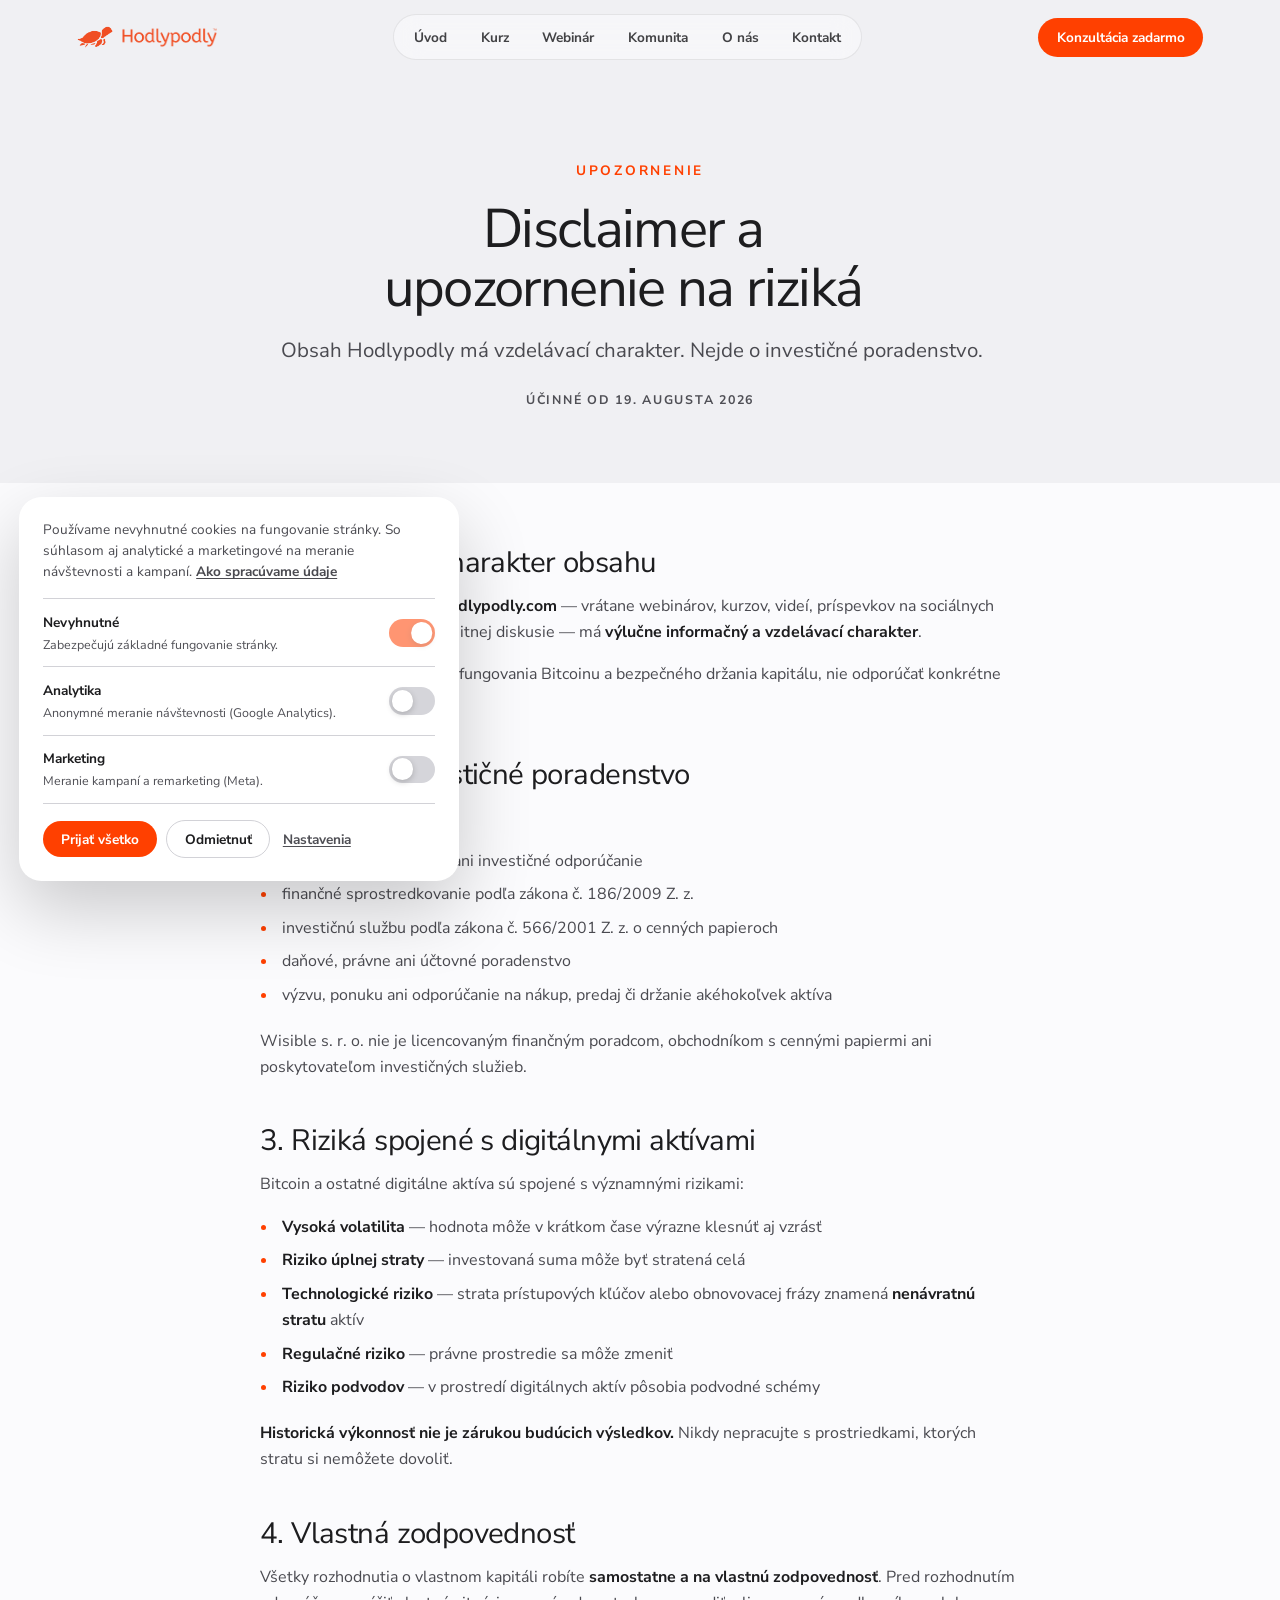
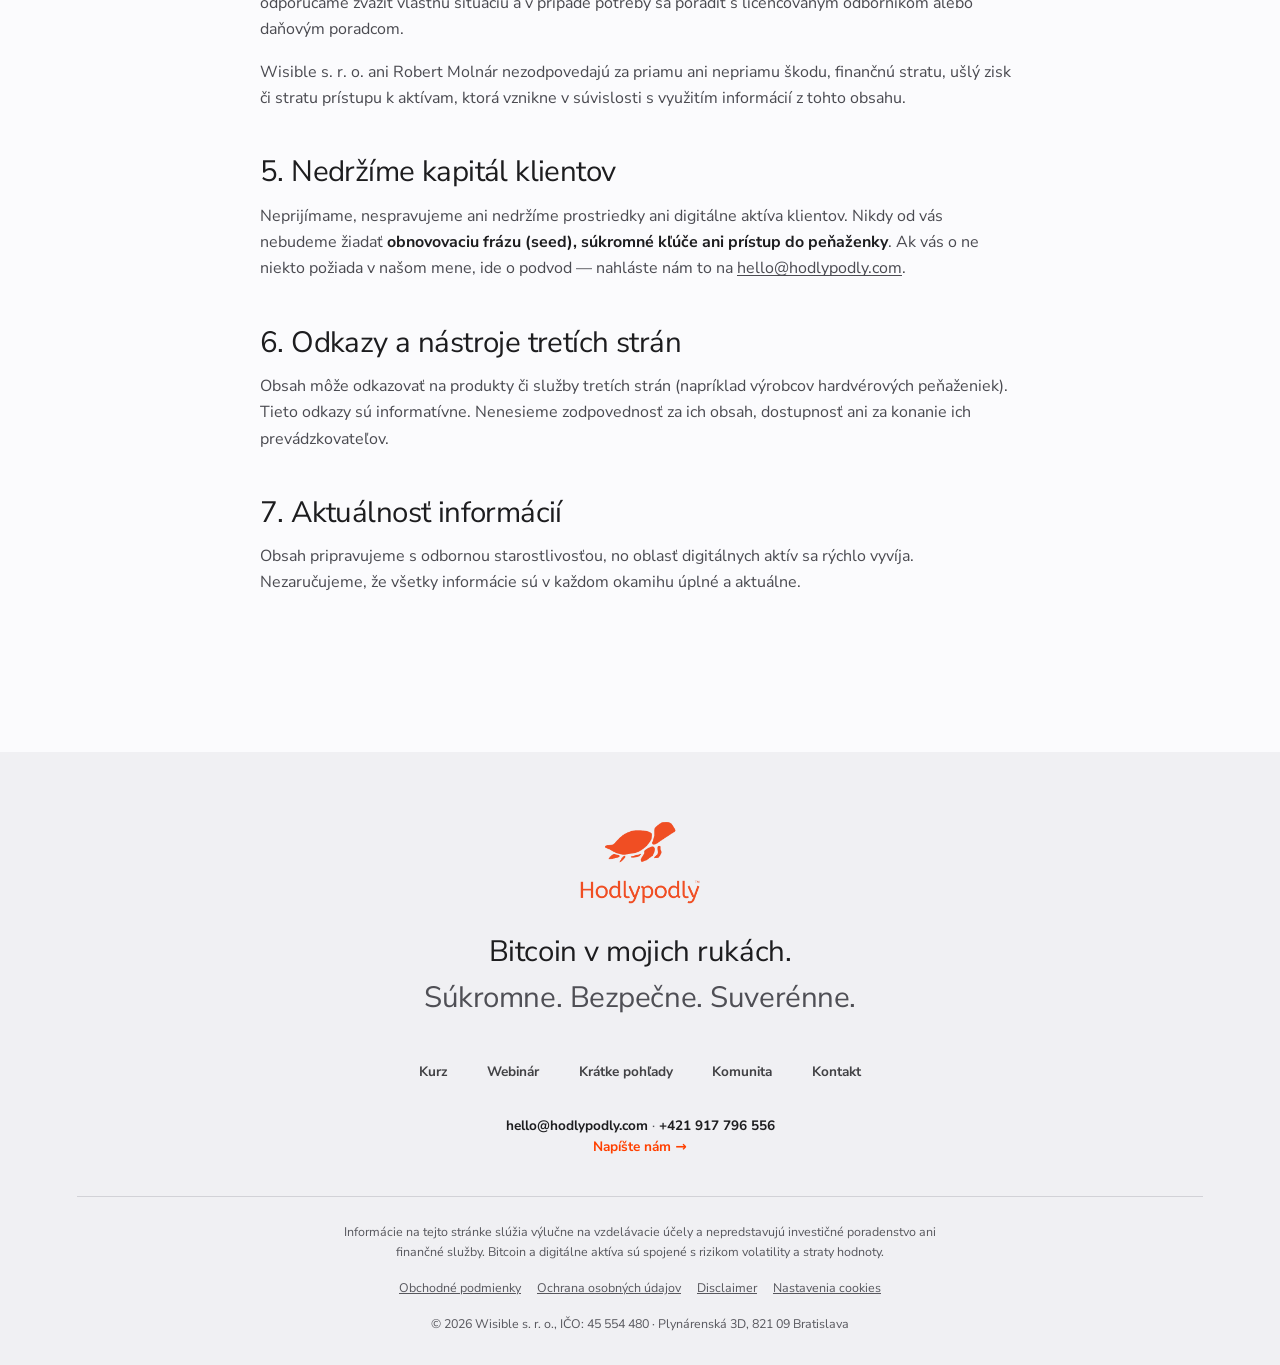
<file: disclaimer.html>
<!DOCTYPE html>
<html lang="sk">
<head>
<meta charset="UTF-8">
<meta name="viewport" content="width=device-width, initial-scale=1.0, viewport-fit=cover">
<title>Disclaimer — Hodlypodly</title>
<meta name="description" content="Upozornenie na riziká. Obsah Hodlypodly má vzdelávací charakter a nie je investičným poradenstvom.">
<meta name="robots" content="noindex,follow">
<meta name="theme-color" content="#fbfbfd">
<link rel="icon" type="image/png" sizes="32x32" href="assets/favicon-32.png">
<link rel="icon" type="image/png" sizes="64x64" href="assets/favicon-64.png">
<link rel="apple-touch-icon" href="assets/apple-touch-icon.png">
<style>
html{background:#fbfbfd}
body{margin:0;background:#fbfbfd;color:#1d1d1f;font-family:"Avenir Next","Avenir","Nunito Sans",-apple-system,"Helvetica Neue",system-ui,sans-serif}
a{color:inherit;text-decoration:none}
img{display:block;max-width:100%}
nav#nav{position:fixed;top:0;left:0;right:0;z-index:60}
</style>
<link rel="stylesheet" href="assets/style.css">
<link rel="preconnect" href="https://fonts.googleapis.com">
<link rel="preconnect" href="https://fonts.gstatic.com" crossorigin>
<link href="https://fonts.googleapis.com/css2?family=Nunito+Sans:wght@400;700&display=swap" rel="stylesheet">
</head>
<body>

<nav id="nav">
  <a class="brand" href="index.html">
    <span style="position:relative;display:inline-flex">
      <img class="turtle w" src="assets/turtle-white.png" alt="">
      <img class="turtle o" src="assets/turtle-orange.png" alt="">
    </span>
    <span style="position:relative;display:inline-flex">
      <img class="wordmark w" src="assets/wordmark-white.png" alt="Hodlypodly">
      <img class="wordmark o" src="assets/wordmark-orange.png" alt="">
    </span>
  </a>
  <div class="navlinks">
    <a href="index.html">Úvod</a>
    <a href="kurz.html">Kurz</a>
    <a href="webinar.html">Webinár</a>
    <a href="index.html#komunita">Komunita</a>
    <a href="index.html#robert">O nás</a>
    <a href="kontakt.html">Kontakt</a>
  </div>
  <a class="nav-cta" href="#" data-modal-open="#consultBack">Konzultácia zadarmo</a>
  <button class="burger" aria-label="Menu" aria-expanded="false"><span></span><span></span><span></span></button>
</nav>

<div class="mobile-menu" id="mobileMenu">
    <a href="index.html" data-mm>Úvod</a>
    <a href="kurz.html" data-mm>Kurz</a>
    <a href="webinar.html" data-mm>Webinár</a>
    <a href="index.html#komunita" data-mm>Komunita</a>
    <a href="index.html#robert" data-mm>O nás</a>
    <a href="kontakt.html" data-mm>Kontakt</a>
    <a class="mm-cta" href="#" data-modal-open="#consultBack" data-mm>Konzultácia zadarmo</a>
</div>

<section class="sec sec--paper" style="padding-top:clamp(8rem,14vw,10rem);padding-bottom:clamp(2.5rem,5vw,3.5rem)">
  <div class="legal center">
    <span class="eyebrow">Upozornenie</span>
    <h1 style="margin-left:0;max-width:22ch">Disclaimer a upozornenie na riziká</h1>
    <p class="lead" style="margin:0">Obsah Hodlypodly má vzdelávací charakter. Nejde o investičné poradenstvo.</p>
    <p class="legal-date">Účinné od 19. augusta 2026</p>
  </div>
</section>

<section class="sec" style="padding-top:clamp(2.5rem,5vw,4rem)">
  <article class="legal">
    <h2>1. Vzdelávací charakter obsahu</h2>
    <p>Všetok obsah na stránke <b>hodlypodly.com</b> — vrátane webinárov, kurzov, videí, príspevkov na sociálnych sieťach, konzultácií a komunitnej diskusie — má <b>výlučne informačný a vzdelávací charakter</b>.</p>
    <p>Cieľom je vysvetliť princípy fungovania Bitcoinu a bezpečného držania kapitálu, nie odporúčať konkrétne investičné rozhodnutia.</p>

    <h2>2. Nejde o investičné poradenstvo</h2>
    <p>Obsah <b>nepredstavuje</b>:</p>
    <ul>
      <li>investičné poradenstvo ani investičné odporúčanie</li>
      <li>finančné sprostredkovanie podľa zákona č. 186/2009 Z. z.</li>
      <li>investičnú službu podľa zákona č. 566/2001 Z. z. o cenných papieroch</li>
      <li>daňové, právne ani účtovné poradenstvo</li>
      <li>výzvu, ponuku ani odporúčanie na nákup, predaj či držanie akéhokoľvek aktíva</li>
    </ul>
    <p>Wisible s. r. o. nie je licencovaným finančným poradcom, obchodníkom s cennými papiermi ani poskytovateľom investičných služieb.</p>

    <h2>3. Riziká spojené s digitálnymi aktívami</h2>
    <p>Bitcoin a ostatné digitálne aktíva sú spojené s významnými rizikami:</p>
    <ul>
      <li><b>Vysoká volatilita</b> — hodnota môže v krátkom čase výrazne klesnúť aj vzrásť</li>
      <li><b>Riziko úplnej straty</b> — investovaná suma môže byť stratená celá</li>
      <li><b>Technologické riziko</b> — strata prístupových kľúčov alebo obnovovacej frázy znamená <b>nenávratnú stratu</b> aktív</li>
      <li><b>Regulačné riziko</b> — právne prostredie sa môže zmeniť</li>
      <li><b>Riziko podvodov</b> — v prostredí digitálnych aktív pôsobia podvodné schémy</li>
    </ul>
    <p><b>Historická výkonnosť nie je zárukou budúcich výsledkov.</b> Nikdy nepracujte s prostriedkami, ktorých stratu si nemôžete dovoliť.</p>

    <h2>4. Vlastná zodpovednosť</h2>
    <p>Všetky rozhodnutia o vlastnom kapitáli robíte <b>samostatne a na vlastnú zodpovednosť</b>. Pred rozhodnutím odporúčame zvážiť vlastnú situáciu a v prípade potreby sa poradiť s licencovaným odborníkom alebo daňovým poradcom.</p>
    <p>Wisible s. r. o. ani Robert Molnár nezodpovedajú za priamu ani nepriamu škodu, finančnú stratu, ušlý zisk či stratu prístupu k aktívam, ktorá vznikne v súvislosti s využitím informácií z tohto obsahu.</p>

    <h2>5. Nedržíme kapitál klientov</h2>
    <p>Neprijímame, nespravujeme ani nedržíme prostriedky ani digitálne aktíva klientov. Nikdy od vás nebudeme žiadať <b>obnovovaciu frázu (seed), súkromné kľúče ani prístup do peňaženky</b>. Ak vás o ne niekto požiada v našom mene, ide o podvod — nahláste nám to na <a href="mailto:hello@hodlypodly.com">hello@hodlypodly.com</a>.</p>

    <h2>6. Odkazy a nástroje tretích strán</h2>
    <p>Obsah môže odkazovať na produkty či služby tretích strán (napríklad výrobcov hardvérových peňaženiek). Tieto odkazy sú informatívne. Nenesieme zodpovednosť za ich obsah, dostupnosť ani za konanie ich prevádzkovateľov.</p>

    <h2>7. Aktuálnosť informácií</h2>
    <p>Obsah pripravujeme s odbornou starostlivosťou, no oblasť digitálnych aktív sa rýchlo vyvíja. Nezaručujeme, že všetky informácie sú v každom okamihu úplné a aktuálne.</p>
  </article>
</section>

<footer>
  <div class="foot-logo">
    <img class="turtle" src="assets/turtle-orange.png" alt="">
    <img class="wordmark" src="assets/wordmark-orange.png" alt="Hodlypodly">
  </div>
  <p class="foot-claim">Bitcoin v mojich rukách.<br><span class="thin">Súkromne. Bezpečne. Suverénne.</span></p>
  <div class="foot-nav">
    <a href="kurz.html">Kurz</a>
    <a href="webinar.html">Webinár</a>
    <a href="index.html#pohlady">Krátke pohľady</a>
    <a href="index.html#komunita">Komunita</a>
    <a href="kontakt.html">Kontakt</a>
  </div>
  <p class="foot-contact">
    <a href="mailto:hello@hodlypodly.com">hello@hodlypodly.com</a> · <a href="tel:+421917796556">+421 917 796 556</a><br>
    <a class="cta" href="kontakt.html">Napíšte nám →</a>
  </p>
  <div class="foot-legal">
    <p class="disc">Informácie na tejto stránke slúžia výlučne na vzdelávacie účely a nepredstavujú investičné poradenstvo ani finančné služby. Bitcoin a digitálne aktíva sú spojené s rizikom volatility a straty hodnoty.</p>
    <p class="flinks"><a href="obchodne-podmienky.html">Obchodné podmienky</a><a href="ochrana-osobnych-udajov.html">Ochrana osobných údajov</a><a href="disclaimer.html">Disclaimer</a><a href="#" data-cookie-settings>Nastavenia cookies</a></p>
    <p>© 2026 Wisible s. r. o., IČO: 45 554 480 · Plynárenská 3D, 821 09 Bratislava</p>
  </div>
</footer>

<!-- ======== MODAL · KONZULTÁCIA ======== -->
<div class="modal-back" id="consultBack" style="display:none" role="dialog" aria-modal="true" aria-label="Bezplatná konzultácia">
  <div class="modal">
    <button class="modal-x" aria-label="Zavrieť">✕</button>
    <form name="konzultacia" method="POST" data-netlify="true" netlify-honeypot="bot-field">
      <input type="hidden" name="form-name" value="konzultacia">
      <input type="hidden" name="subject" value="Hodlypodly web - Konzultácia - Form">
      <p style="display:none"><label>Nevypĺňajte: <input name="bot-field"></label></p>
      <h3>Úvodná konzultácia <span class="grad">zadarmo</span></h3>
      <p class="mnote">20 minút, telefonicky alebo online. <b>Zorientujeme sa vo vašej situácii</b> a poviete si, či vám vieme pomôcť. Nezáväzne.</p>
      <div class="mrow">
        <div>
          <label for="k-name">Meno</label>
          <input id="k-name" name="meno" type="text" placeholder="Vaše meno" required>
        </div>
        <div>
          <label for="k-tel">Telefón <span style="font-weight:400;color:var(--gray)">(nepovinné)</span></label>
          <input id="k-tel" name="telefon" type="tel" placeholder="+421 …">
        </div>
      </div>
      <label for="k-mail">E-mail</label>
      <input id="k-mail" name="email" type="email" placeholder="vas@email.sk" required>
      <label for="k-msg">Čomu sa chcete venovať? <span style="font-weight:400;color:var(--gray)">(nepovinné)</span></label>
      <textarea id="k-msg" name="poznamka" placeholder="Napr. mám Bitcoin na burze a neviem, či je to bezpečné…" style="min-height:80px"></textarea>
      <button class="btn" type="submit">Mám záujem o konzultáciu →</button>
      <p class="gdpr">Odoslaním súhlasíte so spracovaním údajov na účel dohodnutia konzultácie. Ozveme sa vám a dohodneme termín. <a href="ochrana-osobnych-udajov.html" style="text-decoration:underline;text-underline-offset:2px">Ako spracúvame údaje</a></p>
    </form>
    <div class="success">
      <div class="big-check">✓</div>
      <h3>Ďakujeme!</h3>
      <p class="mnote" style="margin-bottom:0">Ozveme sa vám čo najskôr a dohodneme termín konzultácie.</p>
    </div>
  </div>
</div>



<script src="assets/consent.js" defer></script>
<script src="assets/app.js"></script>
</body>
</html>
</file>
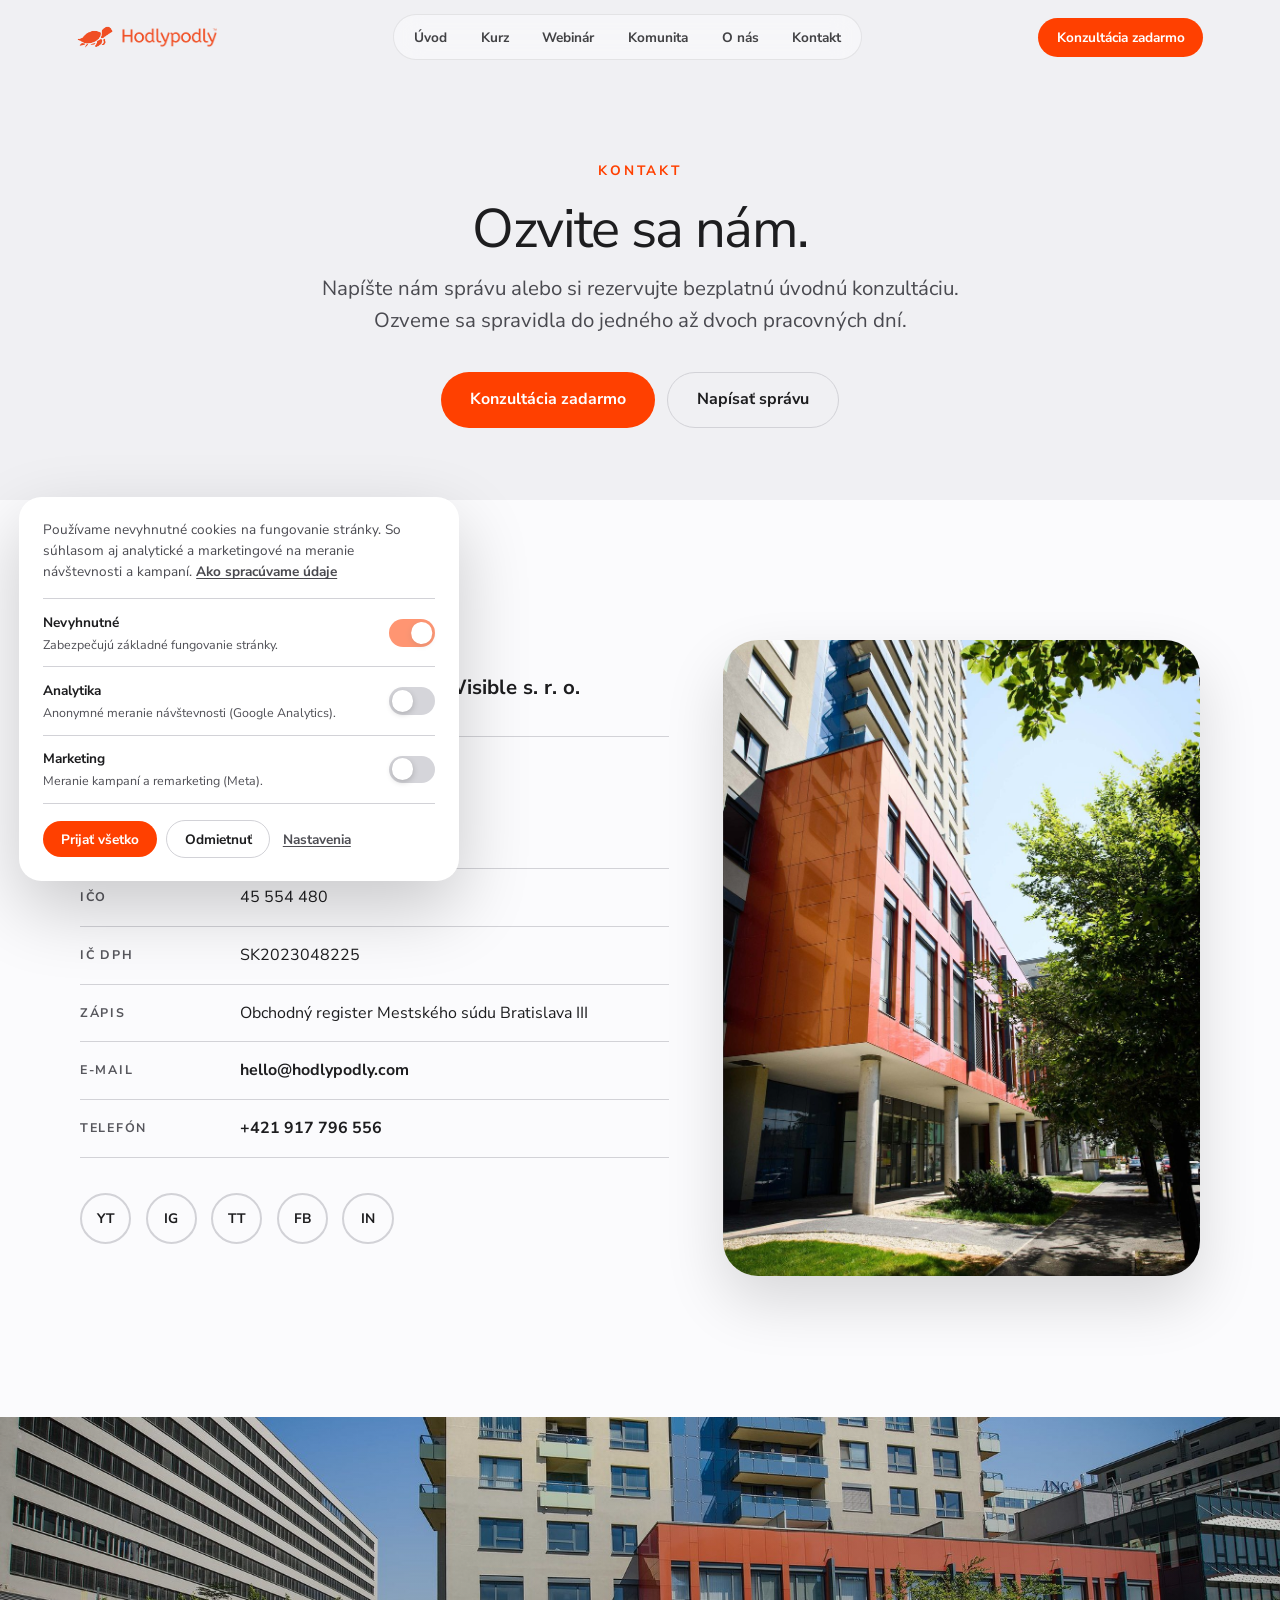
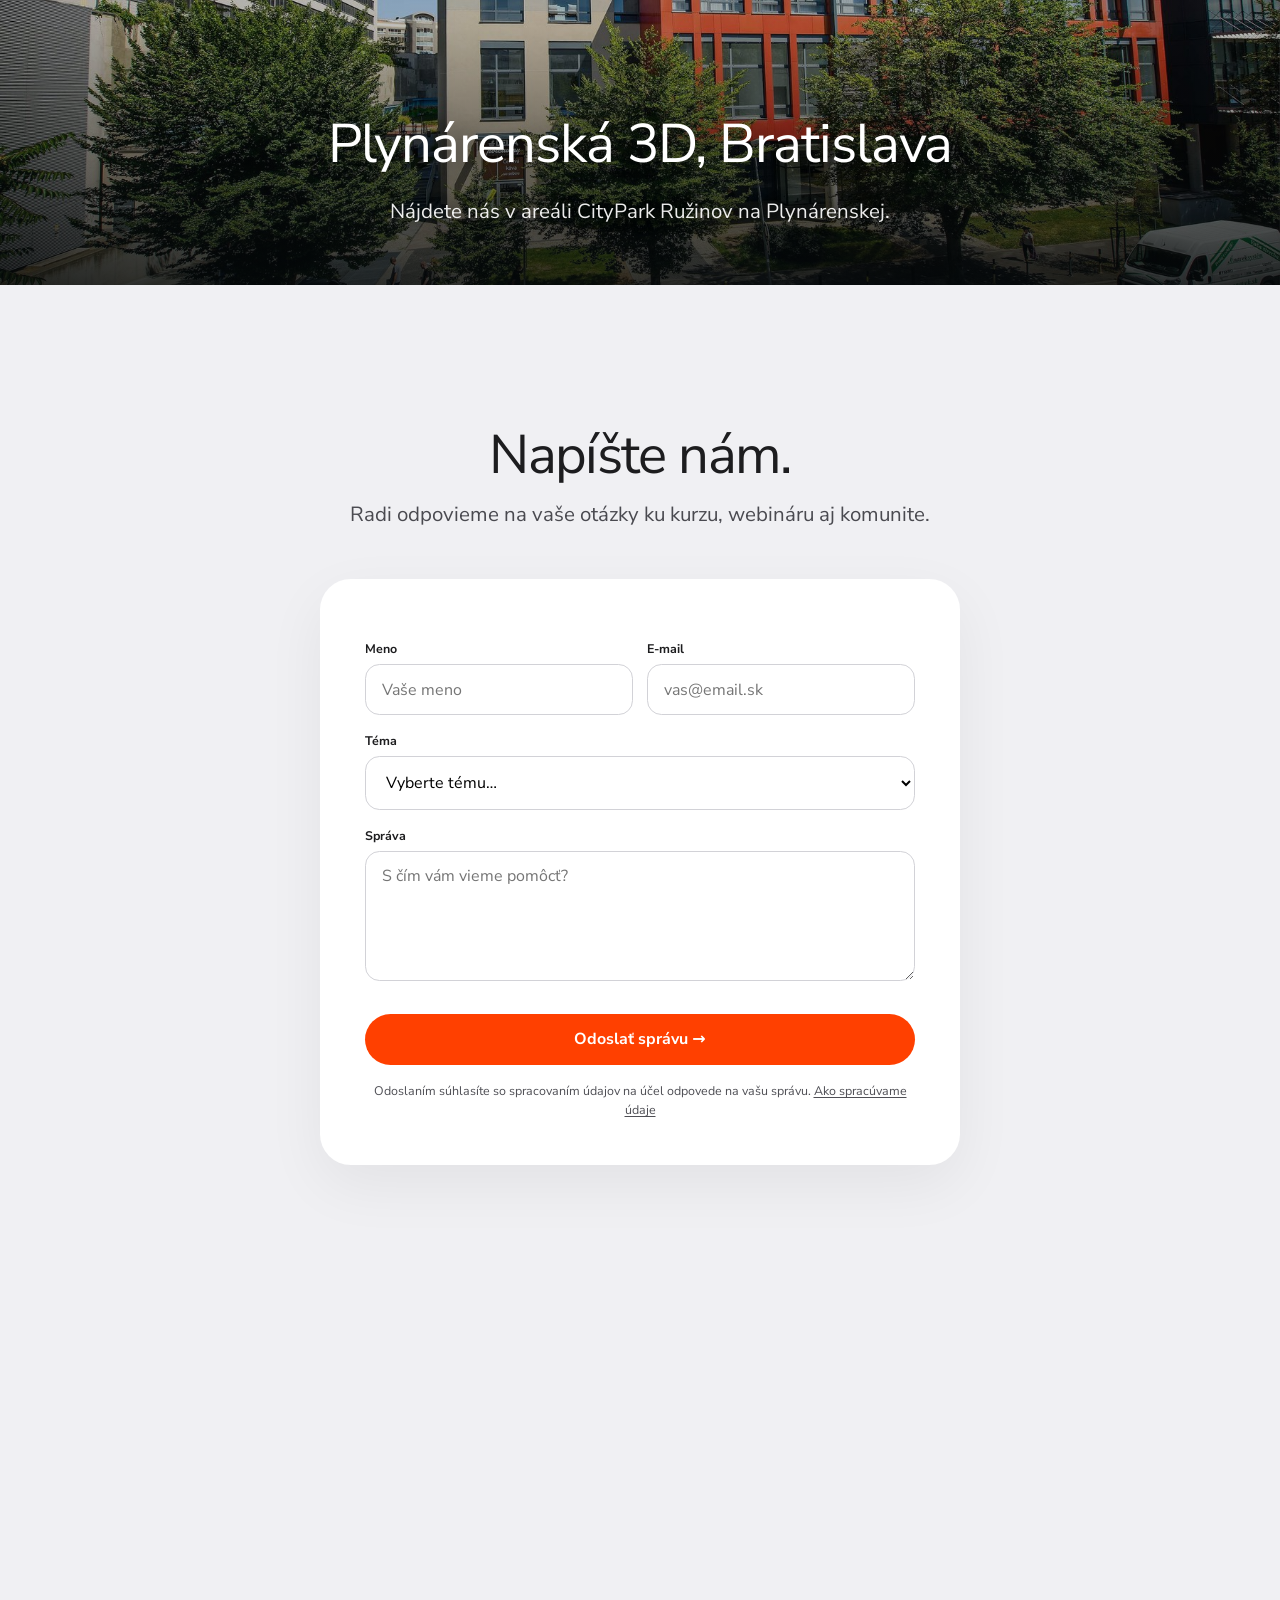
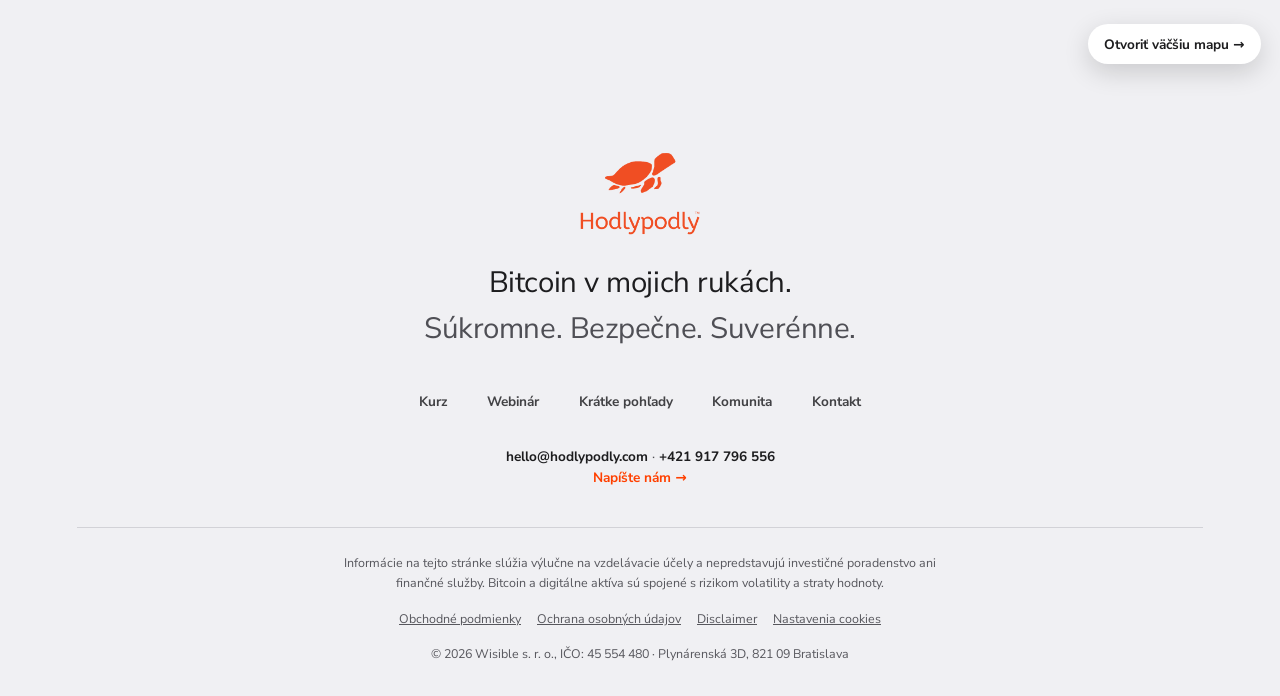
<file: kontakt.html>
<!DOCTYPE html>
<html lang="sk">
<head>
<meta charset="UTF-8">
<meta name="viewport" content="width=device-width, initial-scale=1.0, viewport-fit=cover">
<title>Kontakt — Hodlypodly</title>
<meta name="description" content="Kontakt na Hodlypodly. Hodlypodly je značka vlastnená firmou Wisible s. r. o., Plynárenská 3D, 821 09 Bratislava.">
<meta name="theme-color" content="#f0f0f3">
<link rel="icon" type="image/png" sizes="32x32" href="assets/favicon-32.png">
<link rel="icon" type="image/png" sizes="64x64" href="assets/favicon-64.png">
<link rel="apple-touch-icon" href="assets/apple-touch-icon.png">
<style>
/* critical: okamzity paint bez FOUC */
html{background:#fbfbfd}
body{margin:0;background:#fbfbfd;color:#1d1d1f;font-family:"Avenir Next","Avenir","Nunito Sans",-apple-system,"Helvetica Neue",system-ui,sans-serif}
a{color:inherit;text-decoration:none}
img,video{display:block;max-width:100%}
nav#nav{position:fixed;top:0;left:0;right:0;z-index:60}
</style>
<link rel="stylesheet" href="assets/style.css">
<link rel="preconnect" href="https://fonts.googleapis.com">
<link rel="preconnect" href="https://fonts.gstatic.com" crossorigin>
<link href="https://fonts.googleapis.com/css2?family=Nunito+Sans:wght@400;700&display=swap" rel="stylesheet">
</head>
<body>

<nav id="nav">
  <a class="brand" href="index.html">
    <span style="position:relative;display:inline-flex">
      <img class="turtle w" src="assets/turtle-white.png" alt="">
      <img class="turtle o" src="assets/turtle-orange.png" alt="">
    </span>
    <span style="position:relative;display:inline-flex">
      <img class="wordmark w" src="assets/wordmark-white.png" alt="Hodlypodly">
      <img class="wordmark o" src="assets/wordmark-orange.png" alt="">
    </span>
  </a>
  <div class="navlinks">
    <a href="index.html">Úvod</a>
    <a href="kurz.html">Kurz</a>
    <a href="webinar.html">Webinár</a>
    <a href="index.html#komunita">Komunita</a>
    <a href="index.html#robert">O nás</a>
    <a href="kontakt.html">Kontakt</a>
  </div>
  <a class="nav-cta" href="#" data-modal-open="#consultBack">Konzultácia zadarmo</a>
  <button class="burger" aria-label="Menu" aria-expanded="false"><span></span><span></span><span></span></button>
</nav>

<div class="mobile-menu" id="mobileMenu">
    <a href="index.html" data-mm>Úvod</a>
    <a href="kurz.html" data-mm>Kurz</a>
    <a href="webinar.html" data-mm>Webinár</a>
    <a href="index.html#komunita" data-mm>Komunita</a>
    <a href="index.html#robert" data-mm>O nás</a>
    <a href="kontakt.html" data-mm>Kontakt</a>
    <a class="mm-cta" href="#" data-modal-open="#consultBack" data-mm>Konzultácia zadarmo</a>
</div>

<!-- ======== HERO ======== -->
<section class="sec sec--paper" style="padding-top:clamp(8rem,14vw,10rem);padding-bottom:clamp(3rem,6vw,4.5rem)">
  <div class="narrow center">
    <span class="eyebrow rv">Kontakt</span>
    <h1 class="rv" style="max-width:22ch">Ozvite sa nám.</h1>
    <p class="lead rv rv-d1">Napíšte nám správu alebo si rezervujte bezplatnú úvodnú konzultáciu. Ozveme sa spravidla do jedného až dvoch pracovných dní.</p>
    <div class="rv rv-d2" style="margin-top:2.2rem;display:flex;gap:.8rem;justify-content:center;flex-wrap:wrap">
      <a class="btn" href="#" data-modal-open="#consultBack">Konzultácia zadarmo</a>
      <a class="btn btn-ghost" href="#napiste">Napísať správu</a>
    </div>
  </div>
</section>

<!-- ======== ÚDAJE + FOTKA ======== -->
<section class="sec">
  <div class="narrow community-grid" style="align-items:center">
    <div class="rv">
      <p class="lead" style="margin:0 0 2rem;max-width:44ch"><b>Hodlypodly</b> je značka vlastnená firmou <b>Wisible s. r. o.</b></p>

      <div class="cinfo">
        <div class="cinfo-row">
          <span class="cinfo-l">Spoločnosť</span>
          <span class="cinfo-v">Wisible s. r. o.<br>Plynárenská 3D<br>821 09 Bratislava<br>Slovenská republika</span>
        </div>
        <div class="cinfo-row">
          <span class="cinfo-l">IČO</span>
          <span class="cinfo-v">45 554 480</span>
        </div>
        <div class="cinfo-row">
          <span class="cinfo-l">IČ DPH</span>
          <span class="cinfo-v">SK2023048225</span>
        </div>
        <div class="cinfo-row">
          <span class="cinfo-l">Zápis</span>
          <span class="cinfo-v">Obchodný register Mestského súdu Bratislava III</span>
        </div>
        <div class="cinfo-row">
          <span class="cinfo-l">E-mail</span>
          <span class="cinfo-v"><a href="mailto:hello@hodlypodly.com" class="clink">hello@hodlypodly.com</a></span>
        </div>
        <div class="cinfo-row">
          <span class="cinfo-l">Telefón</span>
          <span class="cinfo-v"><a href="tel:+421917796556" class="clink">+421 917 796 556</a></span>
        </div>
      </div>

      <div class="socials socials--row" style="justify-content:flex-start;margin-top:2.2rem">
        <a href="https://www.youtube.com/@hodlypodly" target="_blank" rel="noopener" aria-label="YouTube">YT</a>
        <a href="https://www.instagram.com/hodlypodly/" target="_blank" rel="noopener" aria-label="Instagram">IG</a>
        <a href="https://www.tiktok.com/@hodlypodly" target="_blank" rel="noopener" aria-label="TikTok">TT</a>
        <a href="https://www.facebook.com/hodlypodly" target="_blank" rel="noopener" aria-label="Facebook">FB</a>
        <a href="https://www.linkedin.com/in/molnar-robert/" target="_blank" rel="noopener" aria-label="LinkedIn">IN</a>
      </div>
    </div>

    <div class="community-card rv rv-d1" style="aspect-ratio:3/4">
      <img src="assets/budova-detail.jpg" alt="Budova Plynárenská 3D, Bratislava" loading="lazy">
    </div>
  </div>
</section>

<!-- ======== BAND · BUDOVA ======== -->
<div class="band rv">
  <img src="assets/budova.jpg" alt="Plynárenská 3D, Bratislava" loading="lazy">
  <div class="veil"></div>
  <div class="bcap">
    <p class="bt">Plynárenská 3D, Bratislava</p>
    <p class="bs">Nájdete nás v areáli CityPark Ružinov na Plynárenskej.</p>
  </div>
</div>

<!-- ======== FORMULÁR ======== -->
<section class="sec sec--paper" id="napiste">
  <div class="narrow center rv">
    <h2>Napíšte nám.</h2>
    <p class="lead">Radi odpovieme na vaše otázky ku kurzu, webináru aj komunite.</p>
  </div>
  <div class="cform rv rv-d1">
    <form name="kontakt" method="POST" data-netlify="true" netlify-honeypot="bot-field">
      <input type="hidden" name="form-name" value="kontakt">
      <input type="hidden" name="subject" value="Hodlypodly web - Napíšte nám - Form">
      <p style="display:none"><label>Nevypĺňajte: <input name="bot-field"></label></p>
      <div class="mrow">
        <div>
          <label for="p-name">Meno</label>
          <input id="p-name" name="meno" type="text" placeholder="Vaše meno" required>
        </div>
        <div>
          <label for="p-mail">E-mail</label>
          <input id="p-mail" name="email" type="email" placeholder="vas@email.sk" required>
        </div>
      </div>
      <label for="p-topic">Téma</label>
      <select id="p-topic" name="tema" required>
        <option value="">Vyberte tému…</option>
        <option>Otázka ku kurzu</option>
        <option>Webinár</option>
        <option>Konzultácia 1:1</option>
        <option>Komunita</option>
        <option>Iné</option>
      </select>
      <label for="p-msg">Správa</label>
      <textarea id="p-msg" name="sprava" placeholder="S čím vám vieme pomôcť?" required></textarea>
      <button class="btn" type="submit">Odoslať správu →</button>
      <p class="gdpr">Odoslaním súhlasíte so spracovaním údajov na účel odpovede na vašu správu. <a href="ochrana-osobnych-udajov.html" style="text-decoration:underline;text-underline-offset:2px">Ako spracúvame údaje</a></p>
    </form>
    <div class="success">
      <div class="big-check">✓</div>
      <h3>Správa odoslaná!</h3>
      <p class="mnote" style="margin-bottom:0">Ďakujeme, ozveme sa vám čo najskôr.</p>
    </div>
  </div>
</section>

<!-- ======== MAPA ======== -->
<div class="mapwrap rv">
  <iframe title="Mapa: Plynárenská 3D, Bratislava" loading="lazy"
    src="https://www.openstreetmap.org/export/embed.html?bbox=17.1366%2C48.1425%2C17.1487%2C48.1505&amp;layer=mapnik&amp;marker=48.1464541%2C17.1426349"></iframe>
  <a class="maplink" href="https://www.openstreetmap.org/?mlat=48.1464541&amp;mlon=17.1426349#map=17/48.14645/17.14263" target="_blank" rel="noopener">Otvoriť väčšiu mapu →</a>
</div>

<!-- ======== FOOTER ======== -->
<footer id="kontakt">
  <div class="foot-logo">
    <img class="turtle" src="assets/turtle-orange.png" alt="">
    <img class="wordmark" src="assets/wordmark-orange.png" alt="Hodlypodly">
  </div>
  <p class="foot-claim">Bitcoin v mojich rukách.<br><span class="thin">Súkromne. Bezpečne. Suverénne.</span></p>
  <div class="foot-nav">
    <a href="kurz.html">Kurz</a>
    <a href="webinar.html">Webinár</a>
    <a href="index.html#pohlady">Krátke pohľady</a>
    <a href="index.html#komunita">Komunita</a>
    <a href="kontakt.html">Kontakt</a>
  </div>
  <p class="foot-contact">
    <a href="mailto:hello@hodlypodly.com">hello@hodlypodly.com</a> · <a href="tel:+421917796556">+421 917 796 556</a><br>
    <a class="cta" href="kontakt.html">Napíšte nám →</a>
  </p>
  <div class="foot-legal">
    <p class="disc">Informácie na tejto stránke slúžia výlučne na vzdelávacie účely a nepredstavujú investičné poradenstvo ani finančné služby. Bitcoin a digitálne aktíva sú spojené s rizikom volatility a straty hodnoty.</p>
    <p class="flinks"><a href="obchodne-podmienky.html">Obchodné podmienky</a><a href="ochrana-osobnych-udajov.html">Ochrana osobných údajov</a><a href="disclaimer.html">Disclaimer</a><a href="#" data-cookie-settings>Nastavenia cookies</a></p>
    <p>© 2026 Wisible s. r. o., IČO: 45 554 480 · Plynárenská 3D, 821 09 Bratislava</p>
  </div>
</footer>

<!-- ======== MODAL · OBJEDNÁVKA KURZU ======== -->
<div class="modal-back" id="orderBack" style="display:none" role="dialog" aria-modal="true" aria-label="Objednávka kurzu">
  <div class="modal">
    <button class="modal-x" aria-label="Zavrieť">✕</button>
    <form name="objednavka" method="POST" data-netlify="true" netlify-honeypot="bot-field">
      <input type="hidden" name="form-name" value="objednavka">
      <input type="hidden" name="subject" value="Hodlypodly web - Objednávka kurzu &quot;Bitcoin od nuly&quot; - Form">
      <p style="display:none"><label>Nevypĺňajte: <input name="bot-field"></label></p>
      <h3>Kurz <span class="grad">Bitcoin od nuly</span><br>v predpredaji</h3>
      <p class="mnote">Zvýhodnená predpredajová cena <b>159 € s DPH</b> namiesto plnej ceny 239 € s DPH. Zašleme vám faktúru a prístup získate hneď po dokončení kurzu.</p>

      <div class="mrow">
        <div>
          <label for="o-name">Meno a priezvisko</label>
          <input id="o-name" name="meno" type="text" placeholder="Vaše meno" required>
        </div>
        <div>
          <label for="o-mail">E-mail</label>
          <input id="o-mail" name="email" type="email" placeholder="vas@email.sk" required>
        </div>
      </div>

      <label for="o-tel">Telefón <span style="font-weight:400;color:var(--gray)">(nepovinné)</span></label>
      <input id="o-tel" name="telefon" type="tel" placeholder="+421 …">

      <label for="o-note">Fakturačné údaje alebo poznámka <span style="font-weight:400;color:var(--gray)">(nepovinné)</span></label>
      <textarea id="o-note" name="poznamka" placeholder="Ak chcete faktúru na firmu, uveďte údaje…" style="min-height:80px"></textarea>

      <button class="btn" type="submit">Záväzne objednať za 159 €</button>
      <p class="gdpr">Po odoslaní vám zašleme faktúru e-mailom. Prístup ku kurzu získate hneď po jeho dokončení. <a href="ochrana-osobnych-udajov.html" style="text-decoration:underline;text-underline-offset:2px">Ako spracúvame údaje</a></p>
    </form>
    <div class="success">
      <div class="big-check">✓</div>
      <h3>Ďakujeme za objednávku!</h3>
      <p class="mnote" style="margin-bottom:0">Faktúru a ďalšie informácie vám pošleme e-mailom.</p>
    </div>
  </div>
</div>
<!-- ======== MODAL · KONZULTÁCIA ======== -->
<div class="modal-back" id="consultBack" style="display:none" role="dialog" aria-modal="true" aria-label="Bezplatná konzultácia">
  <div class="modal">
    <button class="modal-x" aria-label="Zavrieť">✕</button>
    <form name="konzultacia" method="POST" data-netlify="true" netlify-honeypot="bot-field">
      <input type="hidden" name="form-name" value="konzultacia">
      <input type="hidden" name="subject" value="Hodlypodly web - Konzultácia - Form">
      <p style="display:none"><label>Nevypĺňajte: <input name="bot-field"></label></p>
      <h3>Úvodná konzultácia <span class="grad">zadarmo</span></h3>
      <p class="mnote">20 minút, telefonicky alebo online. <b>Zorientujeme sa vo vašej situácii</b> a poviete si, či vám vieme pomôcť. Nezáväzne.</p>

      <div class="mrow">
        <div>
          <label for="k-name">Meno</label>
          <input id="k-name" name="meno" type="text" placeholder="Vaše meno" required>
        </div>
        <div>
          <label for="k-tel">Telefón <span style="font-weight:400;color:var(--gray)">(nepovinné)</span></label>
          <input id="k-tel" name="telefon" type="tel" placeholder="+421 …">
        </div>
      </div>

      <label for="k-mail">E-mail</label>
      <input id="k-mail" name="email" type="email" placeholder="vas@email.sk" required>

      <label for="k-msg">Čomu sa chcete venovať? <span style="font-weight:400;color:var(--gray)">(nepovinné)</span></label>
      <textarea id="k-msg" name="poznamka" placeholder="Napr. mám Bitcoin na burze a neviem, či je to bezpečné…" style="min-height:80px"></textarea>

      <button class="btn" type="submit">Mám záujem o konzultáciu →</button>
      <p class="gdpr">Odoslaním súhlasíte so spracovaním údajov na účel dohodnutia konzultácie. Ozveme sa vám a dohodneme termín. <a href="ochrana-osobnych-udajov.html" style="text-decoration:underline;text-underline-offset:2px">Ako spracúvame údaje</a></p>
    </form>
    <div class="success">
      <div class="big-check">✓</div>
      <h3>Ďakujeme!</h3>
      <p class="mnote" style="margin-bottom:0">Ozveme sa vám čo najskôr a dohodneme termín konzultácie.</p>
    </div>
  </div>
</div>



<script src="assets/consent.js" defer></script>
<script src="assets/app.js"></script>
</body>
</html>
</file>
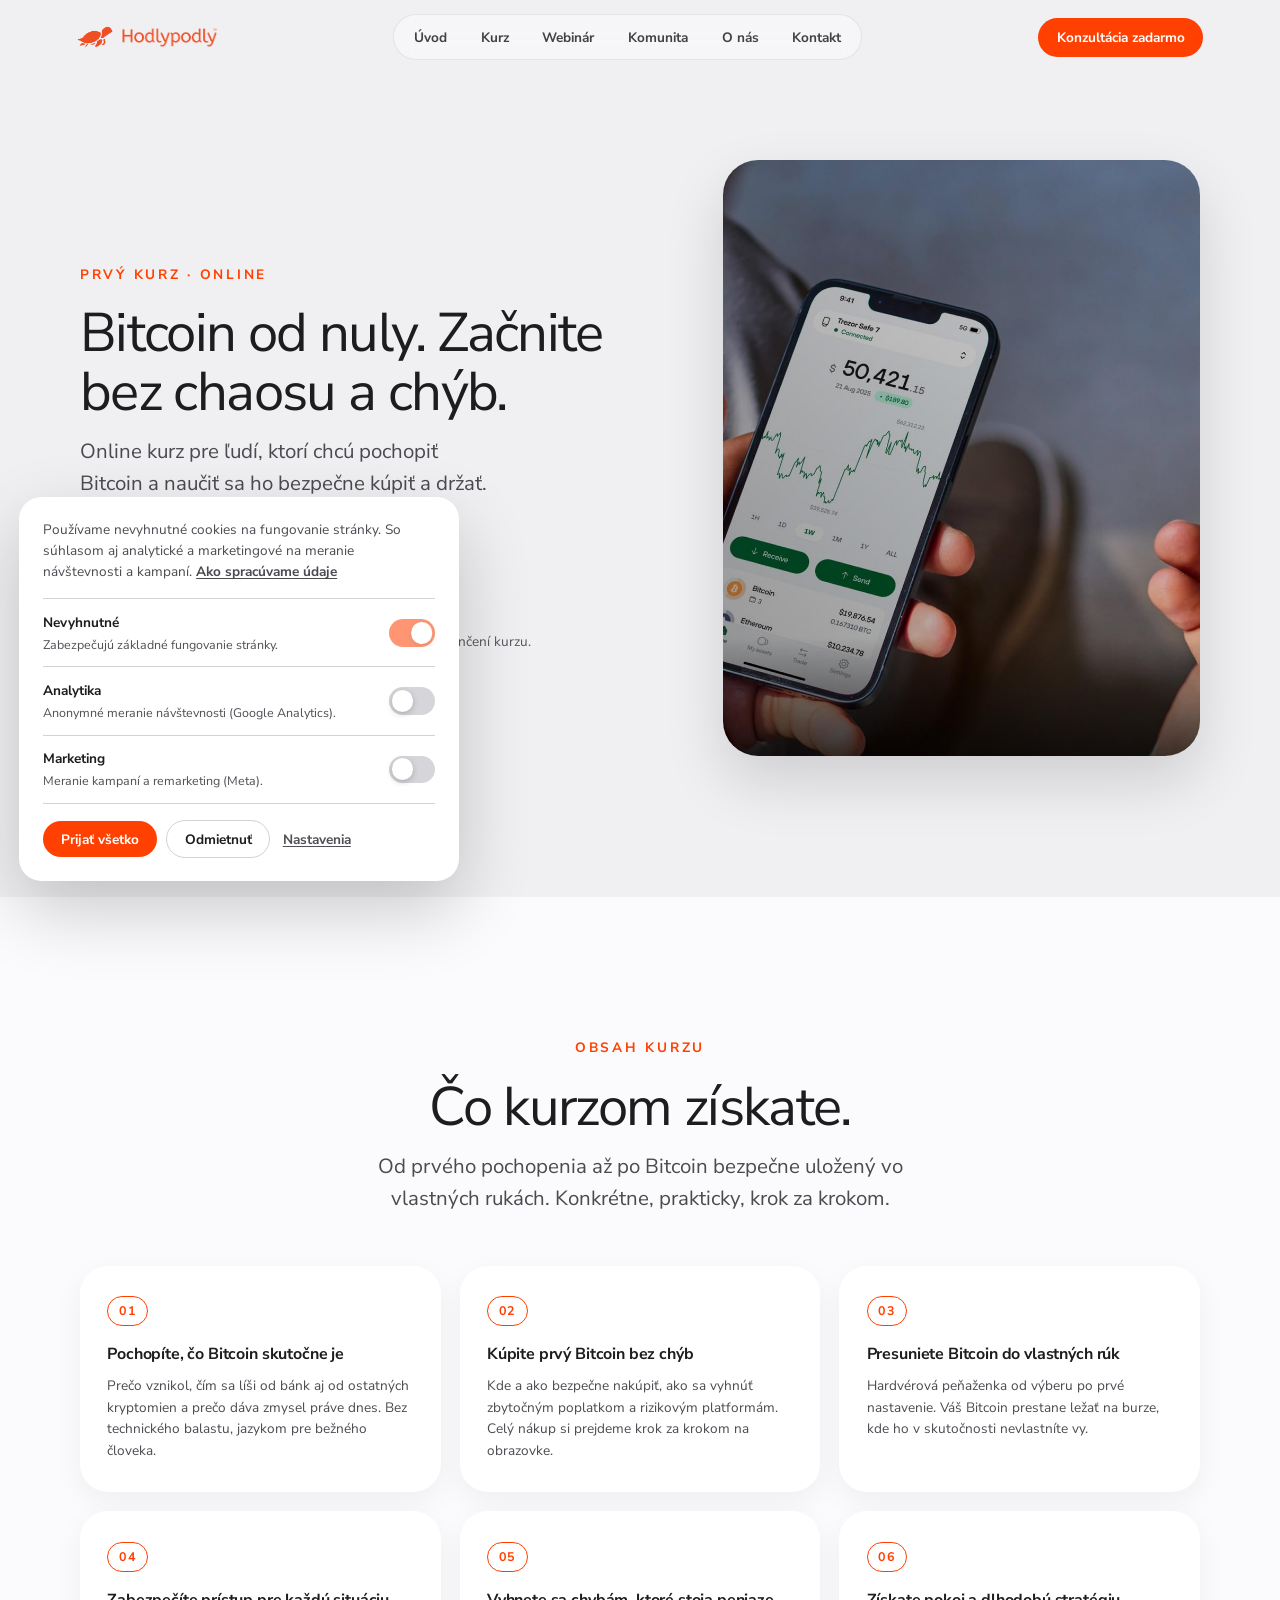
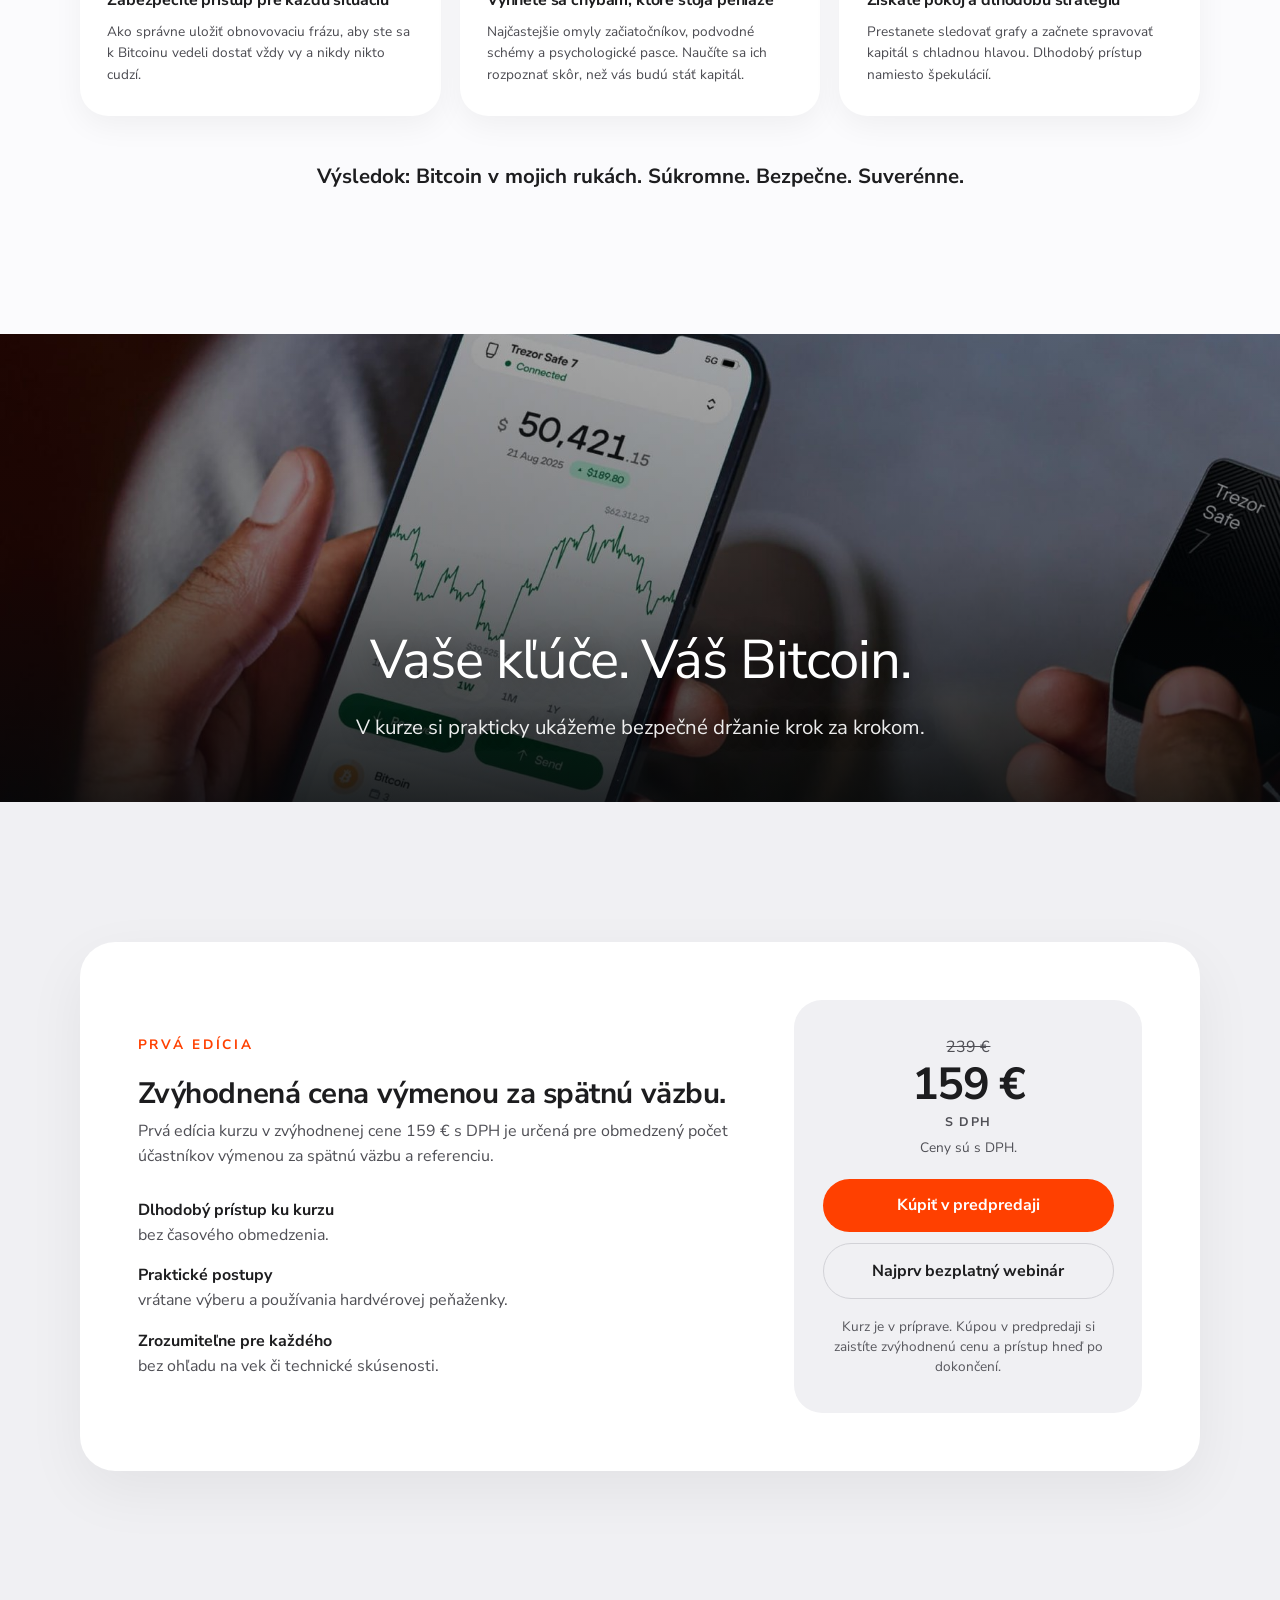
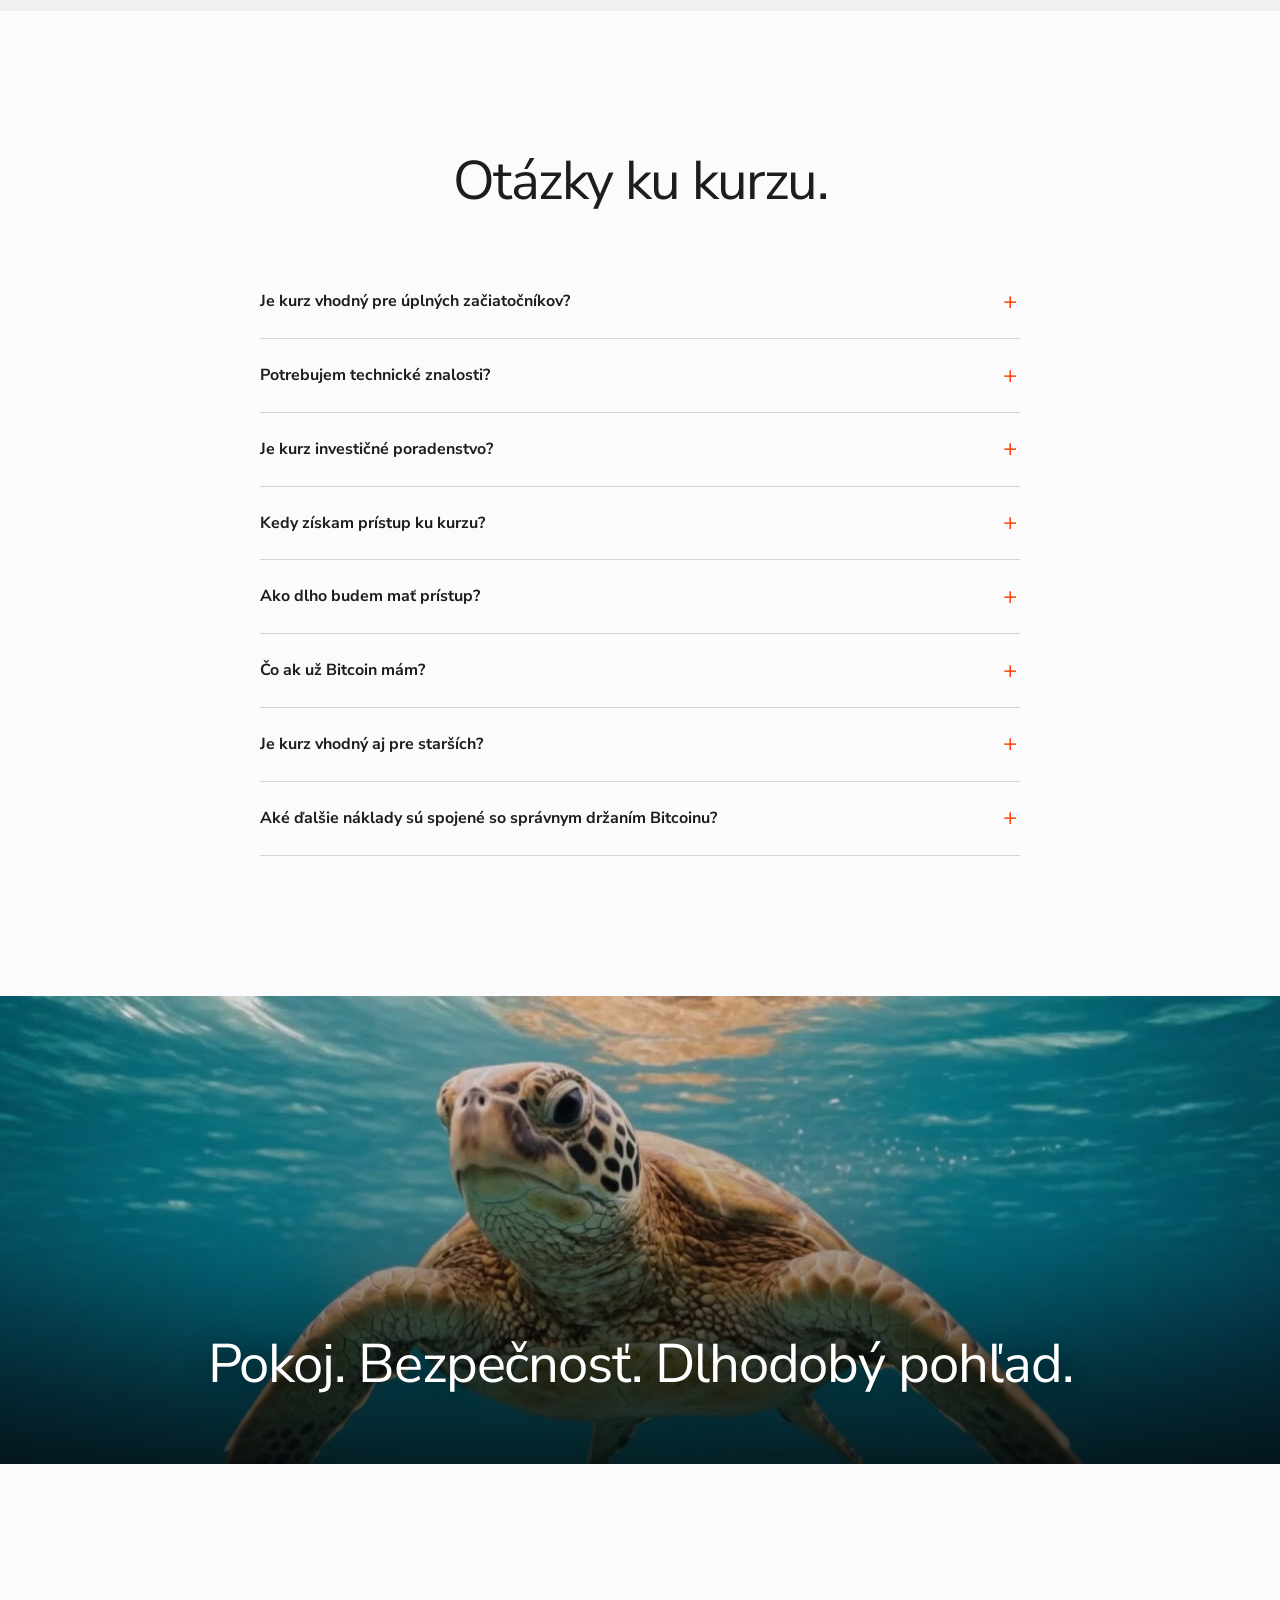
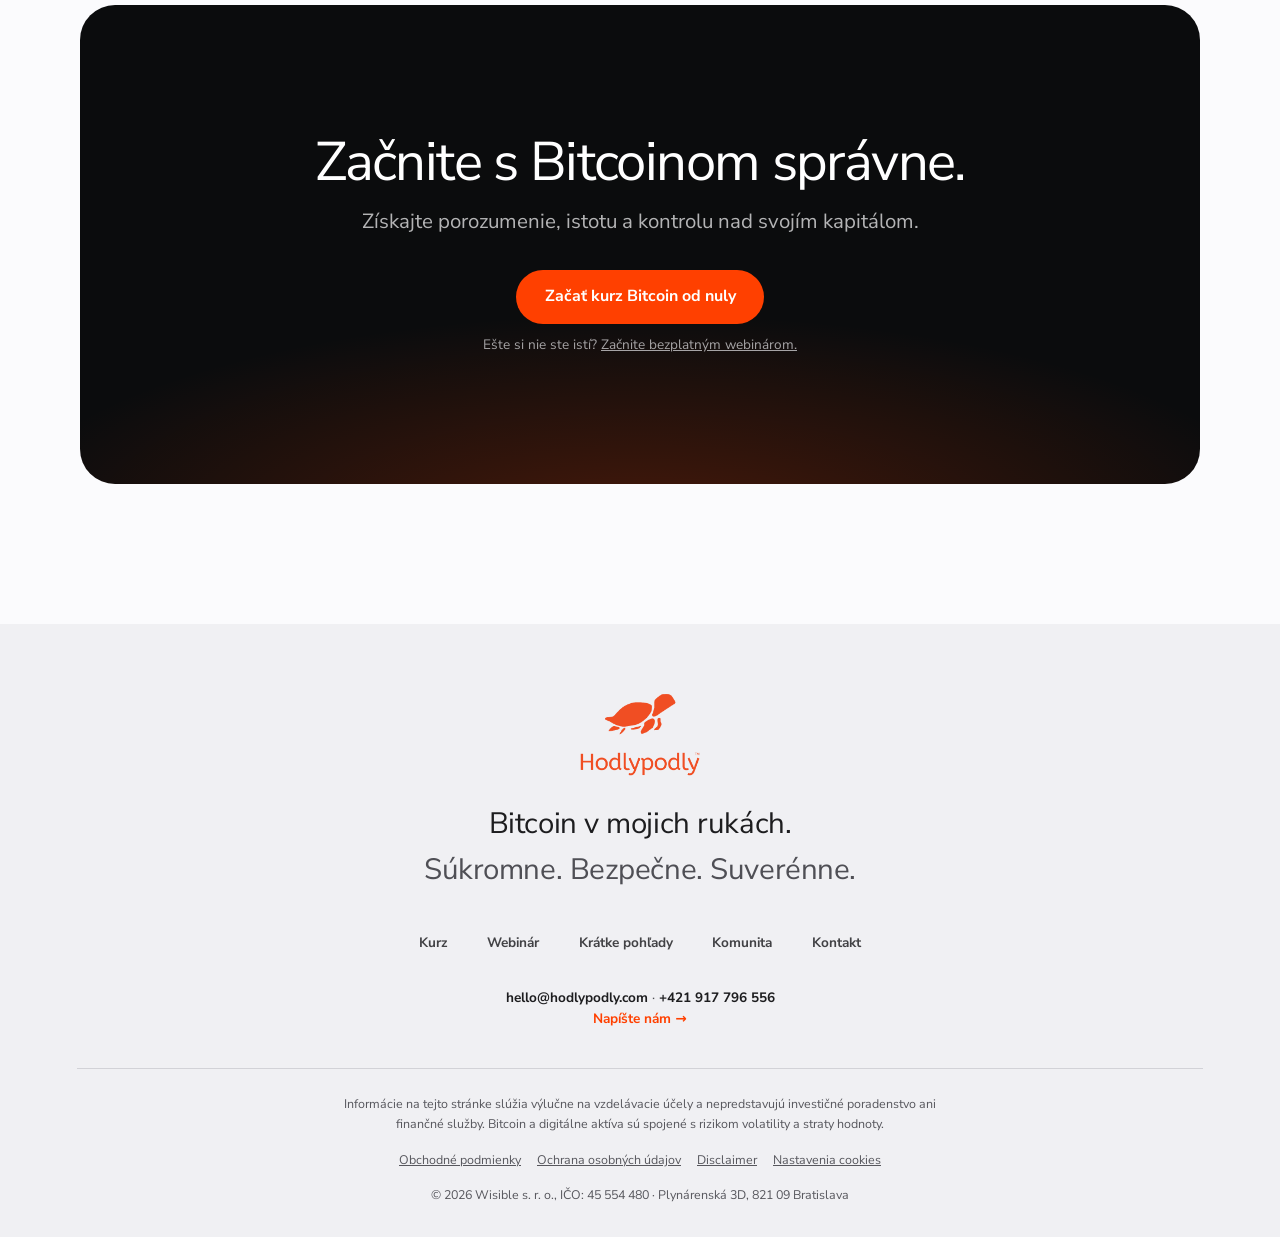
<file: kurz.html>
<!DOCTYPE html>
<html lang="sk">
<head>
<meta charset="UTF-8">
<meta name="viewport" content="width=device-width, initial-scale=1.0, viewport-fit=cover">
<title>Bitcoin od nuly — online kurz — Hodlypodly</title>
<meta name="description" content="Online kurz Bitcoin od nuly. Začnite bez chaosu a chýb — pochopte Bitcoin a naučte sa ho bezpečne kúpiť a držať.">
<meta name="theme-color" content="#f0f0f3">
<link rel="icon" type="image/png" sizes="32x32" href="assets/favicon-32.png">
<link rel="icon" type="image/png" sizes="64x64" href="assets/favicon-64.png">
<link rel="apple-touch-icon" href="assets/apple-touch-icon.png">
<style>
/* critical: okamzity paint bez FOUC */
html{background:#fbfbfd}
body{margin:0;background:#fbfbfd;color:#1d1d1f;font-family:"Avenir Next","Avenir","Nunito Sans",-apple-system,"Helvetica Neue",system-ui,sans-serif}
a{color:inherit;text-decoration:none}
img,video{display:block;max-width:100%}
nav#nav{position:fixed;top:0;left:0;right:0;z-index:60}
.scrub{background:#0b0c0d;min-height:100vh}
</style>
<link rel="stylesheet" href="assets/style.css">
<link rel="preconnect" href="https://fonts.googleapis.com">
<link rel="preconnect" href="https://fonts.gstatic.com" crossorigin>
<link href="https://fonts.googleapis.com/css2?family=Nunito+Sans:wght@400;700&display=swap" rel="stylesheet">
</head>
<body>

<nav id="nav">
  <a class="brand" href="index.html">
    <span style="position:relative;display:inline-flex">
      <img class="turtle w" src="assets/turtle-white.png" alt="">
      <img class="turtle o" src="assets/turtle-orange.png" alt="">
    </span>
    <span style="position:relative;display:inline-flex">
      <img class="wordmark w" src="assets/wordmark-white.png" alt="Hodlypodly">
      <img class="wordmark o" src="assets/wordmark-orange.png" alt="">
    </span>
  </a>
  <div class="navlinks">
    <a href="index.html">Úvod</a>
    <a href="kurz.html">Kurz</a>
    <a href="webinar.html">Webinár</a>
    <a href="index.html#komunita">Komunita</a>
    <a href="index.html#robert">O nás</a>
    <a href="kontakt.html">Kontakt</a>
  </div>
  <a class="nav-cta" href="#" data-modal-open="#consultBack">Konzultácia zadarmo</a>
  <button class="burger" aria-label="Menu" aria-expanded="false"><span></span><span></span><span></span></button>
</nav>
<div class="mobile-menu" id="mobileMenu">
    <a href="index.html" data-mm>Úvod</a>
    <a href="kurz.html" data-mm>Kurz</a>
    <a href="webinar.html" data-mm>Webinár</a>
    <a href="index.html#komunita" data-mm>Komunita</a>
    <a href="index.html#robert" data-mm>O nás</a>
    <a href="kontakt.html" data-mm>Kontakt</a>
    <a class="mm-cta" href="#" data-modal-open="#consultBack" data-mm>Konzultácia zadarmo</a>
</div>

<!-- ======== HERO ======== -->
<section class="sec sec--paper" style="padding-top:clamp(8rem,14vw,10rem)">
  <div class="narrow community-grid" style="align-items:center">
    <div>
      <span class="eyebrow rv">Prvý kurz · Online</span>
      <h1 class="rv" style="margin-left:0;max-width:18ch">Bitcoin od nuly. Začnite bez chaosu a chýb.</h1>
      <p class="lead rv rv-d1" style="margin:0;max-width:48ch">Online kurz pre ľudí, ktorí chcú pochopiť Bitcoin a naučiť sa ho bezpečne kúpiť a držať. Krok za krokom, prakticky a zrozumiteľne.</p>
      <div class="rv rv-d2" style="margin-top:2.2rem">
        <a class="btn" href="#" data-modal-open="#orderBack">Kúpiť v predpredaji za 159 €</a>
        <span class="btn-note">Prvá edícia v zvýhodnenej cene. Prístup získate hneď po dokončení kurzu.</span>
      </div>
    </div>
    <div class="community-card hero-photo rv rv-d1">
      <img src="assets/tile-wallet-real.jpg" alt="Bezpečné držanie Bitcoinu">
    </div>
  </div>
</section>

<!-- ======== ČO ZÍSKATE ======== -->
<section class="sec">
  <div class="narrow center">
    <span class="eyebrow rv">Obsah kurzu</span>
    <h2 class="rv">Čo kurzom získate.</h2>
    <p class="lead rv rv-d1">Od prvého pochopenia až po Bitcoin bezpečne uložený vo vlastných rukách. Konkrétne, prakticky, krok za krokom.</p>
    <div class="gain-grid">
      <div class="gain rv">
        <span class="gain-num">01</span>
        <h3>Pochopíte, čo Bitcoin skutočne je</h3>
        <p>Prečo vznikol, čím sa líši od bánk aj od ostatných kryptomien a prečo dáva zmysel práve dnes. Bez technického balastu, jazykom pre bežného človeka.</p>
      </div>
      <div class="gain rv rv-d1">
        <span class="gain-num">02</span>
        <h3>Kúpite prvý Bitcoin bez chýb</h3>
        <p>Kde a ako bezpečne nakúpiť, ako sa vyhnúť zbytočným poplatkom a rizikovým platformám. Celý nákup si prejdeme krok za krokom na obrazovke.</p>
      </div>
      <div class="gain rv rv-d2">
        <span class="gain-num">03</span>
        <h3>Presuniete Bitcoin do vlastných rúk</h3>
        <p>Hardvérová peňaženka od výberu po prvé nastavenie. Váš Bitcoin prestane ležať na burze, kde ho v skutočnosti nevlastníte vy.</p>
      </div>
      <div class="gain rv">
        <span class="gain-num">04</span>
        <h3>Zabezpečíte prístup pre každú situáciu</h3>
        <p>Ako správne uložiť obnovovaciu frázu, aby ste sa k Bitcoinu vedeli dostať vždy vy a nikdy nikto cudzí.</p>
      </div>
      <div class="gain rv rv-d1">
        <span class="gain-num">05</span>
        <h3>Vyhnete sa chybám, ktoré stoja peniaze</h3>
        <p>Najčastejšie omyly začiatočníkov, podvodné schémy a psychologické pasce. Naučíte sa ich rozpoznať skôr, než vás budú stáť kapitál.</p>
      </div>
      <div class="gain rv rv-d2">
        <span class="gain-num">06</span>
        <h3>Získate pokoj a dlhodobú stratégiu</h3>
        <p>Prestanete sledovať grafy a začnete spravovať kapitál s chladnou hlavou. Dlhodobý prístup namiesto špekulácií.</p>
      </div>
    </div>
    <p class="lead rv" style="margin-top:2.8rem"><b>Výsledok: Bitcoin v mojich rukách. Súkromne. Bezpečne. Suverénne.</b></p>
  </div>
</section>

<!-- ======== BAND · PENAZENKA ======== -->
<div class="band rv">
  <img src="assets/band-wallet.jpg" alt="" loading="lazy">
  <div class="veil"></div>
  <div class="bcap">
    <p class="bt">Vaše kľúče. Váš Bitcoin.</p>
    <p class="bs">V kurze si prakticky ukážeme bezpečné držanie krok za krokom.</p>
  </div>
</div>

<!-- ======== CENA ======== -->
<section class="sec sec--paper" id="cena">
  <div class="narrow course-card rv" style="margin-top:0">
    <div>
      <span class="eyebrow">Prvá edícia</span>
      <h3>Zvýhodnená cena výmenou za spätnú väzbu.</h3>
      <p class="sub">Prvá edícia kurzu v zvýhodnenej cene 159 € s DPH je určená pre obmedzený počet účastníkov výmenou za spätnú väzbu a referenciu.</p>
      <div class="course-points">
        <p><strong>Dlhodobý prístup ku kurzu</strong><span>bez časového obmedzenia.</span></p>
        <p><strong>Praktické postupy</strong><span>vrátane výberu a používania hardvérovej peňaženky.</span></p>
        <p><strong>Zrozumiteľne pre každého</strong><span>bez ohľadu na vek či technické skúsenosti.</span></p>
      </div>
    </div>
    <div class="price-box">
      <span class="price-old">239 €</span>
      <div class="price-now">159 €</div><div class="price-vat">s DPH</div>
      <p class="price-dph">Ceny sú s DPH.</p>
      <a class="btn" href="#" data-modal-open="#orderBack" style="width:100%;justify-content:center">Kúpiť v predpredaji</a>
      <a class="btn btn-ghost" href="webinar.html" style="width:100%;justify-content:center;margin-top:.7rem">Najprv bezplatný webinár</a>
      <p class="price-note">Kurz je v príprave. Kúpou v predpredaji si zaistíte zvýhodnenú cenu a prístup hneď po dokončení.</p>
    </div>
  </div>
</section>

<!-- ======== FAQ ======== -->
<section class="sec">
  <div class="narrow center rv"><h2>Otázky ku kurzu.</h2></div>
  <div class="faq rv">
    <details><summary>Je kurz vhodný pre úplných začiatočníkov?</summary><p class="a">Áno. Kurz je navrhnutý pre ľudí, ktorí s Bitcoinom ešte nemajú skúsenosť alebo si nie sú istí, či postupujú správne.</p></details>
    <details><summary>Potrebujem technické znalosti?</summary><p class="a">Nie. Všetko je vysvetlené zrozumiteľne a prakticky.</p></details>
    <details><summary>Je kurz investičné poradenstvo?</summary><p class="a">Nie. Kurz je zameraný na vzdelávanie a pochopenie práce s Bitcoinom, nie na poskytovanie investičných odporúčaní.</p></details>
    <details><summary>Kedy získam prístup ku kurzu?</summary><p class="a">Kurz je v príprave. Kúpou v predpredaji si zaistíte zvýhodnenú cenu a prístup hneď po dokončení. Presný dátum je uvedený na tejto stránke.</p></details>
    <details><summary>Ako dlho budem mať prístup?</summary><p class="a">Kurz je dostupný dlhodobo bez časového obmedzenia.</p></details>
    <details><summary>Čo ak už Bitcoin mám?</summary><p class="a">Ak držíte Bitcoin na burze alebo prostredníctvom finančných služieb napr. banky, vysvetlíme si postupy, ktoré umožňujú bezpečnejšie a samostatné vlastníctvo.</p></details>
    <details><summary>Je kurz vhodný aj pre starších?</summary><p class="a">Áno. Kurz je navrhnutý tak, aby bol zrozumiteľný bez ohľadu na vek či technické skúsenosti.</p></details>
    <details><summary>Aké ďalšie náklady sú spojené so správnym držaním Bitcoinu?</summary><p class="a">Na bezpečné držanie Bitcoinu je vhodné používať hardvérovú peňaženku. V kurze si vysvetlíme princípy výberu vhodného riešenia aj jeho praktické používanie. Okrem toho je potrebná samotná investícia do Bitcoinu, ktorej výšku si každý účastník určuje individuálne.</p></details>
  </div>
</section>


<!-- ======== BAND · HORIZONT ======== -->
<div class="band rv">
  <img src="assets/band-horizon-2.jpg" alt="" loading="lazy">
  <div class="veil"></div>
  <div class="bcap">
    <p class="bt">Pokoj. Bezpečnosť. Dlhodobý pohľad.</p>
  </div>
</div>

<!-- ======== FINAL ======== -->
<section class="sec">
  <div class="narrow contact on-dark rv">
    <h2>Začnite s Bitcoinom správne.</h2>
    <p class="lead">Získajte porozumenie, istotu a kontrolu nad svojím kapitálom.</p>
    <a class="btn" href="#" data-modal-open="#orderBack">Začať kurz Bitcoin od nuly</a>
    <p class="btn-note">Ešte si nie ste istí? <a href="webinar.html" style="text-decoration:underline">Začnite bezplatným webinárom.</a></p>
  </div>
</section>

<!-- ======== FOOTER ======== -->
<footer id="kontakt">
  <div class="foot-logo">
    <img class="turtle" src="assets/turtle-orange.png" alt="">
    <img class="wordmark" src="assets/wordmark-orange.png" alt="Hodlypodly">
  </div>
  <p class="foot-claim">Bitcoin v mojich rukách.<br><span class="thin">Súkromne. Bezpečne. Suverénne.</span></p>
  <div class="foot-nav">
    <a href="kurz.html">Kurz</a>
    <a href="webinar.html">Webinár</a>
    <a href="index.html#pohlady">Krátke pohľady</a>
    <a href="index.html#komunita">Komunita</a>
    <a href="kontakt.html">Kontakt</a>
  </div>
  <p class="foot-contact">
    <a href="mailto:hello@hodlypodly.com">hello@hodlypodly.com</a> · <a href="tel:+421917796556">+421 917 796 556</a><br>
    <a class="cta" href="kontakt.html">Napíšte nám →</a>
  </p>
  <div class="foot-legal">
    <p class="disc">Informácie na tejto stránke slúžia výlučne na vzdelávacie účely a nepredstavujú investičné poradenstvo ani finančné služby. Bitcoin a digitálne aktíva sú spojené s rizikom volatility a straty hodnoty.</p>
    <p class="flinks"><a href="obchodne-podmienky.html">Obchodné podmienky</a><a href="ochrana-osobnych-udajov.html">Ochrana osobných údajov</a><a href="disclaimer.html">Disclaimer</a><a href="#" data-cookie-settings>Nastavenia cookies</a></p>
    <p>© 2026 Wisible s. r. o., IČO: 45 554 480 · Plynárenská 3D, 821 09 Bratislava</p>
  </div>
</footer>




<!-- ======== MODAL · OBJEDNÁVKA KURZU ======== -->
<div class="modal-back" id="orderBack" style="display:none" role="dialog" aria-modal="true" aria-label="Objednávka kurzu">
  <div class="modal">
    <button class="modal-x" aria-label="Zavrieť">✕</button>
    <form name="objednavka" method="POST" data-netlify="true" netlify-honeypot="bot-field">
      <input type="hidden" name="form-name" value="objednavka">
      <input type="hidden" name="subject" value="Hodlypodly web - Objednávka kurzu &quot;Bitcoin od nuly&quot; - Form">
      <p style="display:none"><label>Nevypĺňajte: <input name="bot-field"></label></p>
      <h3>Kurz <span class="grad">Bitcoin od nuly</span><br>v predpredaji</h3>
      <p class="mnote">Zvýhodnená predpredajová cena <b>159 € s DPH</b> namiesto plnej ceny 239 € s DPH. Zašleme vám faktúru a prístup získate hneď po dokončení kurzu.</p>

      <div class="mrow">
        <div>
          <label for="o-name">Meno a priezvisko</label>
          <input id="o-name" name="meno" type="text" placeholder="Vaše meno" required>
        </div>
        <div>
          <label for="o-mail">E-mail</label>
          <input id="o-mail" name="email" type="email" placeholder="vas@email.sk" required>
        </div>
      </div>

      <label for="o-tel">Telefón <span style="font-weight:400;color:var(--gray)">(nepovinné)</span></label>
      <input id="o-tel" name="telefon" type="tel" placeholder="+421 …">

      <label for="o-note">Fakturačné údaje alebo poznámka <span style="font-weight:400;color:var(--gray)">(nepovinné)</span></label>
      <textarea id="o-note" name="poznamka" placeholder="Ak chcete faktúru na firmu, uveďte údaje…" style="min-height:80px"></textarea>

      <button class="btn" type="submit">Záväzne objednať za 159 €</button>
      <p class="gdpr">Po odoslaní vám zašleme faktúru e-mailom. Prístup ku kurzu získate hneď po jeho dokončení. <a href="ochrana-osobnych-udajov.html" style="text-decoration:underline;text-underline-offset:2px">Ako spracúvame údaje</a></p>
    </form>
    <div class="success">
      <div class="big-check">✓</div>
      <h3>Ďakujeme za objednávku!</h3>
      <p class="mnote" style="margin-bottom:0">Faktúru a ďalšie informácie vám pošleme e-mailom.</p>
    </div>
  </div>
</div>

<!-- ======== MODAL · KONZULTÁCIA ======== -->
<div class="modal-back" id="consultBack" style="display:none" role="dialog" aria-modal="true" aria-label="Bezplatná konzultácia">
  <div class="modal">
    <button class="modal-x" aria-label="Zavrieť">✕</button>
    <form name="konzultacia" method="POST" data-netlify="true" netlify-honeypot="bot-field">
      <input type="hidden" name="form-name" value="konzultacia">
      <input type="hidden" name="subject" value="Hodlypodly web - Konzultácia - Form">
      <p style="display:none"><label>Nevypĺňajte: <input name="bot-field"></label></p>
      <h3>Úvodná konzultácia <span class="grad">zadarmo</span></h3>
      <p class="mnote">20 minút, telefonicky alebo online. <b>Zorientujeme sa vo vašej situácii</b> a poviete si, či vám vieme pomôcť. Nezáväzne.</p>

      <div class="mrow">
        <div>
          <label for="k-name">Meno</label>
          <input id="k-name" name="meno" type="text" placeholder="Vaše meno" required>
        </div>
        <div>
          <label for="k-tel">Telefón <span style="font-weight:400;color:var(--gray)">(nepovinné)</span></label>
          <input id="k-tel" name="telefon" type="tel" placeholder="+421 …">
        </div>
      </div>

      <label for="k-mail">E-mail</label>
      <input id="k-mail" name="email" type="email" placeholder="vas@email.sk" required>

      <label for="k-msg">Čomu sa chcete venovať? <span style="font-weight:400;color:var(--gray)">(nepovinné)</span></label>
      <textarea id="k-msg" name="poznamka" placeholder="Napr. mám Bitcoin na burze a neviem, či je to bezpečné…" style="min-height:80px"></textarea>

      <button class="btn" type="submit">Mám záujem o konzultáciu →</button>
      <p class="gdpr">Odoslaním súhlasíte so spracovaním údajov na účel dohodnutia konzultácie. Ozveme sa vám a dohodneme termín. <a href="ochrana-osobnych-udajov.html" style="text-decoration:underline;text-underline-offset:2px">Ako spracúvame údaje</a></p>
    </form>
    <div class="success">
      <div class="big-check">✓</div>
      <h3>Ďakujeme!</h3>
      <p class="mnote" style="margin-bottom:0">Ozveme sa vám čo najskôr a dohodneme termín konzultácie.</p>
    </div>
  </div>
</div>

<!-- ======== MODAL · KONTAKT ======== -->
<div class="modal-back" id="contactBack" style="display:none" role="dialog" aria-modal="true" aria-label="Kontaktujte nás">
  <div class="modal">
    <button class="modal-x" aria-label="Zavrieť">✕</button>
    <form name="kontakt" method="POST" data-netlify="true" netlify-honeypot="bot-field">
      <input type="hidden" name="form-name" value="kontakt">
      <input type="hidden" name="subject" value="Hodlypodly web - Napíšte nám - Form">
      <p style="display:none"><label>Nevypĺňajte: <input name="bot-field"></label></p>
      <h3>Napíšte nám.</h3>
      <p class="mnote">Odpovedáme zvyčajne do 1–2 pracovných dní.</p>

      <div class="mrow">
        <div>
          <label for="c-name">Meno</label>
          <input id="c-name" name="meno" type="text" placeholder="Vaše meno" required>
        </div>
        <div>
          <label for="c-mail">E-mail</label>
          <input id="c-mail" name="email" type="email" placeholder="vas@email.sk" required>
        </div>
      </div>

      <label for="c-topic">Téma</label>
      <select id="c-topic" name="tema" required>
        <option value="">Vyberte tému…</option>
        <option>Otázka ku kurzu</option>
        <option>Webinár</option>
        <option>Konzultácia 1:1</option>
        <option>Komunita</option>
        <option>Iné</option>
      </select>

      <label for="c-msg">Správa</label>
      <textarea id="c-msg" name="sprava" placeholder="S čím vám vieme pomôcť?" required></textarea>

      <button class="btn" type="submit">Odoslať správu →</button>
      <p class="gdpr">Odoslaním súhlasíte so spracovaním údajov na účel odpovede na vašu správu. <a href="ochrana-osobnych-udajov.html" style="text-decoration:underline;text-underline-offset:2px">Ako spracúvame údaje</a></p>
    </form>
    <div class="success">
      <div class="big-check">✓</div>
      <h3>Správa odoslaná!</h3>
      <p class="mnote" style="margin-bottom:0">Ďakujeme, ozveme sa vám čo najskôr.</p>
    </div>
  </div>
</div>



<script src="assets/consent.js" defer></script>
<script src="assets/app.js"></script>
</body>
</html>
</file>
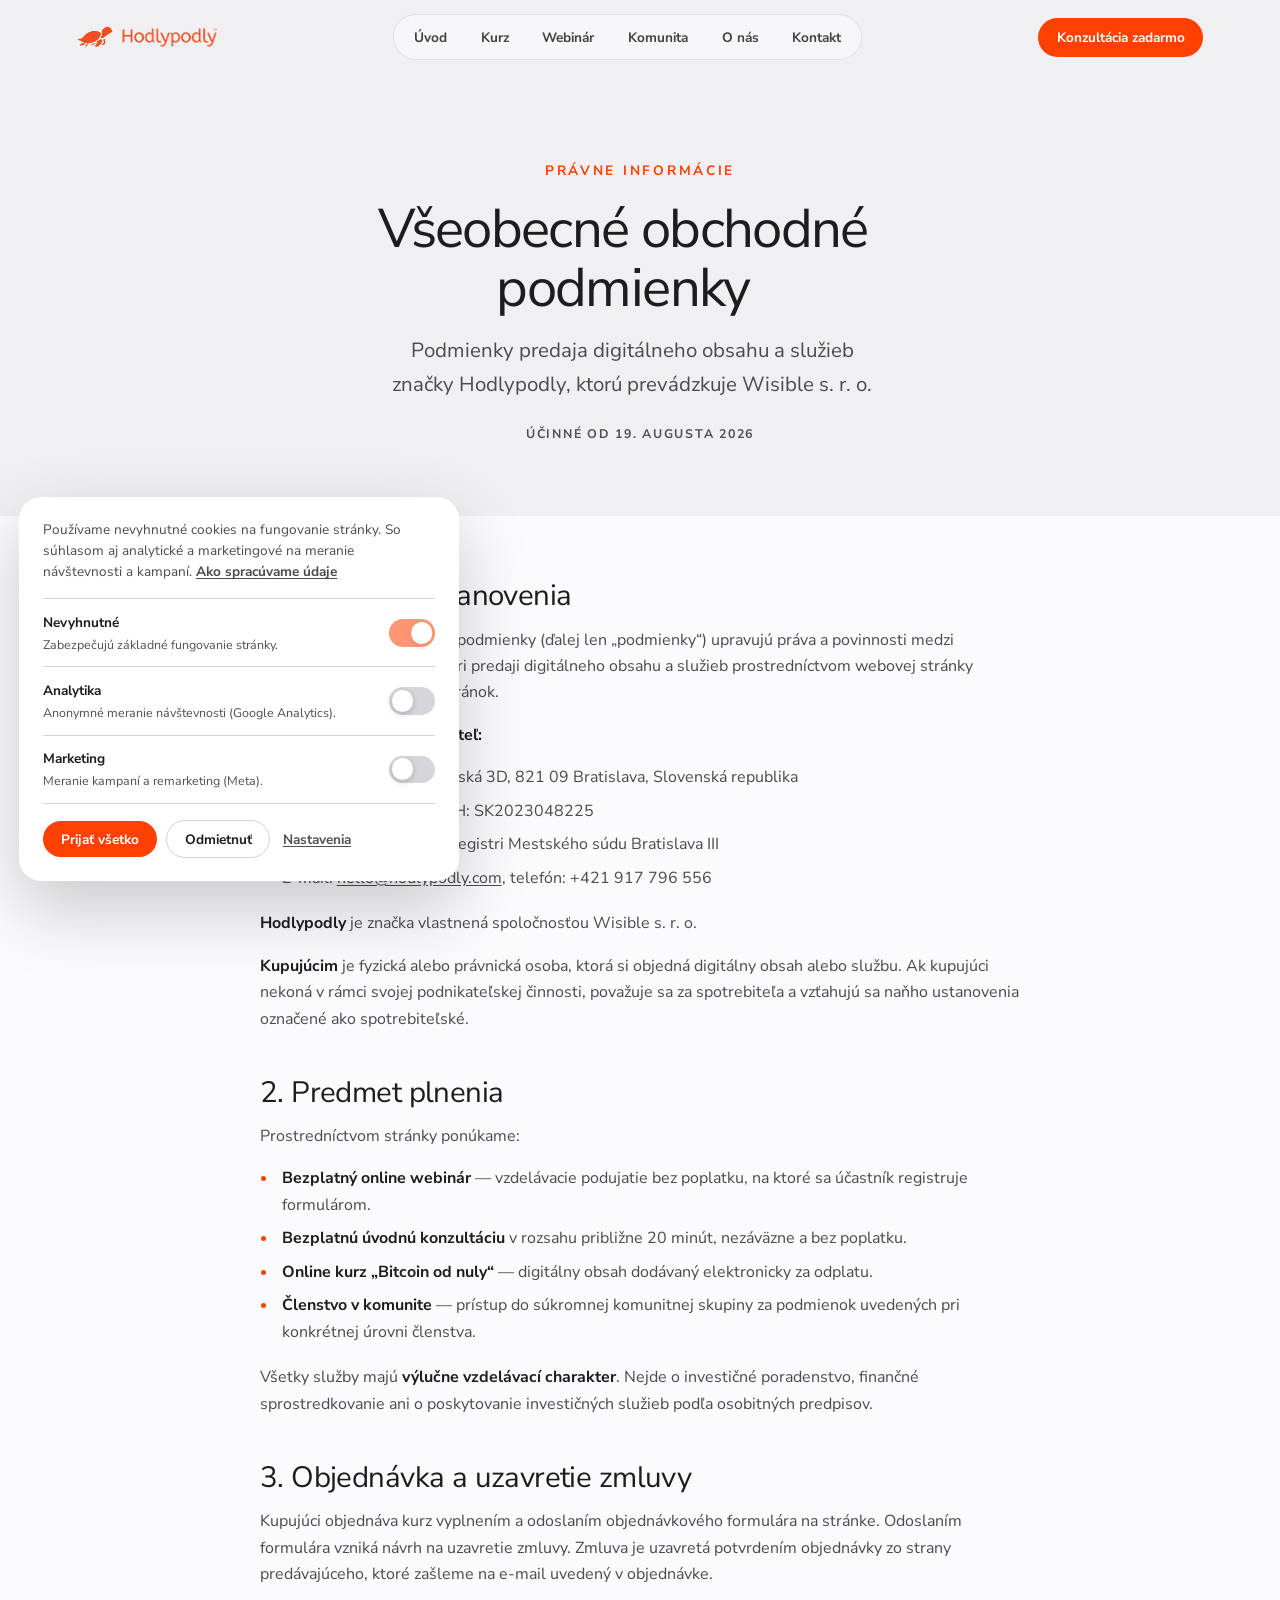
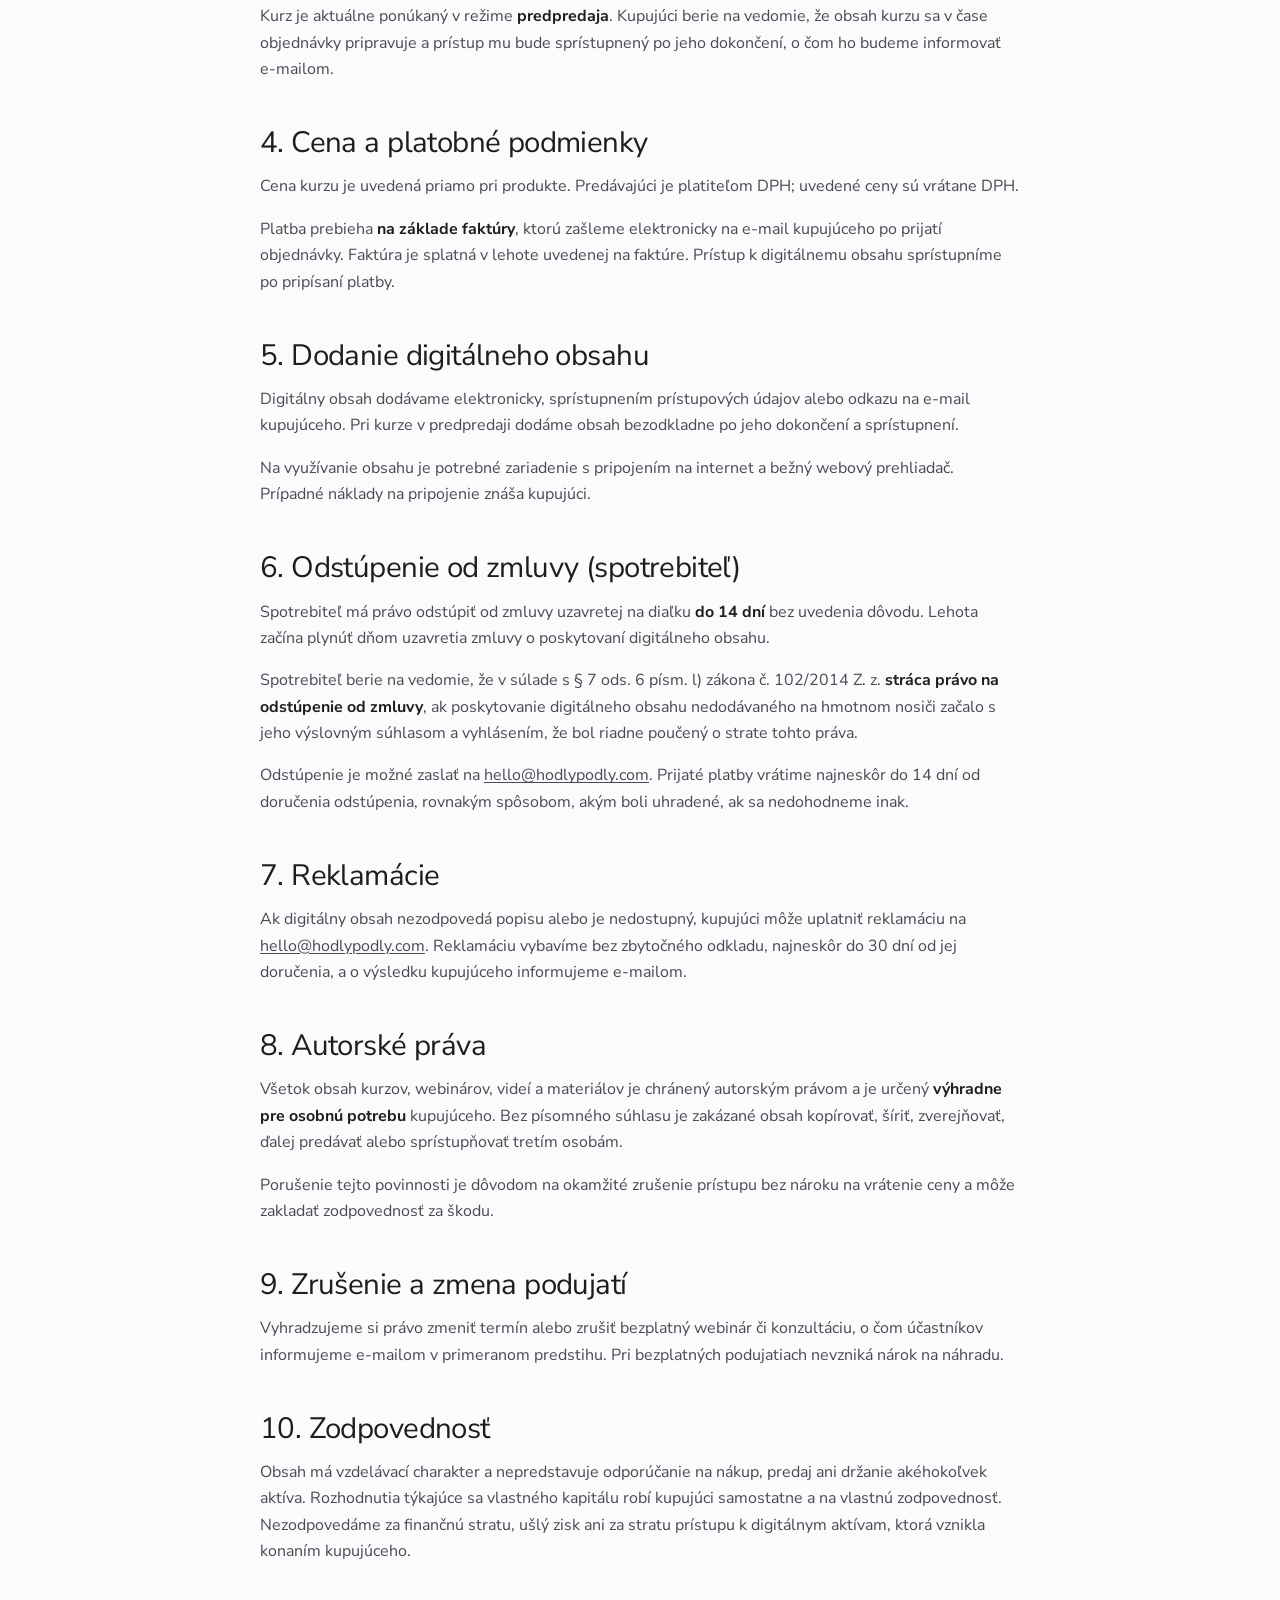
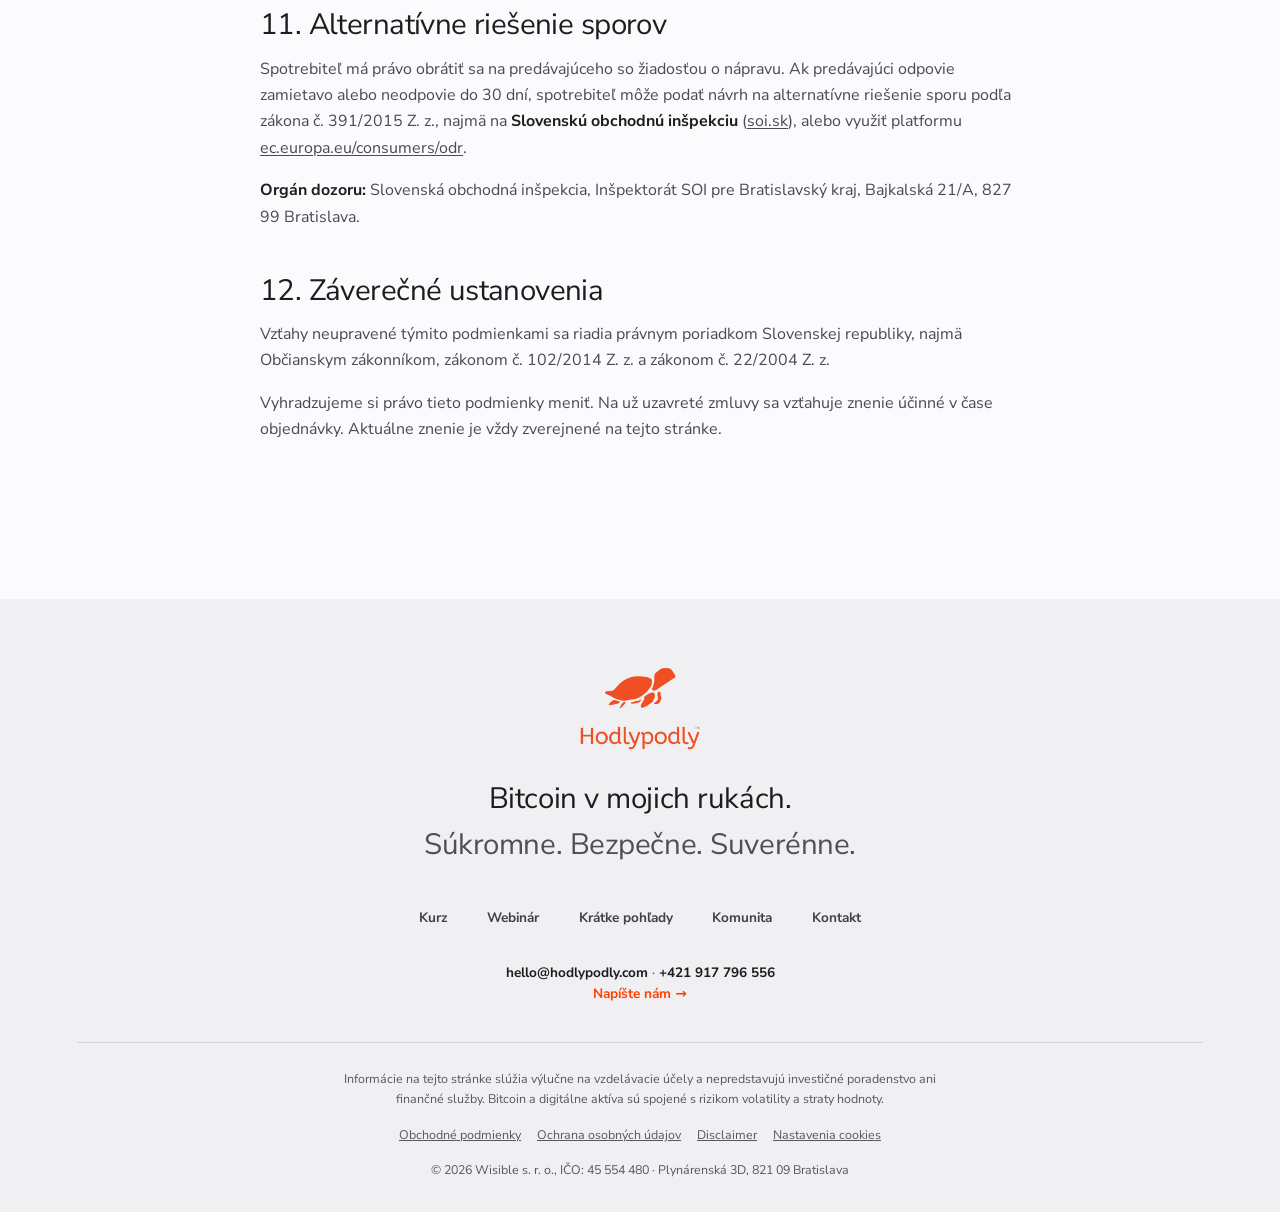
<file: obchodne-podmienky.html>
<!DOCTYPE html>
<html lang="sk">
<head>
<meta charset="UTF-8">
<meta name="viewport" content="width=device-width, initial-scale=1.0, viewport-fit=cover">
<title>Obchodné podmienky — Hodlypodly</title>
<meta name="description" content="Všeobecné obchodné podmienky spoločnosti Wisible s. r. o. pre značku Hodlypodly.">
<meta name="robots" content="noindex,follow">
<meta name="theme-color" content="#fbfbfd">
<link rel="icon" type="image/png" sizes="32x32" href="assets/favicon-32.png">
<link rel="icon" type="image/png" sizes="64x64" href="assets/favicon-64.png">
<link rel="apple-touch-icon" href="assets/apple-touch-icon.png">
<style>
html{background:#fbfbfd}
body{margin:0;background:#fbfbfd;color:#1d1d1f;font-family:"Avenir Next","Avenir","Nunito Sans",-apple-system,"Helvetica Neue",system-ui,sans-serif}
a{color:inherit;text-decoration:none}
img{display:block;max-width:100%}
nav#nav{position:fixed;top:0;left:0;right:0;z-index:60}
</style>
<link rel="stylesheet" href="assets/style.css">
<link rel="preconnect" href="https://fonts.googleapis.com">
<link rel="preconnect" href="https://fonts.gstatic.com" crossorigin>
<link href="https://fonts.googleapis.com/css2?family=Nunito+Sans:wght@400;700&display=swap" rel="stylesheet">
</head>
<body>

<nav id="nav">
  <a class="brand" href="index.html">
    <span style="position:relative;display:inline-flex">
      <img class="turtle w" src="assets/turtle-white.png" alt="">
      <img class="turtle o" src="assets/turtle-orange.png" alt="">
    </span>
    <span style="position:relative;display:inline-flex">
      <img class="wordmark w" src="assets/wordmark-white.png" alt="Hodlypodly">
      <img class="wordmark o" src="assets/wordmark-orange.png" alt="">
    </span>
  </a>
  <div class="navlinks">
    <a href="index.html">Úvod</a>
    <a href="kurz.html">Kurz</a>
    <a href="webinar.html">Webinár</a>
    <a href="index.html#komunita">Komunita</a>
    <a href="index.html#robert">O nás</a>
    <a href="kontakt.html">Kontakt</a>
  </div>
  <a class="nav-cta" href="#" data-modal-open="#consultBack">Konzultácia zadarmo</a>
  <button class="burger" aria-label="Menu" aria-expanded="false"><span></span><span></span><span></span></button>
</nav>

<div class="mobile-menu" id="mobileMenu">
    <a href="index.html" data-mm>Úvod</a>
    <a href="kurz.html" data-mm>Kurz</a>
    <a href="webinar.html" data-mm>Webinár</a>
    <a href="index.html#komunita" data-mm>Komunita</a>
    <a href="index.html#robert" data-mm>O nás</a>
    <a href="kontakt.html" data-mm>Kontakt</a>
    <a class="mm-cta" href="#" data-modal-open="#consultBack" data-mm>Konzultácia zadarmo</a>
</div>

<section class="sec sec--paper" style="padding-top:clamp(8rem,14vw,10rem);padding-bottom:clamp(2.5rem,5vw,3.5rem)">
  <div class="legal center">
    <span class="eyebrow">Právne informácie</span>
    <h1 style="margin-left:0;max-width:22ch">Všeobecné obchodné podmienky</h1>
    <p class="lead" style="margin:0">Podmienky predaja digitálneho obsahu a služieb značky Hodlypodly, ktorú prevádzkuje Wisible s. r. o.</p>
    <p class="legal-date">Účinné od 19. augusta 2026</p>
  </div>
</section>

<section class="sec" style="padding-top:clamp(2.5rem,5vw,4rem)">
  <article class="legal">
    <h2>1. Základné ustanovenia</h2>
    <p>Tieto všeobecné obchodné podmienky (ďalej len „podmienky“) upravujú práva a povinnosti medzi predávajúcim a kupujúcim pri predaji digitálneho obsahu a služieb prostredníctvom webovej stránky <b>hodlypodly.com</b> a jej podstránok.</p>
    <p><b>Predávajúci a prevádzkovateľ:</b></p>
    <ul>
      <li>Wisible s. r. o., Plynárenská 3D, 821 09 Bratislava, Slovenská republika</li>
      <li>IČO: 45 554 480, IČ DPH: SK2023048225</li>
      <li>Zapísaná v Obchodnom registri Mestského súdu Bratislava III</li>
      <li>E-mail: <a href="mailto:hello@hodlypodly.com">hello@hodlypodly.com</a>, telefón: +421 917 796 556</li>
    </ul>
    <p><b>Hodlypodly</b> je značka vlastnená spoločnosťou Wisible s. r. o.</p>
    <p><b>Kupujúcim</b> je fyzická alebo právnická osoba, ktorá si objedná digitálny obsah alebo službu. Ak kupujúci nekoná v rámci svojej podnikateľskej činnosti, považuje sa za spotrebiteľa a vzťahujú sa naňho ustanovenia označené ako spotrebiteľské.</p>

    <h2>2. Predmet plnenia</h2>
    <p>Prostredníctvom stránky ponúkame:</p>
    <ul>
      <li><b>Bezplatný online webinár</b> — vzdelávacie podujatie bez poplatku, na ktoré sa účastník registruje formulárom.</li>
      <li><b>Bezplatnú úvodnú konzultáciu</b> v rozsahu približne 20 minút, nezáväzne a bez poplatku.</li>
      <li><b>Online kurz „Bitcoin od nuly“</b> — digitálny obsah dodávaný elektronicky za odplatu.</li>
      <li><b>Členstvo v komunite</b> — prístup do súkromnej komunitnej skupiny za podmienok uvedených pri konkrétnej úrovni členstva.</li>
    </ul>
    <p>Všetky služby majú <b>výlučne vzdelávací charakter</b>. Nejde o investičné poradenstvo, finančné sprostredkovanie ani o poskytovanie investičných služieb podľa osobitných predpisov.</p>

    <h2>3. Objednávka a uzavretie zmluvy</h2>
    <p>Kupujúci objednáva kurz vyplnením a odoslaním objednávkového formulára na stránke. Odoslaním formulára vzniká návrh na uzavretie zmluvy. Zmluva je uzavretá potvrdením objednávky zo strany predávajúceho, ktoré zašleme na e-mail uvedený v objednávke.</p>
    <p>Kurz je aktuálne ponúkaný v režime <b>predpredaja</b>. Kupujúci berie na vedomie, že obsah kurzu sa v čase objednávky pripravuje a prístup mu bude sprístupnený po jeho dokončení, o čom ho budeme informovať e-mailom.</p>

    <h2>4. Cena a platobné podmienky</h2>
    <p>Cena kurzu je uvedená priamo pri produkte. Predávajúci je platiteľom DPH; uvedené ceny sú vrátane DPH.</p>
    <p>Platba prebieha <b>na základe faktúry</b>, ktorú zašleme elektronicky na e-mail kupujúceho po prijatí objednávky. Faktúra je splatná v lehote uvedenej na faktúre. Prístup k digitálnemu obsahu sprístupníme po pripísaní platby.</p>

    <h2>5. Dodanie digitálneho obsahu</h2>
    <p>Digitálny obsah dodávame elektronicky, sprístupnením prístupových údajov alebo odkazu na e-mail kupujúceho. Pri kurze v predpredaji dodáme obsah bezodkladne po jeho dokončení a sprístupnení.</p>
    <p>Na využívanie obsahu je potrebné zariadenie s pripojením na internet a bežný webový prehliadač. Prípadné náklady na pripojenie znáša kupujúci.</p>

    <h2>6. Odstúpenie od zmluvy (spotrebiteľ)</h2>
    <p>Spotrebiteľ má právo odstúpiť od zmluvy uzavretej na diaľku <b>do 14 dní</b> bez uvedenia dôvodu. Lehota začína plynúť dňom uzavretia zmluvy o poskytovaní digitálneho obsahu.</p>
    <p>Spotrebiteľ berie na vedomie, že v súlade s § 7 ods. 6 písm. l) zákona č. 102/2014 Z. z. <b>stráca právo na odstúpenie od zmluvy</b>, ak poskytovanie digitálneho obsahu nedodávaného na hmotnom nosiči začalo s jeho výslovným súhlasom a vyhlásením, že bol riadne poučený o strate tohto práva.</p>
    <p>Odstúpenie je možné zaslať na <a href="mailto:hello@hodlypodly.com">hello@hodlypodly.com</a>. Prijaté platby vrátime najneskôr do 14 dní od doručenia odstúpenia, rovnakým spôsobom, akým boli uhradené, ak sa nedohodneme inak.</p>

    <h2>7. Reklamácie</h2>
    <p>Ak digitálny obsah nezodpovedá popisu alebo je nedostupný, kupujúci môže uplatniť reklamáciu na <a href="mailto:hello@hodlypodly.com">hello@hodlypodly.com</a>. Reklamáciu vybavíme bez zbytočného odkladu, najneskôr do 30 dní od jej doručenia, a o výsledku kupujúceho informujeme e-mailom.</p>

    <h2>8. Autorské práva</h2>
    <p>Všetok obsah kurzov, webinárov, videí a materiálov je chránený autorským právom a je určený <b>výhradne pre osobnú potrebu</b> kupujúceho. Bez písomného súhlasu je zakázané obsah kopírovať, šíriť, zverejňovať, ďalej predávať alebo sprístupňovať tretím osobám.</p>
    <p>Porušenie tejto povinnosti je dôvodom na okamžité zrušenie prístupu bez nároku na vrátenie ceny a môže zakladať zodpovednosť za škodu.</p>

    <h2>9. Zrušenie a zmena podujatí</h2>
    <p>Vyhradzujeme si právo zmeniť termín alebo zrušiť bezplatný webinár či konzultáciu, o čom účastníkov informujeme e-mailom v primeranom predstihu. Pri bezplatných podujatiach nevzniká nárok na náhradu.</p>

    <h2>10. Zodpovednosť</h2>
    <p>Obsah má vzdelávací charakter a nepredstavuje odporúčanie na nákup, predaj ani držanie akéhokoľvek aktíva. Rozhodnutia týkajúce sa vlastného kapitálu robí kupujúci samostatne a na vlastnú zodpovednosť. Nezodpovedáme za finančnú stratu, ušlý zisk ani za stratu prístupu k digitálnym aktívam, ktorá vznikla konaním kupujúceho.</p>

    <h2>11. Alternatívne riešenie sporov</h2>
    <p>Spotrebiteľ má právo obrátiť sa na predávajúceho so žiadosťou o nápravu. Ak predávajúci odpovie zamietavo alebo neodpovie do 30 dní, spotrebiteľ môže podať návrh na alternatívne riešenie sporu podľa zákona č. 391/2015 Z. z., najmä na <b>Slovenskú obchodnú inšpekciu</b> (<a href="https://www.soi.sk" target="_blank" rel="noopener">soi.sk</a>), alebo využiť platformu <a href="https://ec.europa.eu/consumers/odr" target="_blank" rel="noopener">ec.europa.eu/consumers/odr</a>.</p>
    <p><b>Orgán dozoru:</b> Slovenská obchodná inšpekcia, Inšpektorát SOI pre Bratislavský kraj, Bajkalská 21/A, 827 99 Bratislava.</p>

    <h2>12. Záverečné ustanovenia</h2>
    <p>Vzťahy neupravené týmito podmienkami sa riadia právnym poriadkom Slovenskej republiky, najmä Občianskym zákonníkom, zákonom č. 102/2014 Z. z. a zákonom č. 22/2004 Z. z.</p>
    <p>Vyhradzujeme si právo tieto podmienky meniť. Na už uzavreté zmluvy sa vzťahuje znenie účinné v čase objednávky. Aktuálne znenie je vždy zverejnené na tejto stránke.</p>
  </article>
</section>

<footer>
  <div class="foot-logo">
    <img class="turtle" src="assets/turtle-orange.png" alt="">
    <img class="wordmark" src="assets/wordmark-orange.png" alt="Hodlypodly">
  </div>
  <p class="foot-claim">Bitcoin v mojich rukách.<br><span class="thin">Súkromne. Bezpečne. Suverénne.</span></p>
  <div class="foot-nav">
    <a href="kurz.html">Kurz</a>
    <a href="webinar.html">Webinár</a>
    <a href="index.html#pohlady">Krátke pohľady</a>
    <a href="index.html#komunita">Komunita</a>
    <a href="kontakt.html">Kontakt</a>
  </div>
  <p class="foot-contact">
    <a href="mailto:hello@hodlypodly.com">hello@hodlypodly.com</a> · <a href="tel:+421917796556">+421 917 796 556</a><br>
    <a class="cta" href="kontakt.html">Napíšte nám →</a>
  </p>
  <div class="foot-legal">
    <p class="disc">Informácie na tejto stránke slúžia výlučne na vzdelávacie účely a nepredstavujú investičné poradenstvo ani finančné služby. Bitcoin a digitálne aktíva sú spojené s rizikom volatility a straty hodnoty.</p>
    <p class="flinks"><a href="obchodne-podmienky.html">Obchodné podmienky</a><a href="ochrana-osobnych-udajov.html">Ochrana osobných údajov</a><a href="disclaimer.html">Disclaimer</a><a href="#" data-cookie-settings>Nastavenia cookies</a></p>
    <p>© 2026 Wisible s. r. o., IČO: 45 554 480 · Plynárenská 3D, 821 09 Bratislava</p>
  </div>
</footer>

<!-- ======== MODAL · KONZULTÁCIA ======== -->
<div class="modal-back" id="consultBack" style="display:none" role="dialog" aria-modal="true" aria-label="Bezplatná konzultácia">
  <div class="modal">
    <button class="modal-x" aria-label="Zavrieť">✕</button>
    <form name="konzultacia" method="POST" data-netlify="true" netlify-honeypot="bot-field">
      <input type="hidden" name="form-name" value="konzultacia">
      <input type="hidden" name="subject" value="Hodlypodly web - Konzultácia - Form">
      <p style="display:none"><label>Nevypĺňajte: <input name="bot-field"></label></p>
      <h3>Úvodná konzultácia <span class="grad">zadarmo</span></h3>
      <p class="mnote">20 minút, telefonicky alebo online. <b>Zorientujeme sa vo vašej situácii</b> a poviete si, či vám vieme pomôcť. Nezáväzne.</p>
      <div class="mrow">
        <div>
          <label for="k-name">Meno</label>
          <input id="k-name" name="meno" type="text" placeholder="Vaše meno" required>
        </div>
        <div>
          <label for="k-tel">Telefón <span style="font-weight:400;color:var(--gray)">(nepovinné)</span></label>
          <input id="k-tel" name="telefon" type="tel" placeholder="+421 …">
        </div>
      </div>
      <label for="k-mail">E-mail</label>
      <input id="k-mail" name="email" type="email" placeholder="vas@email.sk" required>
      <label for="k-msg">Čomu sa chcete venovať? <span style="font-weight:400;color:var(--gray)">(nepovinné)</span></label>
      <textarea id="k-msg" name="poznamka" placeholder="Napr. mám Bitcoin na burze a neviem, či je to bezpečné…" style="min-height:80px"></textarea>
      <button class="btn" type="submit">Mám záujem o konzultáciu →</button>
      <p class="gdpr">Odoslaním súhlasíte so spracovaním údajov na účel dohodnutia konzultácie. Ozveme sa vám a dohodneme termín. <a href="ochrana-osobnych-udajov.html" style="text-decoration:underline;text-underline-offset:2px">Ako spracúvame údaje</a></p>
    </form>
    <div class="success">
      <div class="big-check">✓</div>
      <h3>Ďakujeme!</h3>
      <p class="mnote" style="margin-bottom:0">Ozveme sa vám čo najskôr a dohodneme termín konzultácie.</p>
    </div>
  </div>
</div>



<script src="assets/consent.js" defer></script>
<script src="assets/app.js"></script>
</body>
</html>
</file>
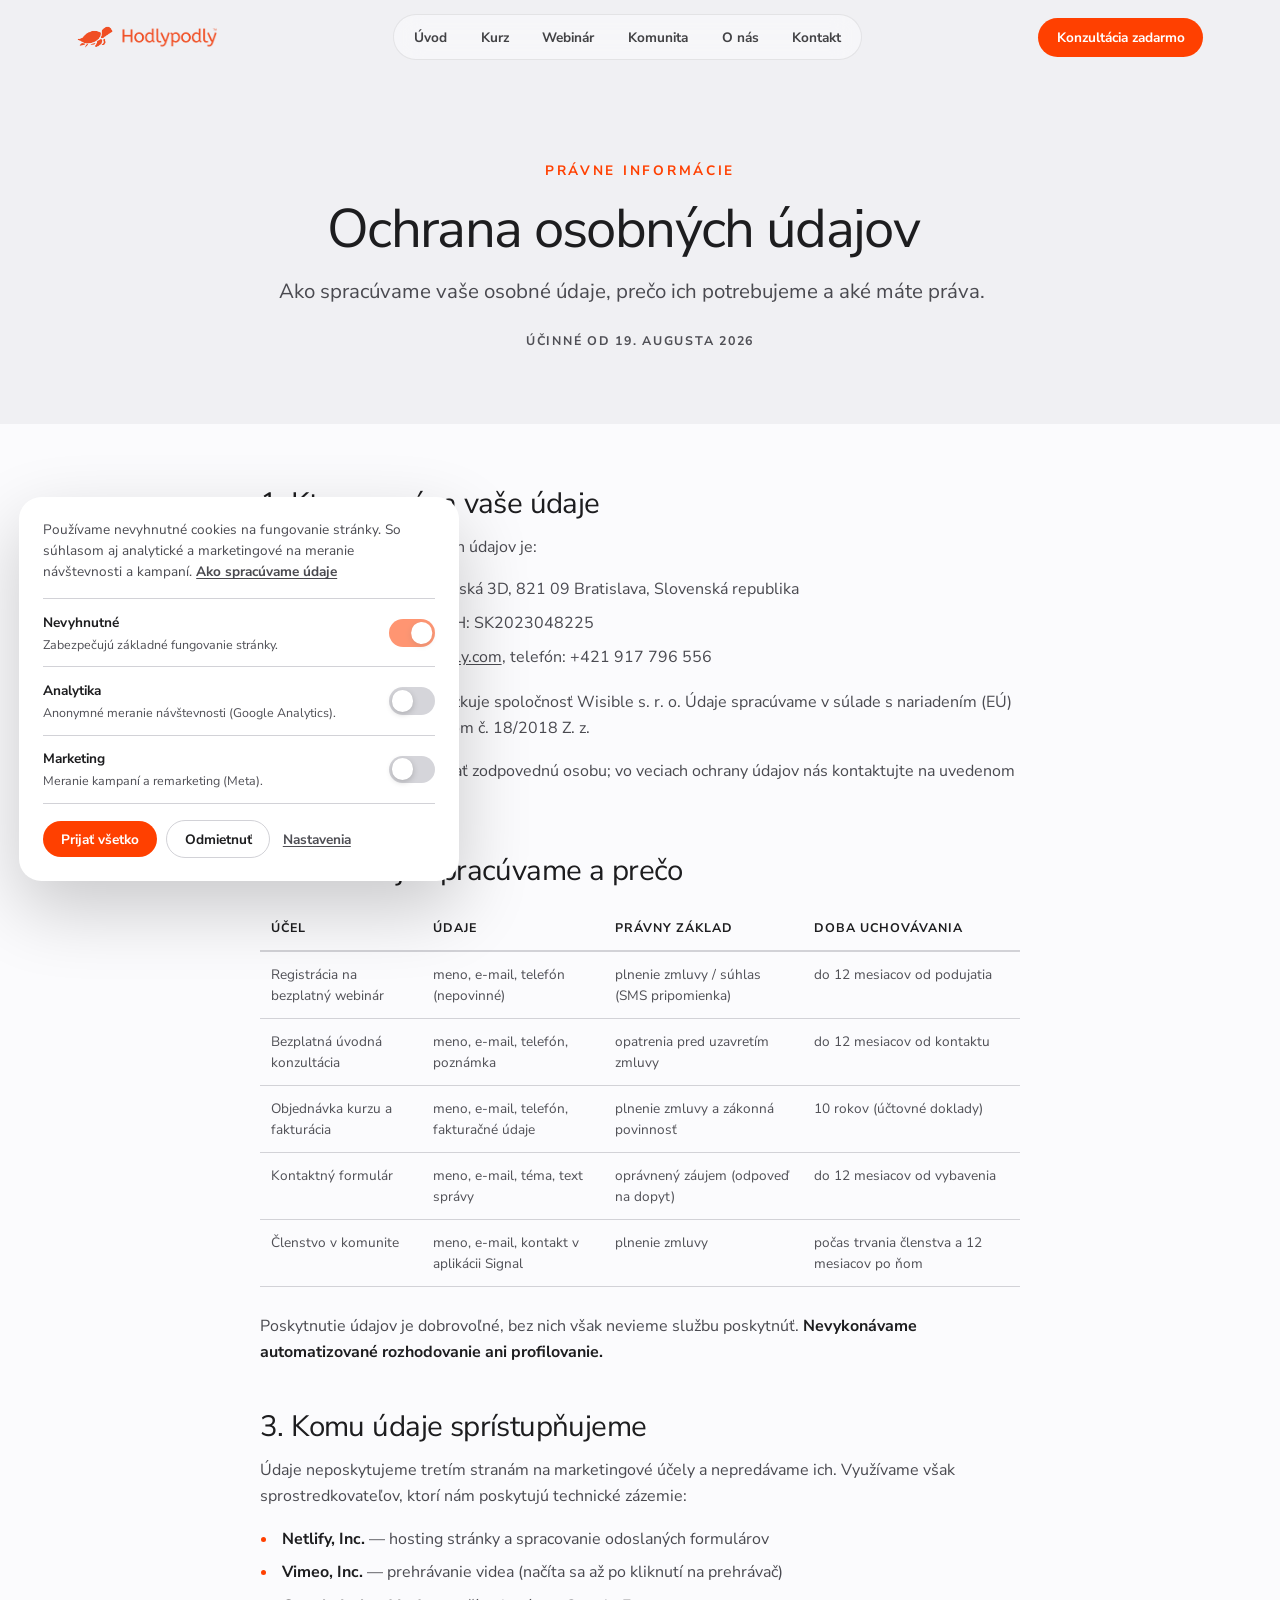
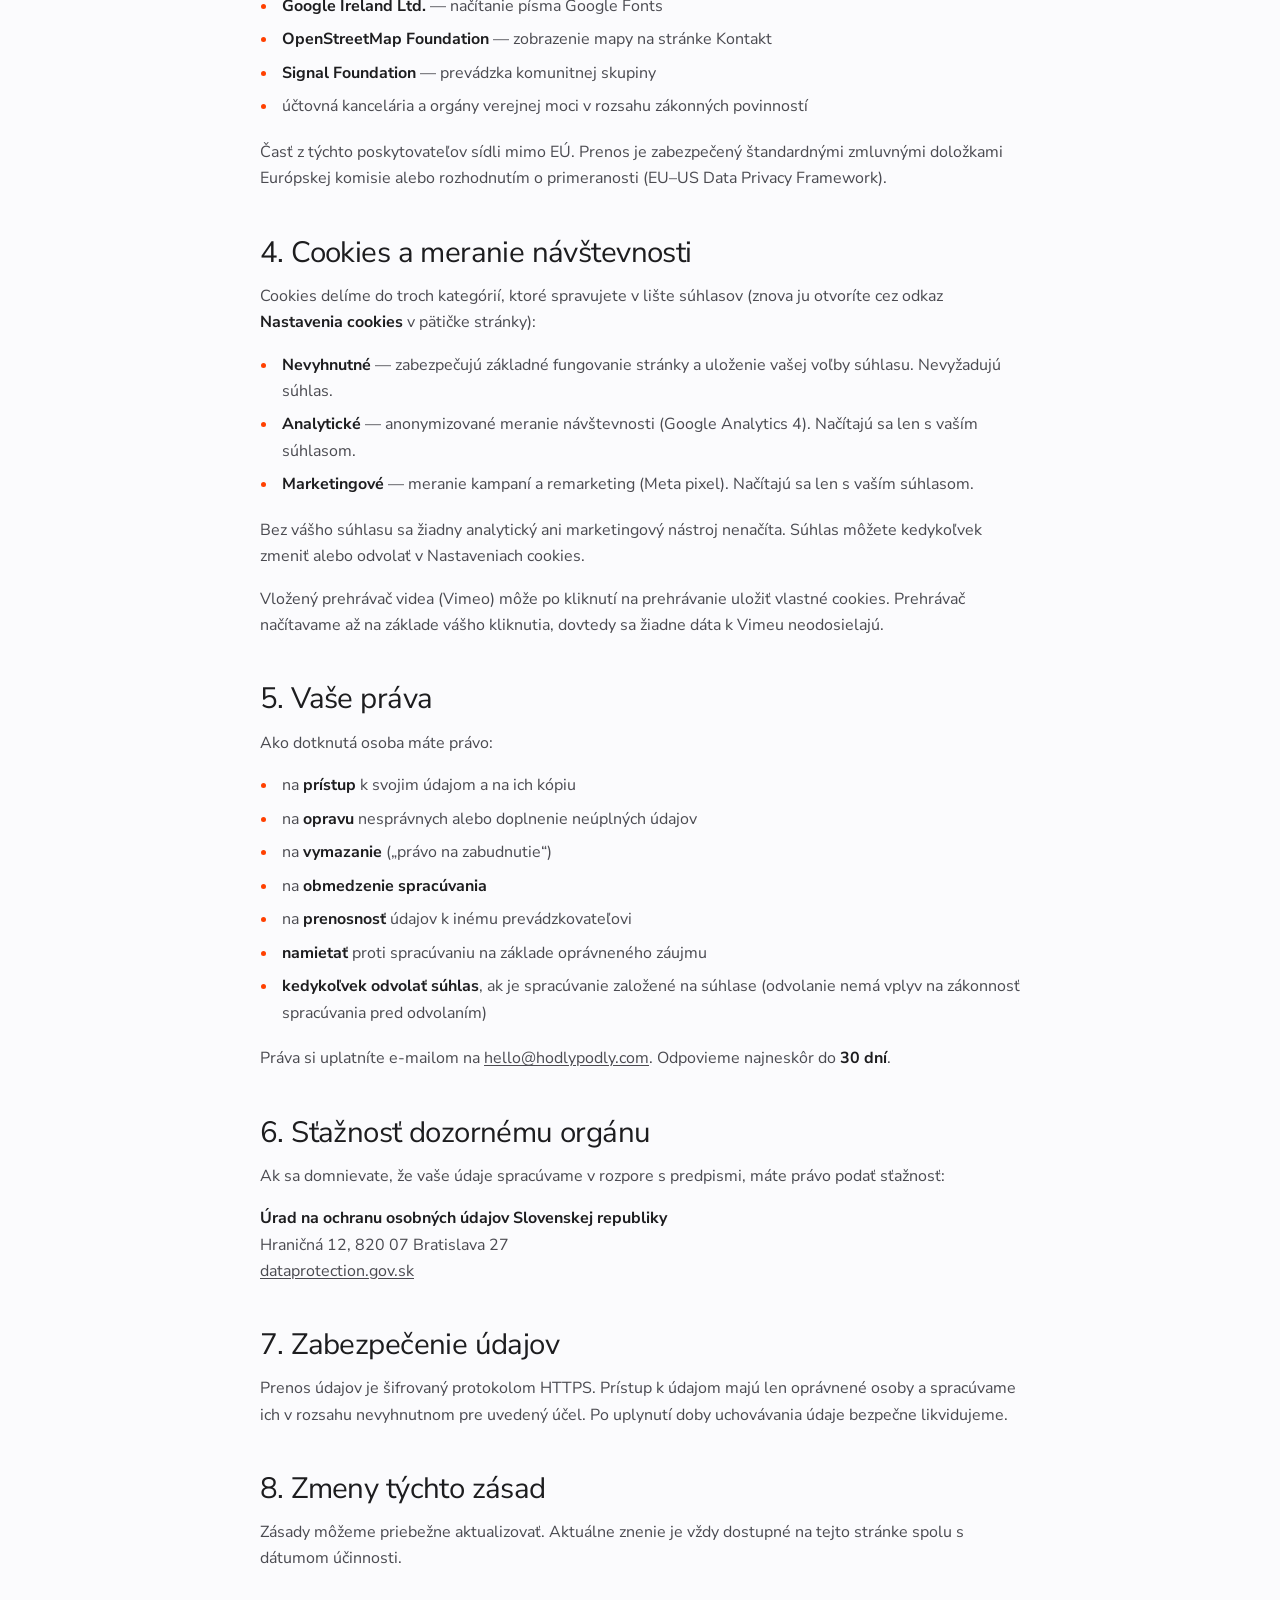
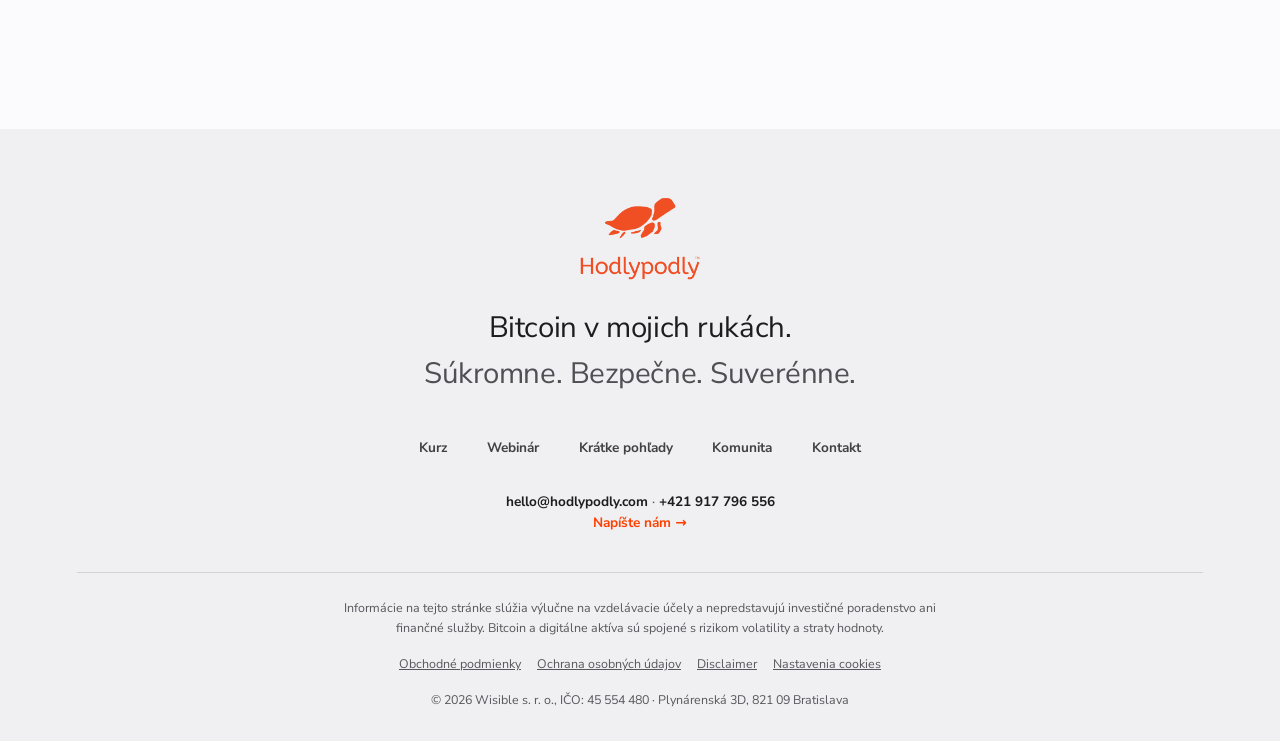
<file: ochrana-osobnych-udajov.html>
<!DOCTYPE html>
<html lang="sk">
<head>
<meta charset="UTF-8">
<meta name="viewport" content="width=device-width, initial-scale=1.0, viewport-fit=cover">
<title>Ochrana osobných údajov — Hodlypodly</title>
<meta name="description" content="Zásady ochrany osobných údajov (GDPR) pre značku Hodlypodly, prevádzkovateľ Wisible s. r. o.">
<meta name="robots" content="noindex,follow">
<meta name="theme-color" content="#fbfbfd">
<link rel="icon" type="image/png" sizes="32x32" href="assets/favicon-32.png">
<link rel="icon" type="image/png" sizes="64x64" href="assets/favicon-64.png">
<link rel="apple-touch-icon" href="assets/apple-touch-icon.png">
<style>
html{background:#fbfbfd}
body{margin:0;background:#fbfbfd;color:#1d1d1f;font-family:"Avenir Next","Avenir","Nunito Sans",-apple-system,"Helvetica Neue",system-ui,sans-serif}
a{color:inherit;text-decoration:none}
img{display:block;max-width:100%}
nav#nav{position:fixed;top:0;left:0;right:0;z-index:60}
</style>
<link rel="stylesheet" href="assets/style.css">
<link rel="preconnect" href="https://fonts.googleapis.com">
<link rel="preconnect" href="https://fonts.gstatic.com" crossorigin>
<link href="https://fonts.googleapis.com/css2?family=Nunito+Sans:wght@400;700&display=swap" rel="stylesheet">
</head>
<body>

<nav id="nav">
  <a class="brand" href="index.html">
    <span style="position:relative;display:inline-flex">
      <img class="turtle w" src="assets/turtle-white.png" alt="">
      <img class="turtle o" src="assets/turtle-orange.png" alt="">
    </span>
    <span style="position:relative;display:inline-flex">
      <img class="wordmark w" src="assets/wordmark-white.png" alt="Hodlypodly">
      <img class="wordmark o" src="assets/wordmark-orange.png" alt="">
    </span>
  </a>
  <div class="navlinks">
    <a href="index.html">Úvod</a>
    <a href="kurz.html">Kurz</a>
    <a href="webinar.html">Webinár</a>
    <a href="index.html#komunita">Komunita</a>
    <a href="index.html#robert">O nás</a>
    <a href="kontakt.html">Kontakt</a>
  </div>
  <a class="nav-cta" href="#" data-modal-open="#consultBack">Konzultácia zadarmo</a>
  <button class="burger" aria-label="Menu" aria-expanded="false"><span></span><span></span><span></span></button>
</nav>

<div class="mobile-menu" id="mobileMenu">
    <a href="index.html" data-mm>Úvod</a>
    <a href="kurz.html" data-mm>Kurz</a>
    <a href="webinar.html" data-mm>Webinár</a>
    <a href="index.html#komunita" data-mm>Komunita</a>
    <a href="index.html#robert" data-mm>O nás</a>
    <a href="kontakt.html" data-mm>Kontakt</a>
    <a class="mm-cta" href="#" data-modal-open="#consultBack" data-mm>Konzultácia zadarmo</a>
</div>

<section class="sec sec--paper" style="padding-top:clamp(8rem,14vw,10rem);padding-bottom:clamp(2.5rem,5vw,3.5rem)">
  <div class="legal center">
    <span class="eyebrow">Právne informácie</span>
    <h1 style="margin-left:0;max-width:22ch">Ochrana osobných údajov</h1>
    <p class="lead" style="margin:0">Ako spracúvame vaše osobné údaje, prečo ich potrebujeme a aké máte práva.</p>
    <p class="legal-date">Účinné od 19. augusta 2026</p>
  </div>
</section>

<section class="sec" style="padding-top:clamp(2.5rem,5vw,4rem)">
  <article class="legal">
    <h2>1. Kto spracúva vaše údaje</h2>
    <p>Prevádzkovateľom osobných údajov je:</p>
    <ul>
      <li><b>Wisible s. r. o.</b>, Plynárenská 3D, 821 09 Bratislava, Slovenská republika</li>
      <li>IČO: 45 554 480, IČ DPH: SK2023048225</li>
      <li>E-mail: <a href="mailto:hello@hodlypodly.com">hello@hodlypodly.com</a>, telefón: +421 917 796 556</li>
    </ul>
    <p>Značku <b>Hodlypodly</b> prevádzkuje spoločnosť Wisible s. r. o. Údaje spracúvame v súlade s nariadením (EÚ) 2016/679 (GDPR) a zákonom č. 18/2018 Z. z.</p>
    <p>Nemáme povinnosť menovať zodpovednú osobu; vo veciach ochrany údajov nás kontaktujte na uvedenom e-maile.</p>

    <h2>2. Aké údaje spracúvame a prečo</h2>
    <table class="legal-table">
      <thead><tr><th>Účel</th><th>Údaje</th><th>Právny základ</th><th>Doba uchovávania</th></tr></thead>
      <tbody>
        <tr>
          <td data-l="Účel">Registrácia na bezplatný webinár</td>
          <td data-l="Údaje">meno, e-mail, telefón (nepovinné)</td>
          <td data-l="Právny základ">plnenie zmluvy / súhlas (SMS pripomienka)</td>
          <td data-l="Doba uchovávania">do 12 mesiacov od podujatia</td>
        </tr>
        <tr>
          <td data-l="Účel">Bezplatná úvodná konzultácia</td>
          <td data-l="Údaje">meno, e-mail, telefón, poznámka</td>
          <td data-l="Právny základ">opatrenia pred uzavretím zmluvy</td>
          <td data-l="Doba uchovávania">do 12 mesiacov od kontaktu</td>
        </tr>
        <tr>
          <td data-l="Účel">Objednávka kurzu a fakturácia</td>
          <td data-l="Údaje">meno, e-mail, telefón, fakturačné údaje</td>
          <td data-l="Právny základ">plnenie zmluvy a zákonná povinnosť</td>
          <td data-l="Doba uchovávania">10 rokov (účtovné doklady)</td>
        </tr>
        <tr>
          <td data-l="Účel">Kontaktný formulár</td>
          <td data-l="Údaje">meno, e-mail, téma, text správy</td>
          <td data-l="Právny základ">oprávnený záujem (odpoveď na dopyt)</td>
          <td data-l="Doba uchovávania">do 12 mesiacov od vybavenia</td>
        </tr>
        <tr>
          <td data-l="Účel">Členstvo v komunite</td>
          <td data-l="Údaje">meno, e-mail, kontakt v aplikácii Signal</td>
          <td data-l="Právny základ">plnenie zmluvy</td>
          <td data-l="Doba uchovávania">počas trvania členstva a 12 mesiacov po ňom</td>
        </tr>
      </tbody>
    </table>
    <p>Poskytnutie údajov je dobrovoľné, bez nich však nevieme službu poskytnúť. <b>Nevykonávame automatizované rozhodovanie ani profilovanie.</b></p>

    <h2>3. Komu údaje sprístupňujeme</h2>
    <p>Údaje neposkytujeme tretím stranám na marketingové účely a nepredávame ich. Využívame však sprostredkovateľov, ktorí nám poskytujú technické zázemie:</p>
    <ul>
      <li><b>Netlify, Inc.</b> — hosting stránky a spracovanie odoslaných formulárov</li>
      <li><b>Vimeo, Inc.</b> — prehrávanie videa (načíta sa až po kliknutí na prehrávač)</li>
      <li><b>Google Ireland Ltd.</b> — načítanie písma Google Fonts</li>
      <li><b>OpenStreetMap Foundation</b> — zobrazenie mapy na stránke Kontakt</li>
      <li><b>Signal Foundation</b> — prevádzka komunitnej skupiny</li>
      <li>účtovná kancelária a orgány verejnej moci v rozsahu zákonných povinností</li>
    </ul>
    <p>Časť z týchto poskytovateľov sídli mimo EÚ. Prenos je zabezpečený štandardnými zmluvnými doložkami Európskej komisie alebo rozhodnutím o primeranosti (EU–US Data Privacy Framework).</p>

    <h2>4. Cookies a meranie návštevnosti</h2>
    <p>Cookies delíme do troch kategórií, ktoré spravujete v lište súhlasov (znova ju otvoríte cez odkaz <b>Nastavenia cookies</b> v pätičke stránky):</p>
    <ul>
      <li><b>Nevyhnutné</b> — zabezpečujú základné fungovanie stránky a uloženie vašej voľby súhlasu. Nevyžadujú súhlas.</li>
      <li><b>Analytické</b> — anonymizované meranie návštevnosti (Google Analytics 4). Načítajú sa len s vaším súhlasom.</li>
      <li><b>Marketingové</b> — meranie kampaní a remarketing (Meta pixel). Načítajú sa len s vaším súhlasom.</li>
    </ul>
    <p>Bez vášho súhlasu sa žiadny analytický ani marketingový nástroj nenačíta. Súhlas môžete kedykoľvek zmeniť alebo odvolať v Nastaveniach cookies.</p>
    <p>Vložený prehrávač videa (Vimeo) môže po kliknutí na prehrávanie uložiť vlastné cookies. Prehrávač načítavame až na základe vášho kliknutia, dovtedy sa žiadne dáta k Vimeu neodosielajú.</p>

    <h2>5. Vaše práva</h2>
    <p>Ako dotknutá osoba máte právo:</p>
    <ul>
      <li>na <b>prístup</b> k svojim údajom a na ich kópiu</li>
      <li>na <b>opravu</b> nesprávnych alebo doplnenie neúplných údajov</li>
      <li>na <b>vymazanie</b> („právo na zabudnutie“)</li>
      <li>na <b>obmedzenie spracúvania</b></li>
      <li>na <b>prenosnosť</b> údajov k inému prevádzkovateľovi</li>
      <li><b>namietať</b> proti spracúvaniu na základe oprávneného záujmu</li>
      <li><b>kedykoľvek odvolať súhlas</b>, ak je spracúvanie založené na súhlase (odvolanie nemá vplyv na zákonnosť spracúvania pred odvolaním)</li>
    </ul>
    <p>Práva si uplatníte e-mailom na <a href="mailto:hello@hodlypodly.com">hello@hodlypodly.com</a>. Odpovieme najneskôr do <b>30 dní</b>.</p>

    <h2>6. Sťažnosť dozornému orgánu</h2>
    <p>Ak sa domnievate, že vaše údaje spracúvame v rozpore s predpismi, máte právo podať sťažnosť:</p>
    <p><b>Úrad na ochranu osobných údajov Slovenskej republiky</b><br>
    Hraničná 12, 820 07 Bratislava 27<br>
    <a href="https://dataprotection.gov.sk" target="_blank" rel="noopener">dataprotection.gov.sk</a></p>

    <h2>7. Zabezpečenie údajov</h2>
    <p>Prenos údajov je šifrovaný protokolom HTTPS. Prístup k údajom majú len oprávnené osoby a spracúvame ich v rozsahu nevyhnutnom pre uvedený účel. Po uplynutí doby uchovávania údaje bezpečne likvidujeme.</p>

    <h2>8. Zmeny týchto zásad</h2>
    <p>Zásady môžeme priebežne aktualizovať. Aktuálne znenie je vždy dostupné na tejto stránke spolu s dátumom účinnosti.</p>
  </article>
</section>

<footer>
  <div class="foot-logo">
    <img class="turtle" src="assets/turtle-orange.png" alt="">
    <img class="wordmark" src="assets/wordmark-orange.png" alt="Hodlypodly">
  </div>
  <p class="foot-claim">Bitcoin v mojich rukách.<br><span class="thin">Súkromne. Bezpečne. Suverénne.</span></p>
  <div class="foot-nav">
    <a href="kurz.html">Kurz</a>
    <a href="webinar.html">Webinár</a>
    <a href="index.html#pohlady">Krátke pohľady</a>
    <a href="index.html#komunita">Komunita</a>
    <a href="kontakt.html">Kontakt</a>
  </div>
  <p class="foot-contact">
    <a href="mailto:hello@hodlypodly.com">hello@hodlypodly.com</a> · <a href="tel:+421917796556">+421 917 796 556</a><br>
    <a class="cta" href="kontakt.html">Napíšte nám →</a>
  </p>
  <div class="foot-legal">
    <p class="disc">Informácie na tejto stránke slúžia výlučne na vzdelávacie účely a nepredstavujú investičné poradenstvo ani finančné služby. Bitcoin a digitálne aktíva sú spojené s rizikom volatility a straty hodnoty.</p>
    <p class="flinks"><a href="obchodne-podmienky.html">Obchodné podmienky</a><a href="ochrana-osobnych-udajov.html">Ochrana osobných údajov</a><a href="disclaimer.html">Disclaimer</a><a href="#" data-cookie-settings>Nastavenia cookies</a></p>
    <p>© 2026 Wisible s. r. o., IČO: 45 554 480 · Plynárenská 3D, 821 09 Bratislava</p>
  </div>
</footer>

<!-- ======== MODAL · KONZULTÁCIA ======== -->
<div class="modal-back" id="consultBack" style="display:none" role="dialog" aria-modal="true" aria-label="Bezplatná konzultácia">
  <div class="modal">
    <button class="modal-x" aria-label="Zavrieť">✕</button>
    <form name="konzultacia" method="POST" data-netlify="true" netlify-honeypot="bot-field">
      <input type="hidden" name="form-name" value="konzultacia">
      <input type="hidden" name="subject" value="Hodlypodly web - Konzultácia - Form">
      <p style="display:none"><label>Nevypĺňajte: <input name="bot-field"></label></p>
      <h3>Úvodná konzultácia <span class="grad">zadarmo</span></h3>
      <p class="mnote">20 minút, telefonicky alebo online. <b>Zorientujeme sa vo vašej situácii</b> a poviete si, či vám vieme pomôcť. Nezáväzne.</p>
      <div class="mrow">
        <div>
          <label for="k-name">Meno</label>
          <input id="k-name" name="meno" type="text" placeholder="Vaše meno" required>
        </div>
        <div>
          <label for="k-tel">Telefón <span style="font-weight:400;color:var(--gray)">(nepovinné)</span></label>
          <input id="k-tel" name="telefon" type="tel" placeholder="+421 …">
        </div>
      </div>
      <label for="k-mail">E-mail</label>
      <input id="k-mail" name="email" type="email" placeholder="vas@email.sk" required>
      <label for="k-msg">Čomu sa chcete venovať? <span style="font-weight:400;color:var(--gray)">(nepovinné)</span></label>
      <textarea id="k-msg" name="poznamka" placeholder="Napr. mám Bitcoin na burze a neviem, či je to bezpečné…" style="min-height:80px"></textarea>
      <button class="btn" type="submit">Mám záujem o konzultáciu →</button>
      <p class="gdpr">Odoslaním súhlasíte so spracovaním údajov na účel dohodnutia konzultácie. Ozveme sa vám a dohodneme termín. <a href="ochrana-osobnych-udajov.html" style="text-decoration:underline;text-underline-offset:2px">Ako spracúvame údaje</a></p>
    </form>
    <div class="success">
      <div class="big-check">✓</div>
      <h3>Ďakujeme!</h3>
      <p class="mnote" style="margin-bottom:0">Ozveme sa vám čo najskôr a dohodneme termín konzultácie.</p>
    </div>
  </div>
</div>



<script src="assets/consent.js" defer></script>
<script src="assets/app.js"></script>
</body>
</html>
</file>
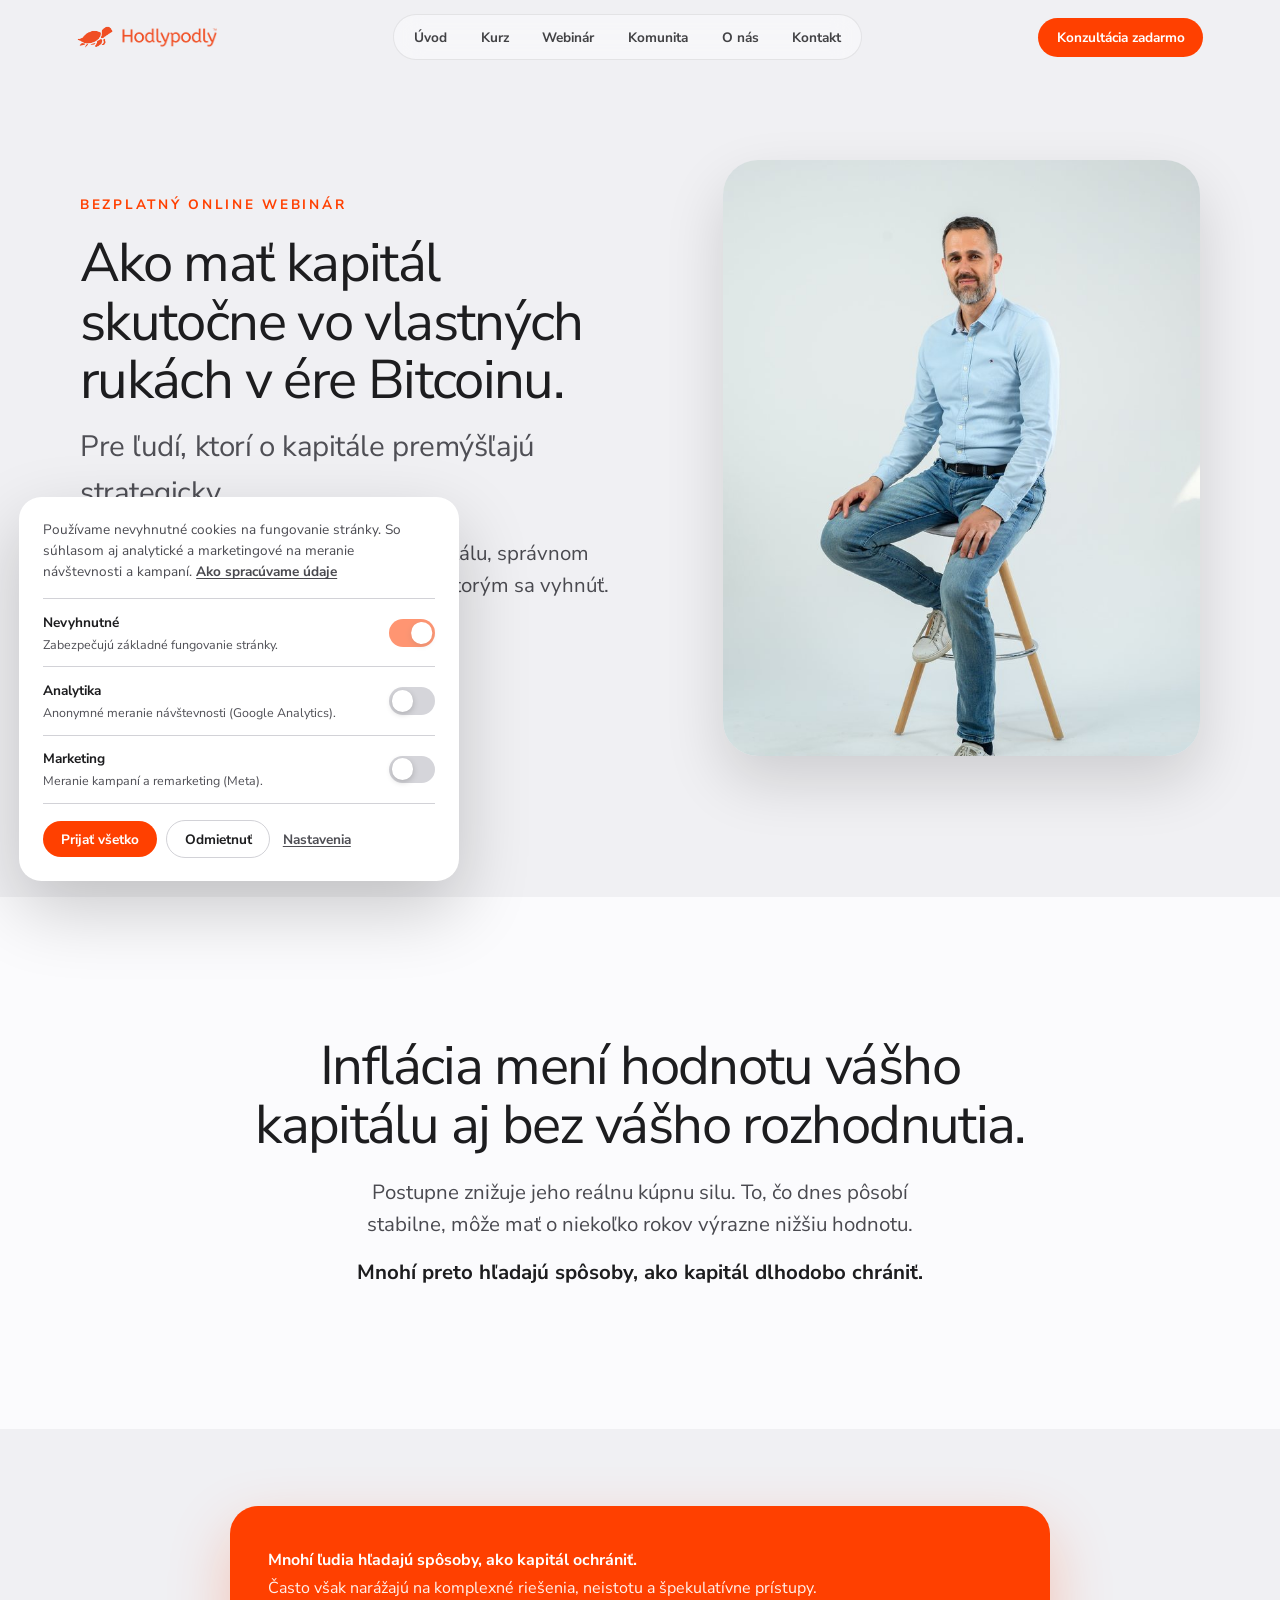
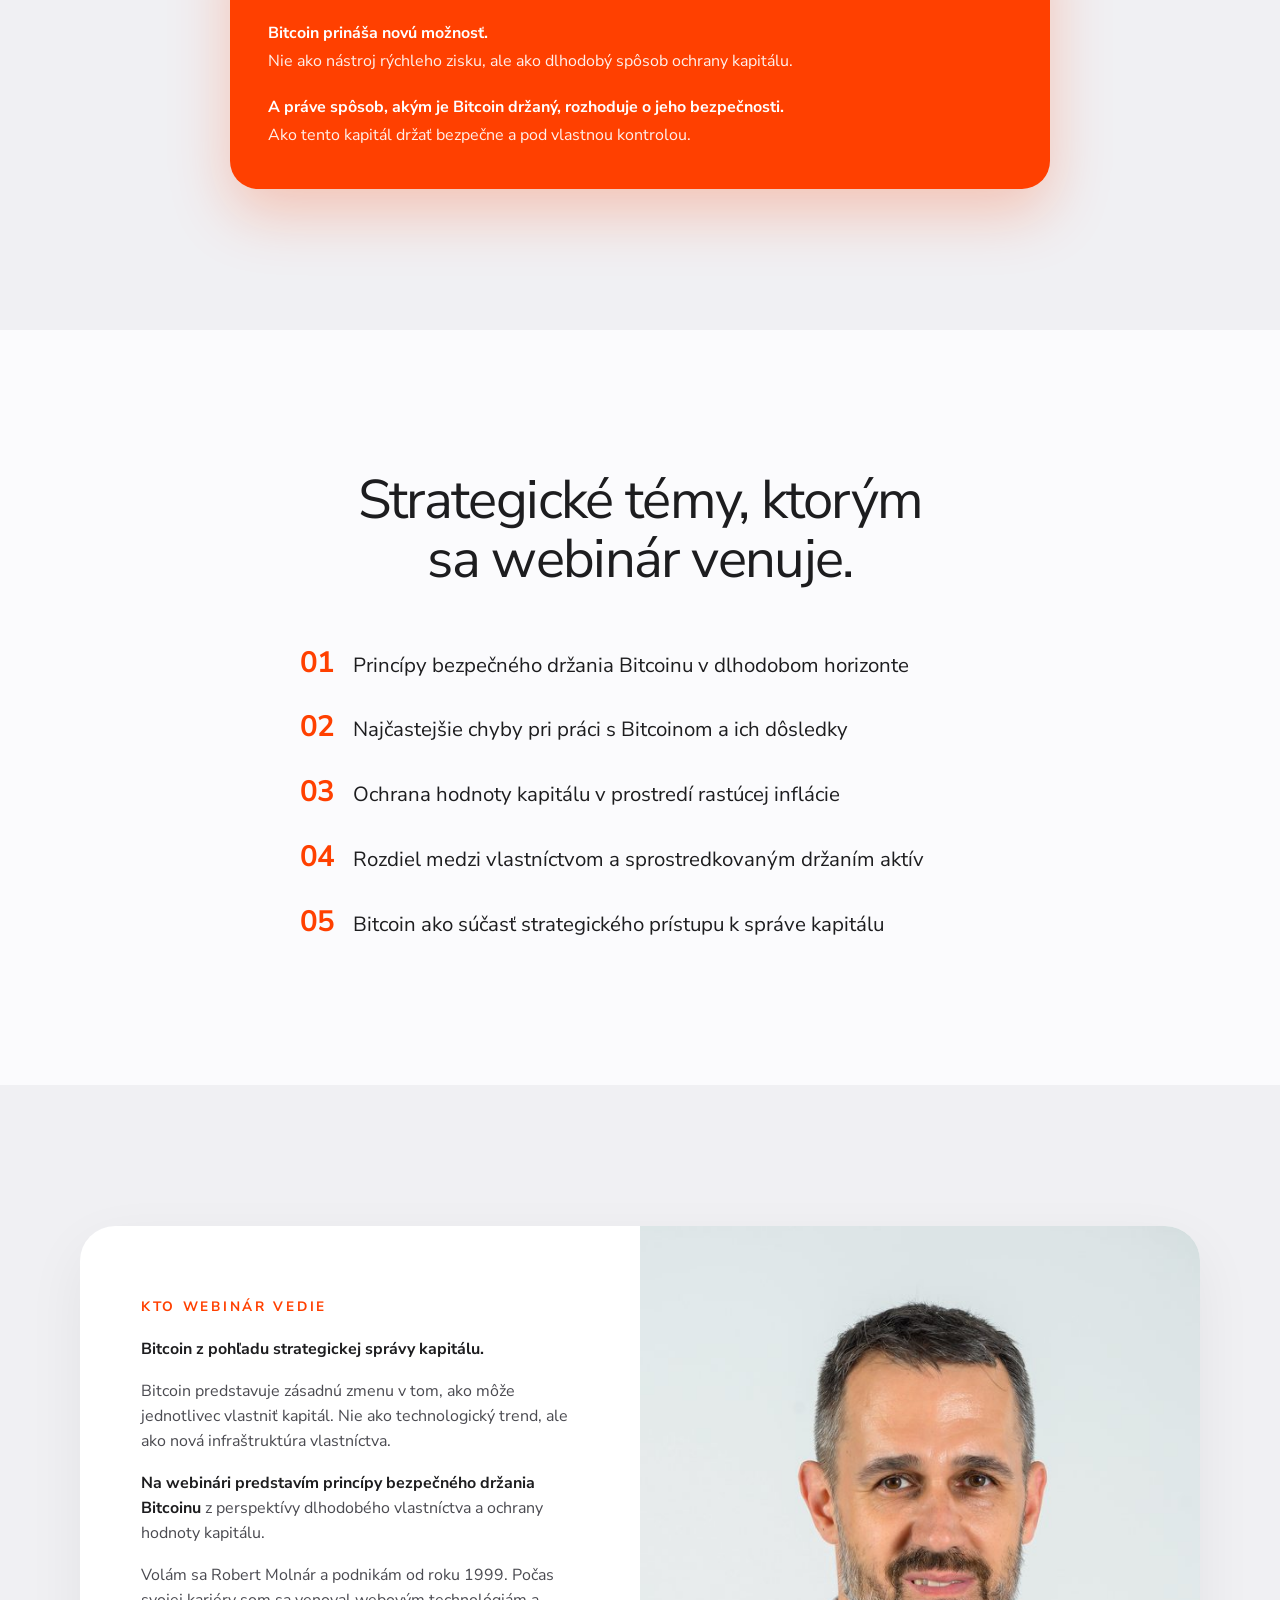
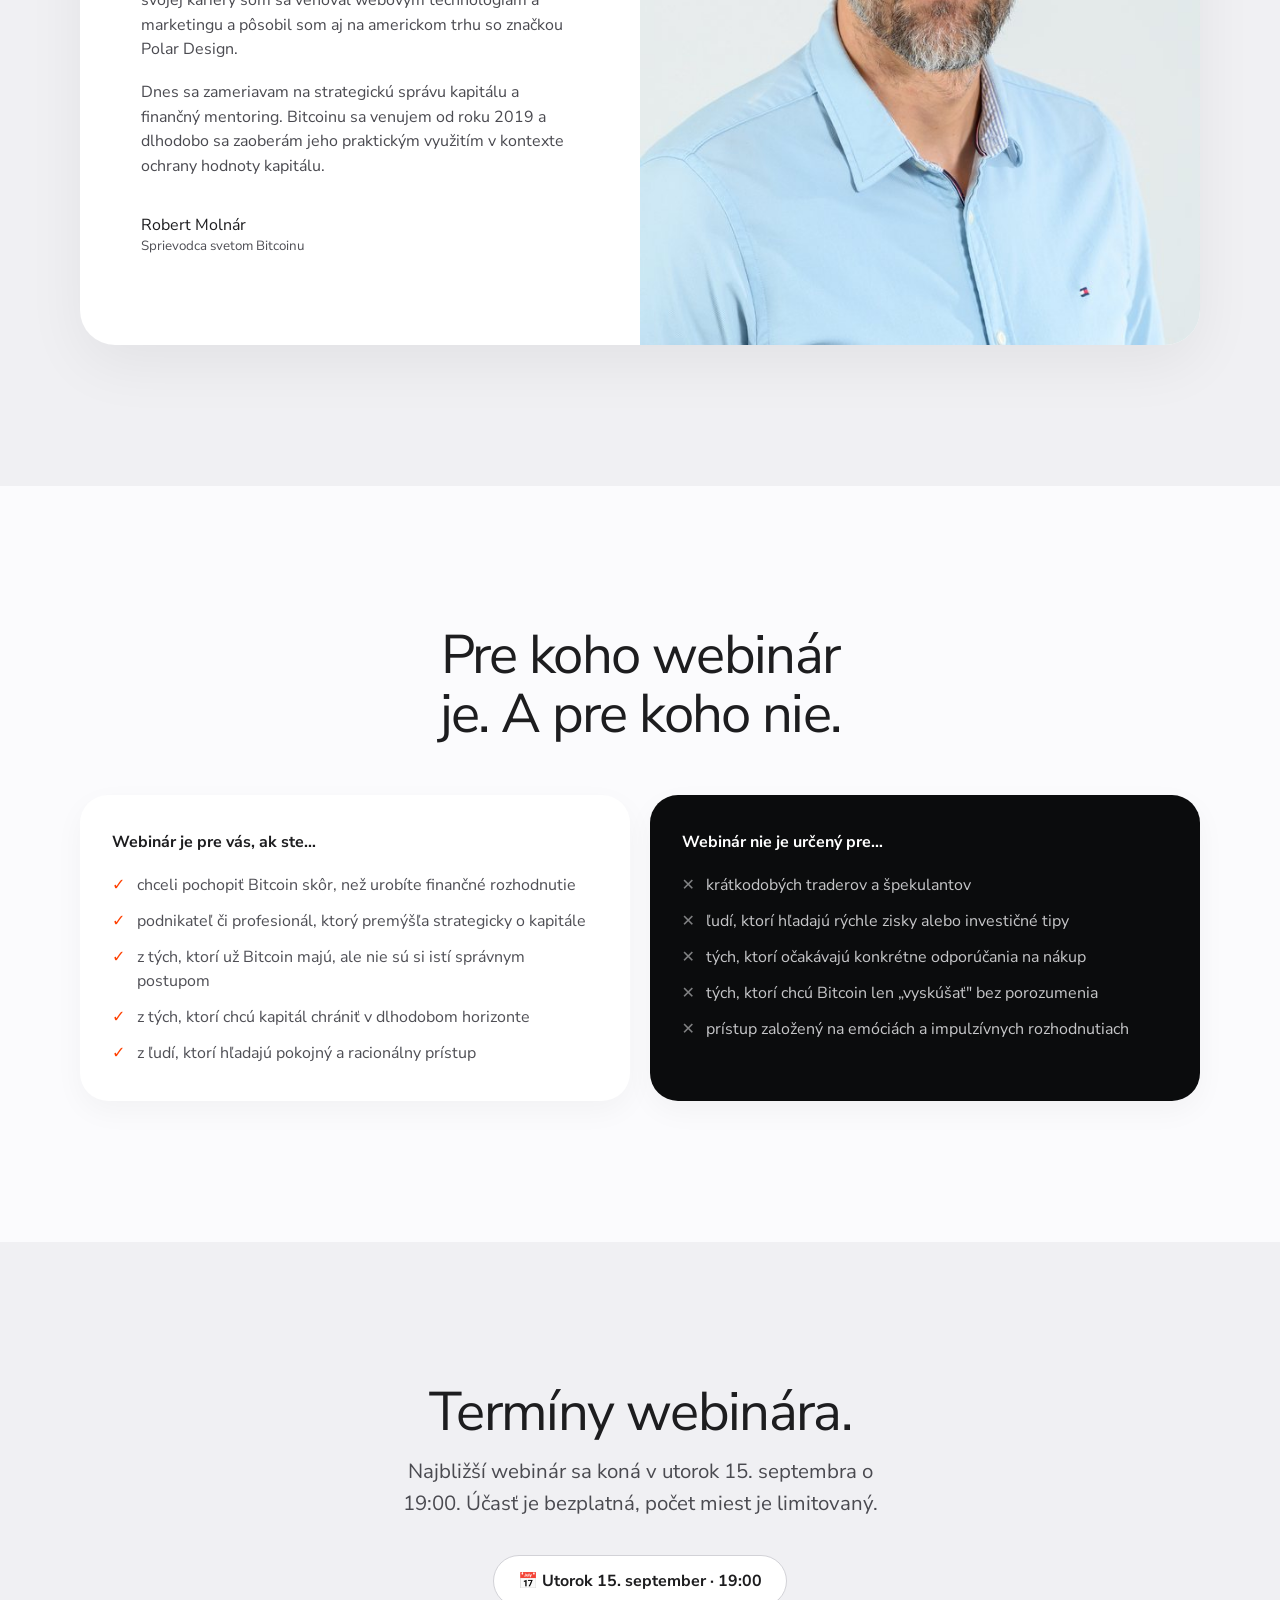
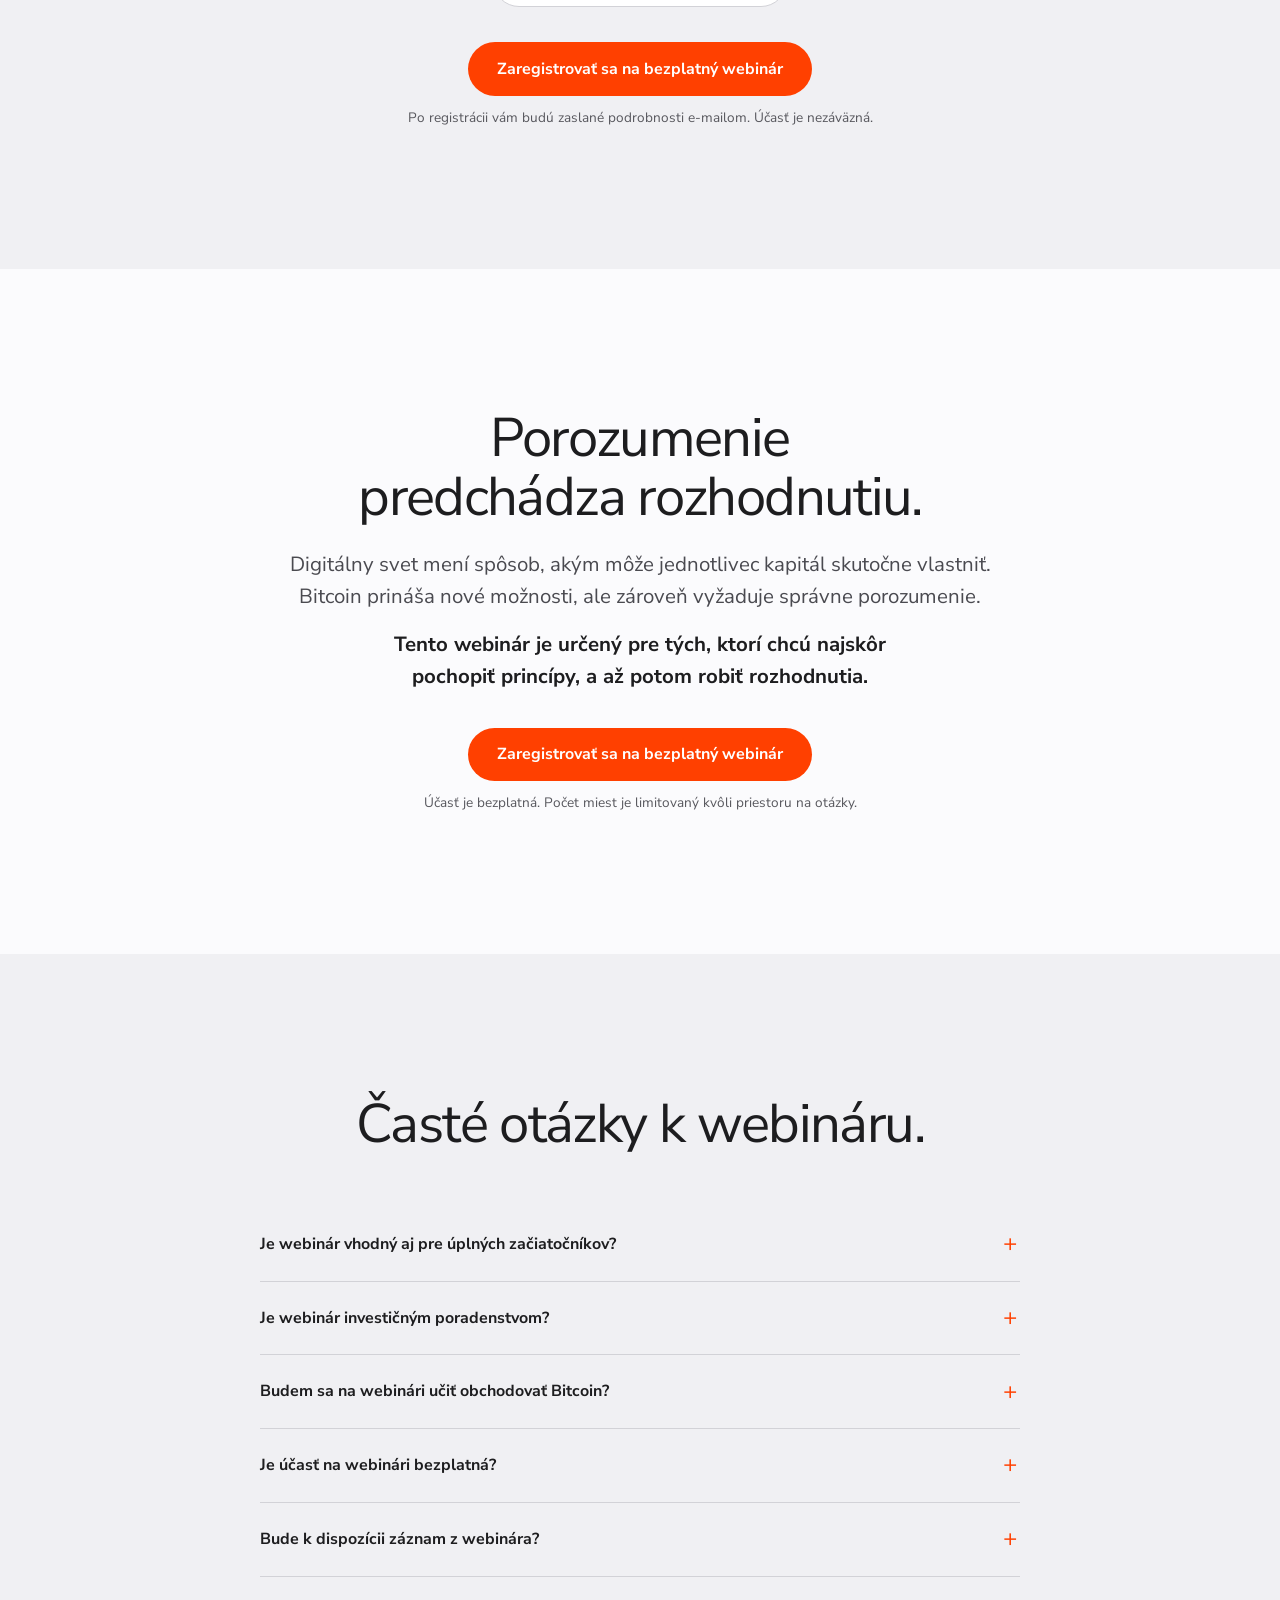
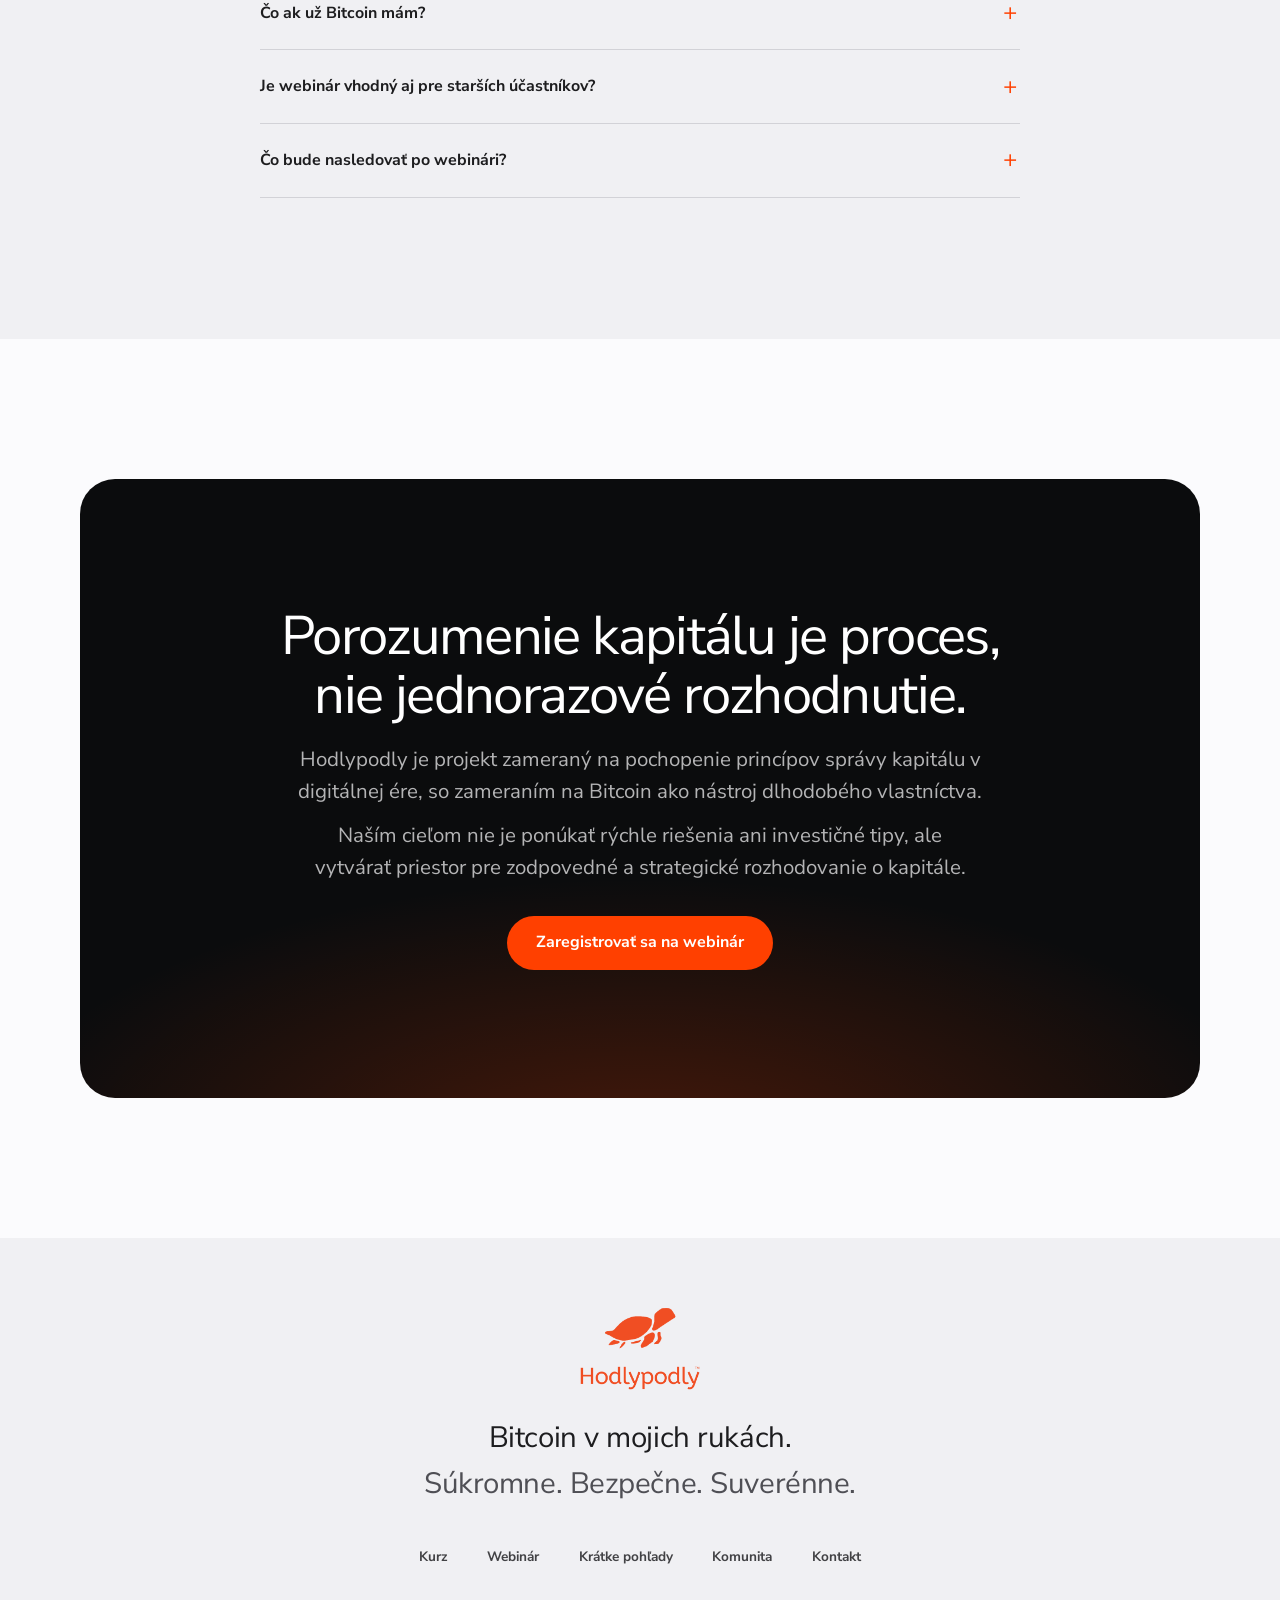
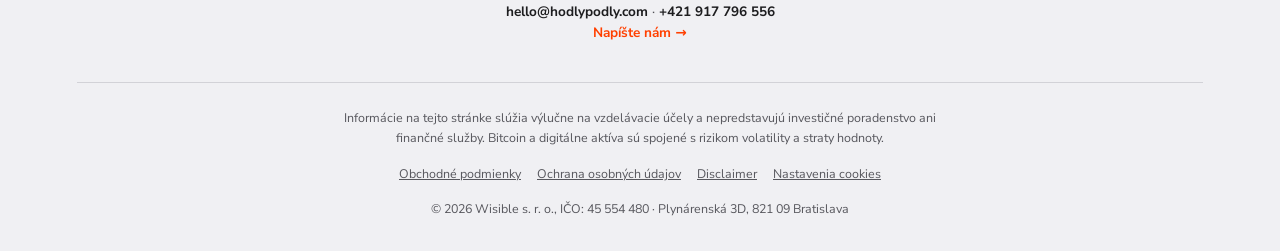
<file: webinar.html>
<!DOCTYPE html>
<html lang="sk">
<head>
<meta charset="UTF-8">
<meta name="viewport" content="width=device-width, initial-scale=1.0, viewport-fit=cover">
<title>Bezplatný webinár — Hodlypodly</title>
<meta name="description" content="Ako mať kapitál skutočne vo vlastných rukách v ére Bitcoinu. Bezplatný online webinár o ochrane kapitálu a správnom držaní Bitcoinu.">
<meta name="theme-color" content="#f0f0f3">
<link rel="icon" type="image/png" sizes="32x32" href="assets/favicon-32.png">
<link rel="icon" type="image/png" sizes="64x64" href="assets/favicon-64.png">
<link rel="apple-touch-icon" href="assets/apple-touch-icon.png">
<style>
/* critical: okamzity paint bez FOUC */
html{background:#fbfbfd}
body{margin:0;background:#fbfbfd;color:#1d1d1f;font-family:"Avenir Next","Avenir","Nunito Sans",-apple-system,"Helvetica Neue",system-ui,sans-serif}
a{color:inherit;text-decoration:none}
img,video{display:block;max-width:100%}
nav#nav{position:fixed;top:0;left:0;right:0;z-index:60}
.scrub{background:#0b0c0d;min-height:100vh}
</style>
<link rel="stylesheet" href="assets/style.css">
<link rel="preconnect" href="https://fonts.googleapis.com">
<link rel="preconnect" href="https://fonts.gstatic.com" crossorigin>
<link href="https://fonts.googleapis.com/css2?family=Nunito+Sans:wght@400;700&display=swap" rel="stylesheet">
</head>
<body>

<nav id="nav">
  <a class="brand" href="index.html">
    <span style="position:relative;display:inline-flex">
      <img class="turtle w" src="assets/turtle-white.png" alt="">
      <img class="turtle o" src="assets/turtle-orange.png" alt="">
    </span>
    <span style="position:relative;display:inline-flex">
      <img class="wordmark w" src="assets/wordmark-white.png" alt="Hodlypodly">
      <img class="wordmark o" src="assets/wordmark-orange.png" alt="">
    </span>
  </a>
  <div class="navlinks">
    <a href="index.html">Úvod</a>
    <a href="kurz.html">Kurz</a>
    <a href="webinar.html">Webinár</a>
    <a href="index.html#komunita">Komunita</a>
    <a href="index.html#robert">O nás</a>
    <a href="kontakt.html">Kontakt</a>
  </div>
  <a class="nav-cta" href="#" data-modal-open="#consultBack">Konzultácia zadarmo</a>
  <button class="burger" aria-label="Menu" aria-expanded="false"><span></span><span></span><span></span></button>
</nav>
<div class="mobile-menu" id="mobileMenu">
    <a href="index.html" data-mm>Úvod</a>
    <a href="kurz.html" data-mm>Kurz</a>
    <a href="webinar.html" data-mm>Webinár</a>
    <a href="index.html#komunita" data-mm>Komunita</a>
    <a href="index.html#robert" data-mm>O nás</a>
    <a href="kontakt.html" data-mm>Kontakt</a>
    <a class="mm-cta" href="#" data-modal-open="#consultBack" data-mm>Konzultácia zadarmo</a>
</div>

<!-- ======== HERO ======== -->
<section class="sec sec--paper" style="padding-top:clamp(8rem,14vw,10rem)">
  <div class="narrow community-grid" style="align-items:center">
    <div>
      <span class="eyebrow rv">Bezplatný online webinár</span>
      <h1 class="rv" style="margin-left:0;max-width:20ch">Ako mať kapitál skutočne vo vlastných rukách v ére Bitcoinu.</h1>
      <p class="rv rv-d1 hero-sub" style="max-width:30ch;margin:0 0 1.4rem">Pre ľudí, ktorí o kapitále premýšľajú strategicky.</p>
      <p class="lead rv rv-d1" style="margin:0;max-width:48ch">Bezplatný online webinár o ochrane kapitálu, správnom držaní Bitcoinu a najčastejších chybách, ktorým sa vyhnúť.</p>
      <div class="rv rv-d2" style="margin-top:2.2rem">
        <a class="btn" href="#" data-modal-open>Zaregistrovať sa na bezplatný webinár</a>
        <span class="btn-note">Kapacita je limitovaná kvôli priestoru na otázky.</span>
      </div>
    </div>
    <div class="community-card hero-photo rv rv-d1">
      <img src="assets/robert-stool.jpg" alt="Robert Molnár" style="object-position:center 18%">
    </div>
  </div>
</section>

<!-- ======== INFLÁCIA ======== -->
<section class="sec">
  <div class="narrow center">
    <h2 class="rv">Inflácia mení hodnotu vášho kapitálu aj bez vášho rozhodnutia.</h2>
    <p class="lead rv rv-d1" style="margin-top:1.4rem">Postupne znižuje jeho reálnu kúpnu silu. To, čo dnes pôsobí stabilne, môže mať o niekoľko rokov výrazne nižšiu hodnotu.</p>
    <p class="lead rv rv-d1" style="margin-top:1rem"><b>Mnohí preto hľadajú spôsoby, ako kapitál dlhodobo chrániť.</b></p>
  </div>
</section>

<!-- ======== ORANGE CARD ======== -->
<section class="sec sec--paper sec--tight">
  <div class="narrow">
    <div class="card-orange rv" style="max-width:820px;margin:0 auto">
      <p><strong>Mnohí ľudia hľadajú spôsoby, ako kapitál ochrániť.</strong>
      <span>Často však narážajú na komplexné riešenia, neistotu a špekulatívne prístupy.</span></p>
      <p><strong>Bitcoin prináša novú možnosť.</strong>
      <span>Nie ako nástroj rýchleho zisku, ale ako dlhodobý spôsob ochrany kapitálu.</span></p>
      <p><strong>A práve spôsob, akým je Bitcoin držaný, rozhoduje o jeho bezpečnosti.</strong>
      <span>Ako tento kapitál držať bezpečne a pod vlastnou kontrolou.</span></p>
    </div>
  </div>
</section>

<!-- ======== TÉMY ======== -->
<section class="sec">
  <div class="narrow center">
    <h2 class="rv">Strategické témy, ktorým sa webinár venuje.</h2>
    <div class="topics rv rv-d1">
      <div class="topic"><span class="num">01</span><p>Princípy bezpečného držania Bitcoinu v dlhodobom horizonte</p></div>
      <div class="topic"><span class="num">02</span><p>Najčastejšie chyby pri práci s Bitcoinom a ich dôsledky</p></div>
      <div class="topic"><span class="num">03</span><p>Ochrana hodnoty kapitálu v prostredí rastúcej inflácie</p></div>
      <div class="topic"><span class="num">04</span><p>Rozdiel medzi vlastníctvom a sprostredkovaným držaním aktív</p></div>
      <div class="topic"><span class="num">05</span><p>Bitcoin ako súčasť strategického prístupu k správe kapitálu</p></div>
    </div>
  </div>
</section>

<!-- ======== O ROBERTOVI ======== -->
<section class="sec sec--paper">
  <div class="narrow about rv">
    <div class="about-grid">
      <div class="about-text">
        <span class="eyebrow">Kto webinár vedie</span>
        <p><strong>Bitcoin z pohľadu strategickej správy kapitálu.</strong></p>
        <p>Bitcoin predstavuje zásadnú zmenu v tom, ako môže jednotlivec vlastniť kapitál. Nie ako technologický trend, ale ako nová infraštruktúra vlastníctva.</p>
        <p><strong>Na webinári predstavím princípy bezpečného držania Bitcoinu</strong> z perspektívy dlhodobého vlastníctva a ochrany hodnoty kapitálu.</p>
        <p>Volám sa Robert Molnár a podnikám od roku 1999. Počas svojej kariéry som sa venoval webovým technológiám a marketingu a pôsobil som aj na americkom trhu so značkou Polar Design.</p>
        <p>Dnes sa zameriavam na strategickú správu kapitálu a finančný mentoring. Bitcoinu sa venujem od roku 2019 a dlhodobo sa zaoberám jeho praktickým využitím v kontexte ochrany hodnoty kapitálu.</p>
        <p class="about-sign">Robert Molnár<br><small>Sprievodca svetom Bitcoinu</small></p>
      </div>
      <div class="about-photo">
        <img src="assets/robert-profil2.jpg" alt="Robert Molnár" loading="lazy" style="object-position:center 20%">
      </div>
    </div>
  </div>
</section>

<!-- ======== PRE KOHO ======== -->
<section class="sec">
  <div class="narrow center">
    <h2 class="rv">Pre koho webinár je. A pre koho nie.</h2>
    <div class="who-grid">
      <div class="who rv">
        <h3>Webinár je pre vás, ak ste…</h3>
        <ul>
          <li>chceli pochopiť Bitcoin skôr, než urobíte finančné rozhodnutie</li>
          <li>podnikateľ či profesionál, ktorý premýšľa strategicky o kapitále</li>
          <li>z tých, ktorí už Bitcoin majú, ale nie sú si istí správnym postupom</li>
          <li>z tých, ktorí chcú kapitál chrániť v dlhodobom horizonte</li>
          <li>z ľudí, ktorí hľadajú pokojný a racionálny prístup</li>
        </ul>
      </div>
      <div class="who no rv rv-d1">
        <h3>Webinár nie je určený pre…</h3>
        <ul>
          <li>krátkodobých traderov a špekulantov</li>
          <li>ľudí, ktorí hľadajú rýchle zisky alebo investičné tipy</li>
          <li>tých, ktorí očakávajú konkrétne odporúčania na nákup</li>
          <li>tých, ktorí chcú Bitcoin len „vyskúšať" bez porozumenia</li>
          <li>prístup založený na emóciách a impulzívnych rozhodnutiach</li>
        </ul>
      </div>
    </div>
  </div>
</section>

<!-- ======== TERMÍNY ======== -->
<section class="sec sec--paper">
  <div class="narrow center">
    <h2 class="rv">Termíny webinára.</h2>
    <p class="lead rv rv-d1">Najbližší webinár sa koná v utorok 15. septembra o 19:00. Účasť je bezplatná, počet miest je limitovaný.</p>
    <div class="dates rv rv-d1">
      <span class="date-pill">📅 <b>Utorok 15. september · 19:00</b></span>
    </div>
    <div class="rv rv-d2" style="margin-top:2.2rem">
      <a class="btn" href="#" data-modal-open>Zaregistrovať sa na bezplatný webinár</a>
      <span class="btn-note">Po registrácii vám budú zaslané podrobnosti e-mailom. Účasť je nezáväzná.</span>
    </div>
  </div>
</section>

<!-- ======== POROZUMENIE ======== -->
<section class="sec">
  <div class="narrow center">
    <h2 class="rv">Porozumenie predchádza rozhodnutiu.</h2>
    <p class="lead rv rv-d1" style="margin-top:1.4rem">Digitálny svet mení spôsob, akým môže jednotlivec kapitál skutočne vlastniť. Bitcoin prináša nové možnosti, ale zároveň vyžaduje správne porozumenie.</p>
    <p class="lead rv rv-d1" style="margin-top:1rem"><b>Tento webinár je určený pre tých, ktorí chcú najskôr pochopiť princípy, a až potom robiť rozhodnutia.</b></p>
    <div class="rv rv-d2" style="margin-top:2.2rem">
      <a class="btn" href="#" data-modal-open>Zaregistrovať sa na bezplatný webinár</a>
      <span class="btn-note">Účasť je bezplatná. Počet miest je limitovaný kvôli priestoru na otázky.</span>
    </div>
  </div>
</section>

<!-- ======== FAQ ======== -->
<section class="sec sec--paper">
  <div class="narrow center rv"><h2>Časté otázky k webináru.</h2></div>
  <div class="faq rv">
    <details><summary>Je webinár vhodný aj pre úplných začiatočníkov?</summary><p class="a">Áno. Webinár je určený pre ľudí, ktorí s Bitcoinom ešte len začínajú alebo si nie sú istí správnym prístupom k jeho držaniu.</p></details>
    <details><summary>Je webinár investičným poradenstvom?</summary><p class="a">Nie. Webinár je zameraný na vzdelávanie a pochopenie princípov práce s Bitcoinom, nie na konkrétne investičné odporúčania.</p></details>
    <details><summary>Budem sa na webinári učiť obchodovať Bitcoin?</summary><p class="a">Nie. Webinár sa venuje dlhodobému vlastníctvu a bezpečnému držaniu Bitcoinu, nie tradingu.</p></details>
    <details><summary>Je účasť na webinári bezplatná?</summary><p class="a">Áno. Účasť je bezplatná, počet miest je však limitovaný, aby bol zachovaný priestor na otázky.</p></details>
    <details><summary>Bude k dispozícii záznam z webinára?</summary><p class="a">Záznam môže byť sprístupnený účastníkom, ktorí sa zaregistrovali. Presné podmienky budú uvedené počas webinára.</p></details>
    <details><summary>Čo ak už Bitcoin mám?</summary><p class="a">Webinár vám pomôže lepšie pochopiť správny spôsob jeho držania a správu kapitálu v dlhodobom horizonte.</p></details>
    <details><summary>Je webinár vhodný aj pre starších účastníkov?</summary><p class="a">Áno. Obsah je vysvetlený zrozumiteľne a bez potreby technických znalostí.</p></details>
    <details><summary>Čo bude nasledovať po webinári?</summary><p class="a">Po webinári budete mať možnosť pokračovať vo vzdelávaní prostredníctvom online kurzov alebo ďalších materiálov.</p></details>
  </div>
</section>

<!-- ======== MANIFEST ======== -->
<section class="sec">
  <div class="narrow contact on-dark rv">
    <h2>Porozumenie kapitálu je proces, nie jednorazové rozhodnutie.</h2>
    <p class="lead" style="margin-top:1.2rem">Hodlypodly je projekt zameraný na pochopenie princípov správy kapitálu v digitálnej ére, so zameraním na Bitcoin ako nástroj dlhodobého vlastníctva.</p>
    <p class="lead" style="margin-top:.8rem">Naším cieľom nie je ponúkať rýchle riešenia ani investičné tipy, ale vytvárať priestor pre zodpovedné a strategické rozhodovanie o kapitále.</p>
    <a class="btn" href="#" data-modal-open>Zaregistrovať sa na webinár</a>
  </div>
</section>

<!-- ======== FOOTER ======== -->
<footer id="kontakt">
  <div class="foot-logo">
    <img class="turtle" src="assets/turtle-orange.png" alt="">
    <img class="wordmark" src="assets/wordmark-orange.png" alt="Hodlypodly">
  </div>
  <p class="foot-claim">Bitcoin v mojich rukách.<br><span class="thin">Súkromne. Bezpečne. Suverénne.</span></p>
  <div class="foot-nav">
    <a href="kurz.html">Kurz</a>
    <a href="webinar.html">Webinár</a>
    <a href="index.html#pohlady">Krátke pohľady</a>
    <a href="index.html#komunita">Komunita</a>
    <a href="kontakt.html">Kontakt</a>
  </div>
  <p class="foot-contact">
    <a href="mailto:hello@hodlypodly.com">hello@hodlypodly.com</a> · <a href="tel:+421917796556">+421 917 796 556</a><br>
    <a class="cta" href="kontakt.html">Napíšte nám →</a>
  </p>
  <div class="foot-legal">
    <p class="disc">Informácie na tejto stránke slúžia výlučne na vzdelávacie účely a nepredstavujú investičné poradenstvo ani finančné služby. Bitcoin a digitálne aktíva sú spojené s rizikom volatility a straty hodnoty.</p>
    <p class="flinks"><a href="obchodne-podmienky.html">Obchodné podmienky</a><a href="ochrana-osobnych-udajov.html">Ochrana osobných údajov</a><a href="disclaimer.html">Disclaimer</a><a href="#" data-cookie-settings>Nastavenia cookies</a></p>
    <p>© 2026 Wisible s. r. o., IČO: 45 554 480 · Plynárenská 3D, 821 09 Bratislava</p>
  </div>
</footer>

<!-- ======== MODAL · REGISTRÁCIA ======== -->
<div class="modal-back" id="modalBack" style="display:none" role="dialog" aria-modal="true" aria-label="Registrácia na webinár">
  <div class="modal">
    <button class="modal-x" aria-label="Zavrieť">✕</button>
    <form name="registracia" method="POST" data-netlify="true" netlify-honeypot="bot-field">
      <input type="hidden" name="form-name" value="registracia">
      <input type="hidden" name="subject" value="Hodlypodly web - Registrácia na webinár &quot;Ako mať kapitál vo vlastných rukách&quot; - Form">
      <p style="display:none"><label>Nevypĺňajte: <input name="bot-field"></label></p>
      <h3><span class="grad">Zadarmo</span> sa zaregistrujte<br>na živé vysielanie</h3>
      <p class="mnote">Ak zadáte aj telefón, systém vám automaticky pošle <b>SMS pripomienku 15 minút pred začiatkom</b>. Je to zadarmo.</p>

      <label for="m-date">Termín vysielania</label>
      <select id="m-date" name="termin" required>
        <option value="">Vyberte termín…</option>
        <option>Utorok 15. september · 19:00</option>
      </select>

      <label for="m-name">Meno</label>
      <input id="m-name" name="meno" type="text" placeholder="Vaše meno" required>

      <label for="m-mail">E-mail</label>
      <input id="m-mail" name="email" type="email" placeholder="vas@email.sk" required>

      <label for="m-tel">Telefón <span style="font-weight:400;color:var(--gray)">(nepovinné)</span></label>
      <input id="m-tel" name="telefon" type="tel" placeholder="+421 …">

      <label class="consent"><input type="checkbox" name="sms_suhlas" value="ano" checked>
        <span>Súhlasím s obdržaním bezplatnej SMS pripomienky 15 minút pred začiatkom vysielania (len ak zadáte telefón).</span>
      </label>

      <button class="btn" type="submit">Prihlásiť sa zadarmo →</button>

      <p class="gdpr">Registráciou na webinár súhlasíte so zaslaním osobných údajov organizátorovi webinára, ktorý vám môže zaslať dodatočné informácie alebo ďalšie ponuky. Svoj súhlas môžete kedykoľvek odvolať. <a href="ochrana-osobnych-udajov.html" style="text-decoration:underline;text-underline-offset:2px">Ako spracúvame údaje</a></p>
    </form>
    <div class="success">
      <div class="big-check">✓</div>
      <h3>Ste zaregistrovaní!</h3>
      <p class="mnote" style="margin-bottom:0">Potvrdenie a odkaz na vysielanie vám prídu e-mailom.</p>
    </div>
  </div>
</div>




<!-- ======== MODAL · OBJEDNÁVKA KURZU ======== -->
<div class="modal-back" id="orderBack" style="display:none" role="dialog" aria-modal="true" aria-label="Objednávka kurzu">
  <div class="modal">
    <button class="modal-x" aria-label="Zavrieť">✕</button>
    <form name="objednavka" method="POST" data-netlify="true" netlify-honeypot="bot-field">
      <input type="hidden" name="form-name" value="objednavka">
      <input type="hidden" name="subject" value="Hodlypodly web - Objednávka kurzu &quot;Bitcoin od nuly&quot; - Form">
      <p style="display:none"><label>Nevypĺňajte: <input name="bot-field"></label></p>
      <h3>Kurz <span class="grad">Bitcoin od nuly</span><br>v predpredaji</h3>
      <p class="mnote">Zvýhodnená predpredajová cena <b>159 € s DPH</b> namiesto plnej ceny 239 € s DPH. Zašleme vám faktúru a prístup získate hneď po dokončení kurzu.</p>

      <div class="mrow">
        <div>
          <label for="o-name">Meno a priezvisko</label>
          <input id="o-name" name="meno" type="text" placeholder="Vaše meno" required>
        </div>
        <div>
          <label for="o-mail">E-mail</label>
          <input id="o-mail" name="email" type="email" placeholder="vas@email.sk" required>
        </div>
      </div>

      <label for="o-tel">Telefón <span style="font-weight:400;color:var(--gray)">(nepovinné)</span></label>
      <input id="o-tel" name="telefon" type="tel" placeholder="+421 …">

      <label for="o-note">Fakturačné údaje alebo poznámka <span style="font-weight:400;color:var(--gray)">(nepovinné)</span></label>
      <textarea id="o-note" name="poznamka" placeholder="Ak chcete faktúru na firmu, uveďte údaje…" style="min-height:80px"></textarea>

      <button class="btn" type="submit">Záväzne objednať za 159 €</button>
      <p class="gdpr">Po odoslaní vám zašleme faktúru e-mailom. Prístup ku kurzu získate hneď po jeho dokončení. <a href="ochrana-osobnych-udajov.html" style="text-decoration:underline;text-underline-offset:2px">Ako spracúvame údaje</a></p>
    </form>
    <div class="success">
      <div class="big-check">✓</div>
      <h3>Ďakujeme za objednávku!</h3>
      <p class="mnote" style="margin-bottom:0">Faktúru a ďalšie informácie vám pošleme e-mailom.</p>
    </div>
  </div>
</div>

<!-- ======== MODAL · KONZULTÁCIA ======== -->
<div class="modal-back" id="consultBack" style="display:none" role="dialog" aria-modal="true" aria-label="Bezplatná konzultácia">
  <div class="modal">
    <button class="modal-x" aria-label="Zavrieť">✕</button>
    <form name="konzultacia" method="POST" data-netlify="true" netlify-honeypot="bot-field">
      <input type="hidden" name="form-name" value="konzultacia">
      <input type="hidden" name="subject" value="Hodlypodly web - Konzultácia - Form">
      <p style="display:none"><label>Nevypĺňajte: <input name="bot-field"></label></p>
      <h3>Úvodná konzultácia <span class="grad">zadarmo</span></h3>
      <p class="mnote">20 minút, telefonicky alebo online. <b>Zorientujeme sa vo vašej situácii</b> a poviete si, či vám vieme pomôcť. Nezáväzne.</p>

      <div class="mrow">
        <div>
          <label for="k-name">Meno</label>
          <input id="k-name" name="meno" type="text" placeholder="Vaše meno" required>
        </div>
        <div>
          <label for="k-tel">Telefón <span style="font-weight:400;color:var(--gray)">(nepovinné)</span></label>
          <input id="k-tel" name="telefon" type="tel" placeholder="+421 …">
        </div>
      </div>

      <label for="k-mail">E-mail</label>
      <input id="k-mail" name="email" type="email" placeholder="vas@email.sk" required>

      <label for="k-msg">Čomu sa chcete venovať? <span style="font-weight:400;color:var(--gray)">(nepovinné)</span></label>
      <textarea id="k-msg" name="poznamka" placeholder="Napr. mám Bitcoin na burze a neviem, či je to bezpečné…" style="min-height:80px"></textarea>

      <button class="btn" type="submit">Mám záujem o konzultáciu →</button>
      <p class="gdpr">Odoslaním súhlasíte so spracovaním údajov na účel dohodnutia konzultácie. Ozveme sa vám a dohodneme termín. <a href="ochrana-osobnych-udajov.html" style="text-decoration:underline;text-underline-offset:2px">Ako spracúvame údaje</a></p>
    </form>
    <div class="success">
      <div class="big-check">✓</div>
      <h3>Ďakujeme!</h3>
      <p class="mnote" style="margin-bottom:0">Ozveme sa vám čo najskôr a dohodneme termín konzultácie.</p>
    </div>
  </div>
</div>

<!-- ======== MODAL · KONTAKT ======== -->
<div class="modal-back" id="contactBack" style="display:none" role="dialog" aria-modal="true" aria-label="Kontaktujte nás">
  <div class="modal">
    <button class="modal-x" aria-label="Zavrieť">✕</button>
    <form name="kontakt" method="POST" data-netlify="true" netlify-honeypot="bot-field">
      <input type="hidden" name="form-name" value="kontakt">
      <input type="hidden" name="subject" value="Hodlypodly web - Napíšte nám - Form">
      <p style="display:none"><label>Nevypĺňajte: <input name="bot-field"></label></p>
      <h3>Napíšte nám.</h3>
      <p class="mnote">Odpovedáme zvyčajne do 1–2 pracovných dní.</p>

      <div class="mrow">
        <div>
          <label for="c-name">Meno</label>
          <input id="c-name" name="meno" type="text" placeholder="Vaše meno" required>
        </div>
        <div>
          <label for="c-mail">E-mail</label>
          <input id="c-mail" name="email" type="email" placeholder="vas@email.sk" required>
        </div>
      </div>

      <label for="c-topic">Téma</label>
      <select id="c-topic" name="tema" required>
        <option value="">Vyberte tému…</option>
        <option>Otázka ku kurzu</option>
        <option>Webinár</option>
        <option>Konzultácia 1:1</option>
        <option>Komunita</option>
        <option>Iné</option>
      </select>

      <label for="c-msg">Správa</label>
      <textarea id="c-msg" name="sprava" placeholder="S čím vám vieme pomôcť?" required></textarea>

      <button class="btn" type="submit">Odoslať správu →</button>
      <p class="gdpr">Odoslaním súhlasíte so spracovaním údajov na účel odpovede na vašu správu. <a href="ochrana-osobnych-udajov.html" style="text-decoration:underline;text-underline-offset:2px">Ako spracúvame údaje</a></p>
    </form>
    <div class="success">
      <div class="big-check">✓</div>
      <h3>Správa odoslaná!</h3>
      <p class="mnote" style="margin-bottom:0">Ďakujeme, ozveme sa vám čo najskôr.</p>
    </div>
  </div>
</div>



<script src="assets/consent.js" defer></script>
<script src="assets/app.js"></script>
</body>
</html>
</file>
<file: assets/style.css>
/* ============================================================
   HODLYPODLY — dizajn systém (Avenir · Apple feeling)
   ============================================================ */
:root{
  --canvas:#fbfbfd; --paper:#f0f0f3; --ink:#1d1d1f; --gray:#4f4f55; --hair:#d2d2d7;
  --night:#0b0c0d; --ivorydk:#f5f5f7;
  --vermilion:#FF4000;
  --grad:var(--vermilion);
  --sans:"Avenir Next","Avenir","Nunito Sans",-apple-system,"Helvetica Neue",system-ui,sans-serif;
  /* type scale — jediny zdroj pravdy */
  --fs-display:clamp(2.2rem,6.2vw,4.6rem);
  --fs-display-sm:clamp(1.7rem,3.6vw,2.9rem);
  --fs-h2:clamp(1.9rem,5vw,3.4rem);
  --fs-pull:clamp(1.35rem,2.3vw,1.9rem);
  --fs-lead:clamp(1.05rem,1.6vw,1.3rem);
  --fs-body:1rem;
  --fs-small:.85rem;
  --fs-tiny:.78rem;
  --r:1.75rem;
  --pad:clamp(1.4rem,6vw,6rem);
}
*{margin:0;padding:0;box-sizing:border-box}
html{scroll-behavior:smooth}
body{background:var(--canvas);color:var(--ink);font-family:var(--sans);font-weight:400;line-height:1.55;
  overflow-x:hidden;-webkit-font-smoothing:antialiased;text-rendering:optimizeLegibility}
::selection{background:#fcd9c9;color:#5a2210}
img,video{display:block;max-width:100%}
a{color:inherit}
.grad{color:var(--vermilion)}
.thin{color:var(--gray)}

/* ---------- buttons ---------- */
.btn{display:inline-flex;align-items:center;gap:.4em;white-space:nowrap;background:var(--vermilion);color:#fff;font-weight:700;
  font-size:var(--fs-body);padding:.9em 1.8em;border-radius:999px;border:none;cursor:pointer;text-decoration:none;
  transition:transform .3s cubic-bezier(.2,.7,.2,1),box-shadow .3s;font-family:var(--sans)}
.btn:hover{transform:scale(1.045);box-shadow:0 12px 30px rgba(255,64,0,.32)}
.btn:focus-visible{outline:3px solid var(--vermilion);outline-offset:3px}
.btn-ghost{background:transparent;color:var(--ink);border:1.5px solid var(--hair);box-shadow:none}
.btn-ghost:hover{background:rgba(0,0,0,.04);transform:none;box-shadow:none}
.on-dark .btn-ghost{color:#fff;border-color:rgba(255,255,255,.3)}
.on-dark .btn-ghost:hover{background:rgba(255,255,255,.08)}
.btn-note{display:block;font-size:var(--fs-small);font-weight:400;color:var(--gray);margin-top:.8em}
.on-dark .btn-note{color:rgba(245,245,247,.65)}

/* ---------- nav: glass pill + walking turtle ---------- */
nav{position:fixed;top:0;left:0;right:0;z-index:60;display:flex;align-items:center;justify-content:space-between;
  gap:1rem;padding:.9rem var(--pad);transition:background .45s ease}
nav::before{content:"";position:absolute;inset:0;background:transparent;transition:background .45s ease,box-shadow .45s ease;pointer-events:none}
nav.solid::before{background:rgba(251,251,253,.88);box-shadow:0 1px 0 rgba(0,0,0,.06);backdrop-filter:saturate(1.8) blur(16px);-webkit-backdrop-filter:saturate(1.8) blur(16px)}
nav.on-dark:not(.solid)::before{background:transparent}
nav>*{position:relative}
.brand{display:flex;align-items:center;gap:.55rem;text-decoration:none;cursor:pointer}
.brand .turtle{height:22px;position:relative}
.brand .wordmark{height:19px}
.brand img{transition:opacity .35s}
.brand .w{position:absolute}
nav.solid .w{opacity:0}
nav.on-dark:not(.solid) .o{opacity:0}
nav:not(.on-dark) .w{opacity:0}

.navlinks{display:flex;gap:.2rem;align-items:center;border:1px solid rgba(0,0,0,.08);background:rgba(251,251,253,.55);
  backdrop-filter:blur(14px);-webkit-backdrop-filter:blur(14px);border-radius:999px;padding:.3rem;transition:background .45s,border-color .45s}
nav.on-dark:not(.solid) .navlinks{background:rgba(255,255,255,.08);border-color:rgba(255,255,255,.14)}
.navlinks a{font-size:var(--fs-small);font-weight:700;color:#424245;text-decoration:none;padding:.42rem .95rem;border-radius:999px;transition:color .3s,background .3s}
.navlinks a:hover{background:rgba(0,0,0,.06);color:var(--ink)}
nav.on-dark:not(.solid) .navlinks a{color:rgba(245,245,247,.8)}
nav.on-dark:not(.solid) .navlinks a:hover{background:rgba(255,255,255,.12);color:#fff}
.nav-cta{display:inline-flex;align-items:center;background:var(--vermilion);color:#fff!important;border-radius:999px;
  padding:.55rem 1.15rem;font-weight:700;font-size:var(--fs-small);text-decoration:none;transition:transform .25s,box-shadow .25s}
.nav-cta:hover{transform:scale(1.05);box-shadow:0 8px 26px rgba(255,64,0,.35)}
.burger{display:none;width:2.6rem;height:2.6rem;border:none;background:rgba(251,251,253,.7);
  border-radius:50%;cursor:pointer;position:relative;backdrop-filter:blur(10px);-webkit-backdrop-filter:blur(10px)}
.burger span{position:absolute;left:.7rem;right:.7rem;height:2px;background:var(--ink);border-radius:2px;
  transition:transform .3s,opacity .3s,top .3s}
.burger span:nth-child(1){top:.92rem}
.burger span:nth-child(2){top:1.28rem}
.burger span:nth-child(3){top:1.64rem}
nav.on-dark:not(.solid) .burger{background:rgba(255,255,255,.14)}
nav.on-dark:not(.solid) .burger span{background:#fff}
body.menu-open .burger span:nth-child(1){top:1.28rem;transform:rotate(45deg)}
body.menu-open .burger span:nth-child(2){opacity:0}
body.menu-open .burger span:nth-child(3){top:1.28rem;transform:rotate(-45deg)}
body.menu-open .burger{background:var(--paper)}
body.menu-open .burger span{background:var(--ink)}
.mobile-menu{position:fixed;inset:0;z-index:55;background:rgba(251,251,253,.96);
  backdrop-filter:blur(20px);-webkit-backdrop-filter:blur(20px);
  display:flex;flex-direction:column;align-items:center;justify-content:center;gap:.4rem;
  opacity:0;visibility:hidden;transition:opacity .35s,visibility .35s}
body.menu-open .mobile-menu{opacity:1;visibility:visible}
.mobile-menu a{font-size:1.5rem;font-weight:700;color:var(--ink);text-decoration:none;padding:.7rem 1.4rem;
  border-radius:999px;transition:background .25s}
.mobile-menu a:active{background:rgba(0,0,0,.06)}
.mobile-menu .mm-cta{margin-top:1.4rem;background:var(--vermilion);color:#fff;font-size:1.05rem}
body.menu-open{overflow:hidden}
@media(max-width:820px){
  .navlinks{display:none}
  .burger{display:block}
  .nav-cta{display:none}
}

/* ---------- scrub sections ---------- */
.scrub{position:relative;background:var(--night);isolation:isolate;z-index:1}
.scrub-sticky{position:sticky;top:0;height:100vh;height:100svh;overflow:hidden}
.scrub-sticky video{position:absolute;inset:0;width:100%;height:100%;object-fit:cover;opacity:0;transition:opacity .6s}
.scrub-sticky video.on{opacity:1}
.scrub-poster{position:absolute;inset:0}
.poster-hero{background:radial-gradient(120% 90% at 70% 0%,rgba(255,64,0,.28),transparent 55%),radial-gradient(90% 80% at 20% 100%,rgba(6,60,72,.85),transparent 60%),linear-gradient(180deg,#0c2b33 0%,#0b1618 55%,#050708 100%)}
.poster-coin{background:radial-gradient(70% 60% at 50% 55%,rgba(255,64,0,.26),transparent 60%),linear-gradient(180deg,#111213 0%,#050506 100%)}
.poster-ascent{background:radial-gradient(120% 80% at 50% 0%,rgba(255,64,0,.34),transparent 55%),linear-gradient(180deg,#123038 0%,#0b1618 70%,#050708 100%)}
.scrub-veil{position:absolute;inset:0;background:linear-gradient(to bottom,rgba(5,7,8,.4),rgba(5,7,8,0) 28%,rgba(5,7,8,.1) 55%,rgba(5,7,8,.72) 82%);pointer-events:none}
.msg{position:absolute;inset:0;display:flex;flex-direction:column;align-items:center;justify-content:flex-end;
  text-align:center;padding:0 var(--pad) clamp(9rem,22vh,13rem);color:var(--ivorydk);opacity:0;
  will-change:transform,opacity;pointer-events:none}
.msg .tag{font-size:var(--fs-tiny);font-weight:700;letter-spacing:.22em;text-transform:uppercase;color:rgba(245,245,247,.72);margin-bottom:1.2rem}
.msg .big{font-weight:400;letter-spacing:-.03em;line-height:1.08;font-size:var(--fs-h2);max-width:20ch;text-wrap:balance;text-shadow:0 2px 34px rgba(0,0,0,.5)}
.msg .big.big--sm{font-size:var(--fs-h2)!important}
.msg .big .thin{color:rgba(245,245,247,.82)}
.msg p{margin-top:1.1rem;max-width:52ch;font-weight:400;font-size:var(--fs-lead);color:rgba(245,245,247,.92);text-wrap:balance;text-shadow:0 1px 20px rgba(0,0,0,.55)}
.msg .accent{color:var(--vermilion)}
.msg .btn,.msg a{pointer-events:auto}
.scroll-hint{position:absolute;left:50%;bottom:1.1rem;transform:translateX(-50%);z-index:5;font-size:var(--fs-tiny);
  font-weight:700;letter-spacing:.2em;text-transform:uppercase;color:rgba(245,245,247,.65);animation:bob 2.4s ease-in-out infinite}
@keyframes bob{0%,100%{transform:translate(-50%,0)}50%{transform:translate(-50%,8px)}}

.v-clean{}
.hero-cta{position:absolute;left:50%;bottom:4.4rem;transform:translateX(-50%);z-index:6;
  display:flex;flex-direction:column;align-items:center;text-align:center}
.hero-cta .btn-note{color:rgba(245,245,247,.85);text-shadow:0 1px 12px rgba(0,0,0,.5)}
@media(max-height:640px){.hero-cta{bottom:3.4rem}}

/* ---------- sections & rhythm ---------- */
.sec{padding:clamp(5.5rem,11vw,9rem) var(--pad)}
.sec--paper{background:var(--paper)}
.sec--tight{padding-top:clamp(3rem,6vw,5rem)}
.narrow{max-width:1120px;margin:0 auto}
.center{text-align:center}
.eyebrow{display:block;font-size:var(--fs-small);font-weight:700;letter-spacing:.2em;text-transform:uppercase;color:var(--vermilion);margin-bottom:1.2rem}
h1,h2{font-weight:400;letter-spacing:-.03em;line-height:1.08;font-size:var(--fs-h2);max-width:24ch;text-wrap:balance;margin:0 auto .9rem}
h2 .thin,h1 .thin{}
.lead{color:var(--gray);font-weight:400;font-size:var(--fs-lead);max-width:62ch;margin:0 auto;text-wrap:balance}
.lead b{color:var(--ink);font-weight:700}
.divider-band{height:clamp(3.5rem,8vw,6rem);background:linear-gradient(to bottom,var(--canvas),var(--paper))}

/* problem */
.problem-grid{display:grid;grid-template-columns:1.05fr .95fr;gap:2.6rem;align-items:center;margin-top:3.6rem;text-align:left}
.card-orange{background:var(--grad);color:#fff;border-radius:var(--r);padding:2.6rem 2.4rem;box-shadow:0 24px 60px rgba(255,64,0,.26)}
.card-orange p{margin-bottom:1.3em}
.card-orange p:last-child{margin-bottom:0}
.card-orange strong{display:block;font-weight:700;font-size:var(--fs-body);margin-bottom:.2em}
.card-orange span{color:rgba(255,255,255,.92);font-weight:400}
.problem-side{font-size:var(--fs-pull);font-weight:400;line-height:1.4;letter-spacing:-.01em;color:var(--gray)}
.problem-side b{font-weight:700;color:var(--ink)}
@media(max-width:880px){.problem-grid{grid-template-columns:1fr;gap:2rem}}

/* ---------- bento: square grid ---------- */
.bento{--gap:1rem;--cell:calc((min(1120px,100vw - 2*var(--pad)) - 3*var(--gap))/4);
  display:grid;grid-template-columns:repeat(4,minmax(0,1fr));grid-auto-rows:var(--cell);gap:var(--gap);
  margin-top:3.6rem;text-align:left}
.tile{position:relative;border-radius:var(--r);overflow:hidden;background:#fff;
  transition:transform .4s cubic-bezier(.2,.7,.2,1),box-shadow .4s;text-decoration:none;color:inherit;display:block}
.tile:hover{transform:scale(1.015);box-shadow:0 24px 60px rgba(0,0,0,.12);z-index:2}
.tile>img{position:absolute;inset:0;width:100%;height:100%;object-fit:cover;z-index:0;transition:transform .8s cubic-bezier(.2,.7,.2,1)}
.tile:hover>img{transform:scale(1.06)}
.tile .shade{position:absolute;inset:0;z-index:1;background:linear-gradient(to top,rgba(0,0,0,.82),rgba(0,0,0,.35) 45%,transparent 72%)}
.tile-cap{position:relative;z-index:2;padding:1.8rem;height:100%;display:flex;flex-direction:column;justify-content:flex-end}
.tile-cap .teyebrow{font-size:var(--fs-tiny);letter-spacing:.16em;text-transform:uppercase;font-weight:700;margin-bottom:auto}
.tile-cap .tv{font-weight:700;letter-spacing:-.03em;font-size:var(--fs-pull);line-height:1.05}
.tile-cap h3{font-size:var(--fs-body);font-weight:700;letter-spacing:-.015em;line-height:1.3;text-wrap:balance}
.t-2x2 .tile-cap h3,.t-2x1 .tile-cap h3{font-size:var(--fs-pull);line-height:1.2}
.tile-cap p{font-size:var(--fs-small);font-weight:400;margin-top:.45rem;opacity:.9;max-width:34ch}
.tile.img h3,.tile.img p,.tile.img .tv{color:#fff}
.tile.img .t-link{color:#fff!important}
.tile.img .teyebrow{color:#fff;opacity:.9}
.tile.plain .tile-cap h3,.tile.plain .tv{color:var(--ink)}
.tile.plain .tile-cap p{color:var(--gray)}
.tile.plain .teyebrow{color:var(--vermilion)}
.tile.dark{background:var(--night)}
.tile.dark .tile-cap h3,.tile.dark .tv{color:#fff}
.tile.dark .tile-cap p{color:rgba(245,245,247,.7)}
.tile.dark .teyebrow{color:var(--vermilion)}
.tile.gradbg{background:var(--grad)}
.tile.gradbg .tile-cap h3,.tile.gradbg .tv{color:#fff}
.tile.gradbg .tile-cap p{color:rgba(255,255,255,.9)}
.tile.gradbg .teyebrow{color:rgba(255,255,255,.9)}
.tile.t-2x2{grid-column:span 2;grid-row:span 2}
.tile.t-2x1{grid-column:span 2}
.t-link{margin-top:1rem;font-weight:700;font-size:var(--fs-small)}
.t-link::after{content:" →";transition:margin .2s}
.tile:hover .t-link::after{margin-left:5px}
.socials{display:flex;gap:.6rem;margin-top:.9rem}
.socials a{width:2.2rem;height:2.2rem;border-radius:50%;border:1.5px solid rgba(255,255,255,.4);display:flex;
  align-items:center;justify-content:center;font-size:var(--fs-tiny);font-weight:700;color:#fff;text-decoration:none;transition:background .2s,border-color .2s}
.socials a:hover{background:var(--vermilion);border-color:var(--vermilion)}
.socials--big{gap:.8rem;margin-top:1.1rem}
.socials--big a{width:3rem;height:3rem;font-size:.82rem;border-width:2px}
@media(max-width:980px){.bento{--cell:calc((100vw - 2*var(--pad) - var(--gap))/2);grid-template-columns:repeat(2,1fr)}}
@media(max-width:540px){.bento{--cell:auto;grid-template-columns:1fr;grid-auto-rows:220px}
  .tile.t-2x2,.tile.t-2x1{grid-column:span 1}.tile.t-2x2{grid-row:span 2}}

/* ---------- about ---------- */
.about{background:#fff;border-radius:calc(var(--r)*1.25);overflow:hidden;box-shadow:0 20px 60px rgba(0,0,0,.06)}
.sec--paper .about{background:#fff}
.about-grid{display:grid;grid-template-columns:1fr 1fr;align-items:stretch}
.about-text{padding:4.4rem 3.8rem;display:flex;flex-direction:column;justify-content:center;text-align:left}
.about-text p{margin-bottom:1.1em;color:var(--gray);font-weight:400}
.about-text p strong{color:var(--ink);font-weight:700}
.about-sign{margin-top:1.1em;font-weight:700;line-height:1.45;color:var(--ink)!important}
.about-sign small{display:block;font-weight:400;color:var(--gray)}
.about-photo{position:relative;min-height:480px}
.about-photo img{position:absolute;inset:0;width:100%;height:100%;object-fit:cover;object-position:center 18%}
.about-photo video{position:absolute;inset:0;width:100%;height:100%;object-fit:cover;object-position:center 18%;opacity:0;transition:opacity .6s}
.about-photo video.on{opacity:1}
@media(max-width:880px){.about-grid{grid-template-columns:1fr}.about-text{padding:3rem 2rem}.about-photo{min-height:380px}}

/* ---------- story video ---------- */
.story-frame{position:relative;border-radius:calc(var(--r)*1.25);overflow:hidden;margin-top:3.6rem;aspect-ratio:16/9;
  box-shadow:0 30px 80px rgba(0,0,0,.18);background:#111;display:block;cursor:pointer}
.story-frame img{width:100%;height:100%;object-fit:cover;transition:transform .8s cubic-bezier(.2,.7,.2,1),filter .5s;filter:brightness(.86)}
.story-frame:hover img{transform:scale(1.03);filter:brightness(.78)}
.story-frame iframe{position:absolute;inset:0;width:100%;height:100%;border:0}
.story-play{position:absolute;inset:0;display:flex;flex-direction:column;align-items:center;justify-content:center;gap:1.2rem}
.play-btn{width:clamp(4.4rem,7vw,5.6rem);height:clamp(4.4rem,7vw,5.6rem);border-radius:50%;background:var(--vermilion);
  display:flex;align-items:center;justify-content:center;box-shadow:0 14px 44px rgba(255,64,0,.45);
  transition:transform .35s cubic-bezier(.2,.7,.2,1)}
.play-btn::after{content:'';border-style:solid;border-width:.72rem 0 .72rem 1.18rem;border-color:transparent transparent transparent #fff;margin-left:.22rem}
.story-frame:hover .play-btn{transform:scale(1.09)}
.play-label{color:#fff;font-weight:700;font-size:var(--fs-body);text-shadow:0 2px 18px rgba(0,0,0,.6)}
.play-label em{font-style:normal;font-weight:400;opacity:.75;margin-left:.4em}
.story-frame.playing .story-play,.story-frame.playing img{display:none}

/* ---------- dark rounded card (webinár / contact) ---------- */
.darkcard{background:var(--night);color:#fff;position:relative;overflow:hidden;border-radius:calc(var(--r)*1.25)}
.darkcard::before{content:'';position:absolute;inset:0;background:radial-gradient(110% 80% at 85% 8%,rgba(255,64,0,.2),transparent 55%),radial-gradient(80% 70% at 8% 95%,rgba(255,64,0,.14),transparent 60%);pointer-events:none}
.darkcard-in{position:relative;padding:4.2rem clamp(1.8rem,4vw,4.5rem)}
.darkcard h2{color:#fff}
.darkcard .lead{color:rgba(245,245,247,.8)}
.web-grid{display:grid;grid-template-columns:1.1fr .9fr;gap:3.2rem;margin-top:3rem;align-items:center;text-align:left}
.web-list{list-style:none;display:flex;flex-direction:column;gap:1rem}
.web-list li{display:flex;gap:.9rem;align-items:flex-start;font-size:var(--fs-body);font-weight:400;color:rgba(245,245,247,.92)}
.web-list li::before{content:'';flex:0 0 9px;height:9px;border-radius:50%;background:var(--grad);margin-top:.5em;box-shadow:0 0 0 4px rgba(255,64,0,.18)}
.web-cta{background:rgba(255,255,255,.05);border:1px solid rgba(255,255,255,.12);border-radius:var(--r);padding:2.2rem 2rem;backdrop-filter:blur(6px);text-align:center}
.web-cta p{color:rgba(245,245,247,.78);font-weight:400;margin-bottom:1.5em}
@media(max-width:880px){.web-grid{grid-template-columns:1fr;gap:2.4rem}}

.darkcard h2 .thin{color:rgba(245,245,247,.6)}
.darkcard .btn-ghost{color:#fff;border-color:rgba(255,255,255,.32)}
.darkcard .btn-ghost:hover{background:rgba(255,255,255,.08)}
.darkcard .btn-note{color:rgba(245,245,247,.65)}

/* ---------- kurz card ---------- */
.course-card{background:#fff;border-radius:calc(var(--r)*1.25);padding:3.6rem;margin-top:3.6rem;box-shadow:0 20px 60px rgba(0,0,0,.06);
  display:grid;grid-template-columns:1.4fr .8fr;gap:3rem;align-items:center;text-align:left}
.course-card h3{font-size:var(--fs-pull);font-weight:700;letter-spacing:-.015em;line-height:1.25}
.course-card .sub{color:var(--gray);font-weight:400;margin-top:.5em}
.course-points{margin-top:1.8em;display:flex;flex-direction:column;gap:1em}
.course-points strong{display:block;font-weight:700}
.course-points span{color:var(--gray);font-weight:400}
.price-box{text-align:center;background:var(--paper);border-radius:var(--r);padding:2.2rem 1.8rem}
.price-old{color:var(--gray);text-decoration:line-through;font-size:var(--fs-body);font-weight:400}
.price-now{font-weight:700;letter-spacing:-.03em;font-size:2.8rem;line-height:1.1}
.price-dph{font-size:var(--fs-small);font-weight:400;color:var(--gray);margin:.4em 0 1.5em}
.price-note{font-size:var(--fs-small);font-weight:400;color:var(--gray);margin-top:1.3em;line-height:1.5}
@media(max-width:880px){.course-card{grid-template-columns:1fr;padding:2.6rem 2rem}}

/* ---------- testimonials ---------- */
.testi-grid{display:grid;grid-auto-flow:column;grid-auto-columns:clamp(280px,31%,380px);gap:1.2rem;
  margin-top:3.6rem;text-align:left;overflow-x:auto;padding-bottom:.6rem;scroll-snap-type:x proximity;
  scrollbar-width:none;-webkit-overflow-scrolling:touch}
.testi-grid::-webkit-scrollbar{display:none}
.testi{scroll-snap-align:start}
.testi{background:#fff;border-radius:var(--r);padding:1.9rem 1.7rem;display:flex;flex-direction:column;gap:1.2rem;
  transition:transform .35s cubic-bezier(.2,.7,.2,1),box-shadow .35s;box-shadow:0 10px 30px rgba(0,0,0,.04)}
.testi:hover{transform:translateY(-5px);box-shadow:0 20px 46px rgba(0,0,0,.09)}
.testi p{color:var(--gray);font-weight:400;font-size:var(--fs-body)}
.testi strong{font-weight:700}
.testi strong small{display:block;font-weight:400;color:var(--gray);font-size:var(--fs-small)}
@media(max-width:880px){.testi-grid{grid-auto-columns:82vw}}

/* ---------- FAQ ---------- */
.faq{max-width:760px;margin:3.4rem auto 0;text-align:left}
.faq details{border-bottom:1px solid var(--hair);padding:.4rem 0}
.faq summary{cursor:pointer;font-weight:700;font-size:var(--fs-body);padding:1.1rem 2.4rem 1.1rem 0;position:relative;list-style:none}
.faq summary::-webkit-details-marker{display:none}
.faq summary::after{content:'+';position:absolute;right:.2rem;top:50%;transform:translateY(-50%);
  font-size:1.5rem;font-weight:400;color:var(--vermilion);transition:transform .3s}
.faq details[open] summary::after{transform:translateY(-50%) rotate(45deg)}
.faq .a{padding:0 0 1.3rem;color:var(--gray);font-weight:400}

/* ---------- FAQ split s fotkou ---------- */
.faq-grid{display:grid;grid-template-columns:1.1fr .8fr;gap:2.6rem;align-items:start;max-width:1120px;margin:3.4rem auto 0}
.faq-grid .faq{margin:0;max-width:none}
.faq-photo{position:relative;border-radius:calc(var(--r)*1.25);overflow:hidden;
  box-shadow:0 24px 60px rgba(0,0,0,.12);aspect-ratio:3/4;background:var(--paper)}
.faq-photo img,.faq-photo video{position:absolute;inset:0;width:100%;height:100%;object-fit:cover;object-position:center 15%}
.faq-photo video{opacity:0;transition:opacity .6s}
.faq-photo video.on{opacity:1}
.faq-photo .fcap{position:absolute;left:0;right:0;bottom:0;z-index:2;padding:1.4rem;color:#fff;
  background:linear-gradient(to top,rgba(0,0,0,.6),transparent);font-weight:700;font-size:var(--fs-small)}
.faq-photo .fcap small{display:block;font-weight:400;opacity:.85}
@media(max-width:880px){.faq-grid{grid-template-columns:1fr}.faq-photo{max-width:380px;margin:0 auto}}

/* ---------- numbered topics (webinár témy) ---------- */
.topics{max-width:680px;margin:3.2rem auto 0;text-align:left;display:flex;flex-direction:column;gap:1.2rem}
.topic{display:grid;grid-template-columns:auto 1fr;gap:1.2rem;align-items:baseline}
.topic .num{font-weight:700;font-size:var(--fs-pull);letter-spacing:-.03em;color:var(--vermilion)}
.topic p{font-weight:400;color:var(--ink);font-size:var(--fs-lead)}

/* two-col who lists */
.who-grid{display:grid;grid-template-columns:1fr 1fr;gap:1.2rem;margin-top:3.2rem;text-align:left}
.who{background:#fff;border-radius:var(--r);padding:2.2rem 2rem;box-shadow:0 10px 30px rgba(0,0,0,.04)}
.who.no{background:var(--night);color:#fff}
.who h3{font-weight:700;font-size:var(--fs-body);margin-bottom:1.1rem}
.who ul{list-style:none;display:flex;flex-direction:column;gap:.7rem}
.who li{display:flex;gap:.7rem;font-weight:400;font-size:var(--fs-body);color:var(--gray)}
.who.no li{color:rgba(245,245,247,.8)}
.who li::before{content:'✓';color:var(--vermilion);font-weight:700}
.who.no li::before{content:'✕';color:rgba(245,245,247,.5)}
.who-grid--3{grid-template-columns:repeat(3,1fr)}
@media(max-width:980px){.who-grid--3{grid-template-columns:1fr}}
@media(max-width:820px){.who-grid{grid-template-columns:1fr}}

/* termíny */
.dates{display:flex;flex-wrap:wrap;gap:.8rem;justify-content:center;margin-top:2.2rem}
.date-pill{background:#fff;border:1px solid var(--hair);border-radius:999px;padding:.8rem 1.5rem;font-weight:700;font-size:var(--fs-body)}
.date-pill b{font-weight:700}

/* ---------- horizontal rail ---------- */
.hscroll{position:relative;background:var(--paper)}
.hs-sticky{position:sticky;top:0;height:100vh;height:100svh;display:flex;flex-direction:column;justify-content:center;
  gap:clamp(1.6rem,3.5vh,2.4rem);overflow:hidden;padding:4rem 0 2.2rem}
.hs-head{text-align:center;padding:0 var(--pad)}
.hrail{display:flex;gap:1.1rem;padding:0 10vw;align-items:stretch;will-change:transform}
.hcard{flex:0 0 clamp(180px,16vw,215px);position:relative;border-radius:calc(var(--r)*.8);
  overflow:hidden;box-shadow:0 14px 36px rgba(0,0,0,.12);aspect-ratio:9/16;background:var(--night)}
.hcard img{position:absolute;inset:0;width:100%;height:100%;object-fit:cover;transition:transform .7s cubic-bezier(.2,.7,.2,1)}
.hcard:hover img{transform:scale(1.045)}
.hprog{height:3px;width:min(420px,60vw);margin:0 auto;background:var(--hair);border-radius:2px;overflow:hidden}
.hprog i{display:block;height:100%;background:var(--grad);transform:scaleX(0);transform-origin:left}
@media(max-width:640px){.hcard{flex-basis:52vw}}

/* ---------- volny horizontalny rail ---------- */
.hrail-free{display:flex;gap:1.1rem;overflow-x:auto;padding:2.6rem var(--pad) 1.4rem;
  scroll-snap-type:x proximity;-webkit-overflow-scrolling:touch;scrollbar-width:none;cursor:grab}
.hrail-free::-webkit-scrollbar{display:none}
.hrail-free:active{cursor:grabbing}
.hrail-free .hcard{scroll-snap-align:start;flex:0 0 clamp(180px,16vw,215px)}
.socials--row{justify-content:center;gap:.9rem}
.socials--row a{width:3.2rem;height:3.2rem;font-size:.86rem;border:2px solid var(--hair);color:var(--ink)}
.socials--row a:hover{color:#fff}

/* ---------- community photo ---------- */
.community-grid{display:grid;grid-template-columns:1.05fr .85fr;gap:3.4rem;align-items:center;text-align:left}
.community-grid h2{margin-left:0}
.community-grid .lead{margin-left:0}
.community-card{position:relative;border-radius:calc(var(--r)*1.25);overflow:hidden;box-shadow:0 26px 60px rgba(0,0,0,.14);aspect-ratio:4/5}
.community-card img{position:absolute;inset:0;width:100%;height:100%;object-fit:cover;transition:transform .8s cubic-bezier(.2,.7,.2,1)}
.community-grid:hover .community-card img{transform:scale(1.03)}
@media(max-width:880px){.community-grid{grid-template-columns:1fr;gap:2.2rem}.community-card{max-width:420px}}
.community-photo{position:relative;margin-top:3.6rem;border-radius:calc(var(--r)*1.25);overflow:hidden;box-shadow:0 30px 70px rgba(0,0,0,.14)}
.community-photo .ccap{position:absolute;inset:0;display:flex;align-items:flex-end;justify-content:center;
  padding:2.4rem;background:linear-gradient(to top,rgba(2,10,13,.55),transparent 55%);color:#fff;
  font-size:var(--fs-pull);font-weight:400;letter-spacing:-.015em;text-align:center}
.community-photo img{width:100%;height:440px;object-fit:cover;object-position:center 30%}
@media(max-width:700px){.community-photo img{height:300px}}

/* ---------- full-bleed band predely ---------- */
.band{position:relative;height:clamp(340px,52vh,540px);overflow:hidden;isolation:isolate;z-index:1}
.band--tall{height:clamp(380px,58vh,620px)}
.band--tall .veil{background:linear-gradient(to top,rgba(4,8,10,.9),rgba(4,8,10,.5) 50%,rgba(4,8,10,.3))}
.band img{position:absolute;inset:0;width:100%;height:100%;object-fit:cover}
.band .veil{position:absolute;inset:0;background:linear-gradient(to top,rgba(4,8,10,.82),rgba(4,8,10,.25) 55%,rgba(4,8,10,.12))}
.band .bcap{position:absolute;inset:0;display:flex;flex-direction:column;align-items:center;justify-content:flex-end;
  text-align:center;padding:0 var(--pad) clamp(2.2rem,5vw,3.6rem);color:#fff}
.band .bcap .bt{font-size:var(--fs-h2);font-weight:400;letter-spacing:-.02em;text-shadow:0 2px 24px rgba(0,0,0,.45);text-wrap:balance}
.band .bcap .bs{margin-top:.6rem;font-size:var(--fs-lead);color:rgba(255,255,255,.92);text-shadow:0 1px 16px rgba(0,0,0,.5)}

/* ---------- contact / final ---------- */
.contact{background:var(--night);color:var(--ivorydk);padding:clamp(5rem,10vw,8rem) var(--pad);text-align:center;border-radius:calc(var(--r)*1.25);position:relative;overflow:hidden}
.contact::before{content:'';position:absolute;inset:0;background:radial-gradient(90% 70% at 50% 110%,rgba(255,64,0,.25),transparent 65%);pointer-events:none}
.contact>*{position:relative}
.contact h2{color:#fff}
.contact .lead{color:rgba(245,245,247,.72)}
.contact .btn{margin-top:2rem}

footer{background:var(--paper);text-align:center;padding:clamp(3rem,5.5vw,4.2rem) var(--pad) 2rem}
.foot-logo{display:inline-flex;flex-direction:column;align-items:center;gap:1rem}
.foot-logo .turtle{height:44px}
.foot-logo .wordmark{height:24px}
.foot-claim{margin-top:1.6rem;font-size:var(--fs-pull);font-weight:400;letter-spacing:-.015em}
.foot-claim .thin{color:var(--gray);font-weight:400}
.foot-nav{display:flex;flex-wrap:wrap;justify-content:center;gap:.3rem;margin-top:2rem}
.foot-nav a{font-size:var(--fs-small);font-weight:700;color:#424245;text-decoration:none;
  padding:.5rem 1.1rem;border-radius:999px;transition:background .25s,color .25s}
.foot-nav a:hover{background:rgba(0,0,0,.06);color:var(--ink)}
.foot-contact{margin-top:1.6rem;font-size:var(--fs-small);color:var(--gray)}
.foot-contact a{text-decoration:none;font-weight:700;color:var(--ink);transition:color .25s}
.foot-contact a:hover{color:var(--vermilion)}
.foot-contact .cta{color:var(--vermilion)}
.foot-legal{border-top:1px solid var(--hair);margin-top:2.4rem;padding-top:1.6rem;
  font-size:var(--fs-tiny);color:var(--gray);display:flex;flex-direction:column;gap:1rem;align-items:center}
.foot-legal .disc{max-width:640px;line-height:1.6}
.foot-legal .flinks a{text-decoration:underline;margin:0 .5rem}

/* ---------- modal (POP-UP registrácia) ---------- */
.modal-back{position:fixed;inset:0;z-index:90;background:rgba(11,12,13,.55);backdrop-filter:blur(8px);
  -webkit-backdrop-filter:blur(8px);display:flex;align-items:center;justify-content:center;padding:1.2rem;
  opacity:0;visibility:hidden;transition:opacity .35s,visibility .35s}
.modal-back.open{opacity:1;visibility:visible}
.modal{background:#fff;border-radius:var(--r);max-width:460px;width:100%;max-height:92vh;overflow-y:auto;
  padding:2.4rem 2.2rem;position:relative;transform:translateY(24px) scale(.98);transition:transform .4s cubic-bezier(.2,.7,.2,1)}
.modal-back.open .modal{transform:none}
.modal-x{position:absolute;top:1rem;right:1.1rem;width:2.2rem;height:2.2rem;border-radius:50%;border:none;
  background:var(--paper);font-size:var(--fs-body);cursor:pointer;color:var(--gray);transition:background .2s}
.modal-x:hover{background:var(--hair)}
.modal h3{font-weight:700;letter-spacing:-.02em;font-size:var(--fs-pull);line-height:1.2;text-align:center}
.modal h3 .grad{font-weight:700}
.modal .mnote{font-size:var(--fs-small);font-weight:400;color:var(--gray);text-align:center;margin:.9rem 0 1.6rem}
.modal .mnote b{font-weight:700;color:var(--ink)}
.modal label{display:block;font-size:var(--fs-tiny);font-weight:700;margin:.9rem 0 .3rem}
.modal input,.modal select{width:100%;padding:.8rem 1rem;border:1.5px solid var(--hair);border-radius:.9rem;
  font-family:var(--sans);font-size:var(--fs-body);background:#fff;transition:border-color .2s}
.modal input:focus,.modal select:focus{outline:none;border-color:var(--vermilion)}
.modal .consent{display:flex;gap:.7rem;align-items:flex-start;margin-top:1.2rem;font-size:var(--fs-small);font-weight:400;color:var(--gray)}
.modal .consent input{width:auto;margin-top:.2rem}
.modal .btn{width:100%;justify-content:center;margin-top:1.5rem}
.modal .gdpr{font-size:var(--fs-tiny);font-weight:400;color:var(--gray);margin-top:1.1rem;line-height:1.5;text-align:center}
.modal .success{display:none;text-align:center;padding:2rem 0}
.modal .success .big-check{width:3.6rem;height:3.6rem;border-radius:50%;background:var(--grad);color:#fff;
  display:flex;align-items:center;justify-content:center;font-size:1.6rem;margin:0 auto 1.2rem}
.modal.done form{display:none}
.modal.done .success{display:block}

/* ---------- reveal ---------- */
.rv{opacity:0;transform:translateY(26px);transition:opacity .9s cubic-bezier(.2,.65,.2,1),transform .9s cubic-bezier(.2,.65,.2,1)}
.rv.in{opacity:1;transform:none}
.rv-d1{transition-delay:.1s}.rv-d2{transition-delay:.2s}.rv-d3{transition-delay:.3s}

@media (prefers-reduced-motion: reduce){
  .rv{opacity:1;transform:none;transition:none}
  .scroll-hint{animation:none}
  html{scroll-behavior:auto}
  .msg{position:static;opacity:1;transform:none;padding:4rem var(--pad)}
  .scrub-sticky{height:auto;position:static}
  .hscroll{height:auto!important}
  .hs-sticky{position:static;height:auto}
  .hrail{overflow-x:auto;transform:none!important;-webkit-overflow-scrolling:touch;padding-bottom:1rem}
  .hprog{display:none}
}

/* ---------- contact modal extras ---------- */
.modal textarea{width:100%;padding:.8rem 1rem;border:1.5px solid var(--hair);border-radius:.9rem;
  font-family:var(--sans);font-size:var(--fs-body);background:#fff;min-height:110px;resize:vertical;transition:border-color .2s}
.modal textarea:focus{outline:none;border-color:var(--vermilion)}
.modal .mrow{display:grid;grid-template-columns:1fr 1fr;gap:.8rem}
@media(max-width:480px){.modal .mrow{grid-template-columns:1fr}}


/* type helpers */
.big--sm{font-size:var(--fs-display-sm)!important}
.hero-sub{font-size:var(--fs-pull);font-weight:400;color:var(--gray);letter-spacing:-.015em}

/* ---------- mobile hero fixy ---------- */
@media(max-width:880px){
  .hero-photo{display:none}
}
@media(max-width:640px){
  .msg{padding-bottom:clamp(10.5rem,30vh,13rem)}
  .hero-cta{bottom:3.4rem;width:calc(100% - 2rem)}
  .hero-cta .btn{font-size:.9rem;padding:.85em 1.4em}
  .scroll-hint{display:none}
  .btn{font-size:.9rem;padding:.85em 1.5em}
}
@media(max-width:380px){
  .hero-cta .btn,.btn{font-size:.84rem;padding:.8em 1.2em}
}

/* ---------- membership urovne ---------- */
.tiers{display:grid;grid-template-columns:repeat(3,1fr);gap:1.2rem;margin-top:3.4rem;align-items:stretch}
.tier{background:#fff;border-radius:var(--r);padding:2.2rem 1.9rem;display:flex;flex-direction:column;
  gap:.7rem;text-align:center;box-shadow:0 10px 30px rgba(0,0,0,.04);position:relative}
.tier-name{font-size:var(--fs-pull);font-weight:400;letter-spacing:-.02em}
.tier-desc{font-size:var(--fs-small);color:var(--gray);flex:1}
.tier-soon{display:inline-block;font-size:var(--fs-tiny);font-weight:700;letter-spacing:.14em;
  text-transform:uppercase;color:var(--gray);border:1px solid var(--hair);border-radius:999px;padding:.55em 1.1em}
.tier--active{background:var(--night);color:#fff;box-shadow:0 24px 56px rgba(0,0,0,.18)}
.tier--active .tier-desc{color:rgba(245,245,247,.78)}
.tier--active .btn-note{color:rgba(245,245,247,.6)}
.tier-badge{position:absolute;top:-.7rem;left:50%;transform:translateX(-50%);background:var(--vermilion);
  color:#fff;font-size:var(--fs-tiny);font-weight:700;letter-spacing:.1em;text-transform:uppercase;
  padding:.4em 1em;border-radius:999px;white-space:nowrap}
.tier .btn{margin-top:.4rem}
@media(max-width:820px){.tiers{grid-template-columns:1fr;gap:1.6rem}}

/* ---------- vimeo facade ---------- */
.story-frame{cursor:pointer}
.story-frame iframe{position:absolute;inset:0;width:100%;height:100%;border:0}

/* ---------- kontakt stranka ---------- */
.cinfo{display:flex;flex-direction:column;gap:0}
.cinfo-row{display:grid;grid-template-columns:9rem 1fr;gap:1rem;padding:1rem 0;border-top:1px solid var(--hair);align-items:start}
.cinfo-row:last-child{border-bottom:1px solid var(--hair)}
.cinfo-l{font-size:var(--fs-tiny);font-weight:700;letter-spacing:.14em;text-transform:uppercase;color:var(--gray);padding-top:.15em}
.cinfo-v{font-size:var(--fs-body);line-height:1.55}
.clink{font-weight:700;transition:color .25s}
.clink:hover{color:var(--vermilion)}
@media(max-width:540px){.cinfo-row{grid-template-columns:1fr;gap:.25rem}}

.cform{max-width:640px;margin:3rem auto 0;background:#fff;border-radius:calc(var(--r)*1.1);
  padding:clamp(1.8rem,4vw,2.8rem);box-shadow:0 20px 60px rgba(0,0,0,.06)}
.cform label{display:block;font-size:var(--fs-tiny);font-weight:700;margin:1rem 0 .35rem}
.cform input,.cform select,.cform textarea{width:100%;padding:.85rem 1rem;border:1.5px solid var(--hair);
  border-radius:.9rem;font-family:var(--sans);font-size:var(--fs-body);background:#fff;transition:border-color .2s}
.cform textarea{min-height:130px;resize:vertical}
.cform input:focus,.cform select:focus,.cform textarea:focus{outline:none;border-color:var(--vermilion)}
.cform .mrow{display:grid;grid-template-columns:1fr 1fr;gap:.9rem}
.cform .btn{width:100%;justify-content:center;margin-top:1.6rem}
.cform .gdpr{font-size:var(--fs-tiny);color:var(--gray);margin-top:1.1rem;line-height:1.5;text-align:center}
.cform .success{display:none;text-align:center;padding:1rem 0}
.cform .success .big-check{width:3.6rem;height:3.6rem;border-radius:50%;background:var(--vermilion);color:#fff;
  display:flex;align-items:center;justify-content:center;font-size:1.6rem;margin:0 auto 1.2rem}
.cform.done form{display:none}
.cform.done .success{display:block}
@media(max-width:540px){.cform .mrow{grid-template-columns:1fr}}

.mapwrap{position:relative;height:clamp(320px,42vh,460px);background:var(--paper)}
.mapwrap iframe{width:100%;height:100%;border:0;display:block;filter:saturate(.9)}
.maplink{position:absolute;right:1.2rem;bottom:1.2rem;background:#fff;color:var(--ink);font-weight:700;
  font-size:var(--fs-small);padding:.7em 1.2em;border-radius:999px;box-shadow:0 8px 26px rgba(0,0,0,.16);transition:transform .25s}
.maplink:hover{transform:scale(1.04);color:var(--vermilion)}

/* ---------- legal stranky ---------- */
.legal{max-width:760px;margin:0 auto}
.legal h1{margin-bottom:1rem}
.legal .legal-date{margin-top:1.4rem;font-size:var(--fs-tiny);font-weight:700;letter-spacing:.14em;
  text-transform:uppercase;color:var(--gray)}
.legal h2{font-size:var(--fs-pull);text-align:left;margin:2.8rem 0 .9rem;max-width:none;letter-spacing:-.02em}
.legal h2:first-child{margin-top:0}
.legal p{margin-bottom:1rem;color:var(--gray);line-height:1.65}
.legal p b,.legal li b{color:var(--ink);font-weight:700}
.legal a{text-decoration:underline;text-underline-offset:2px}
.legal a:hover{color:var(--vermilion)}
.legal ul{margin:0 0 1.2rem 1.1rem;color:var(--gray);line-height:1.65}
.legal li{margin-bottom:.45rem;padding-left:.25rem}
.legal li::marker{color:var(--vermilion)}
.legal-table{width:100%;border-collapse:collapse;margin:1.2rem 0 1.6rem;font-size:var(--fs-small)}
.legal-table th{text-align:left;font-weight:700;color:var(--ink);padding:.75rem .7rem;border-bottom:2px solid var(--hair);
  font-size:var(--fs-tiny);letter-spacing:.08em;text-transform:uppercase}
.legal-table td{padding:.75rem .7rem;border-bottom:1px solid var(--hair);color:var(--gray);vertical-align:top}
.legal-note{background:var(--paper);border-radius:var(--r);padding:1.5rem 1.6rem;margin-top:3rem}
.legal-note p{margin:0;font-size:var(--fs-small)}
@media(max-width:620px){
  .legal-table,.legal-table tbody,.legal-table tr,.legal-table td{display:block;width:100%}
  .legal-table thead{display:none}
  .legal-table tr{border-bottom:1px solid var(--hair);padding:.6rem 0}
  .legal-table td{border:0;padding:.25rem 0}
  .legal-table td::before{content:attr(data-l);display:block;font-size:var(--fs-tiny);font-weight:700;
    text-transform:uppercase;letter-spacing:.1em;color:var(--ink);margin-bottom:.15rem}
}

.signal-note{margin-top:3.2rem;padding-top:2.6rem;border-top:1px solid var(--hair);max-width:640px}
.signal-note h3{font-size:var(--fs-pull);font-weight:400;letter-spacing:-.015em;margin-bottom:.7rem}
.tiers{align-items:stretch}
.tier{justify-content:flex-start}
.tier .tier-soon{margin-top:auto}

#komunita{padding-bottom:clamp(2rem,3.5vw,3rem)}
#registracia{padding-top:0}

/* tmavsia seda pre drobne texty (citatelnost) */
.testi p,.tier-desc,.tile.plain .tile-cap p,.legal p,.legal ul,.faq .a,.lead{color:#4a4a50}
.btn-note,.price-note,.gdpr,.mnote,.foot-legal,.cinfo-l{color:#57575d}
.about-text p{color:#4a4a50}

/* svetla varianta .thin len na tmavom pozadi */
.thin-light{color:rgba(245,245,247,.72)}

/* hlbsi gradient na kluc. dlazdici, nech je eyebrow citatelny */
.tile--deep .shade{background:linear-gradient(to top,rgba(0,0,0,.9),rgba(0,0,0,.55) 42%,rgba(0,0,0,.12) 78%)}
.tile--deep .teyebrow{color:#fff;opacity:1;background:rgba(8,10,12,.62);padding:.55em 1em;border-radius:999px;
  backdrop-filter:blur(8px);-webkit-backdrop-filter:blur(8px);align-self:flex-start;display:inline-block;width:fit-content}

/* ---------- cookie lišta ---------- */
.cookiebar{position:fixed;left:1.2rem;bottom:1.2rem;z-index:70;max-width:420px;
  background:#fff;border-radius:calc(var(--r)*.8);box-shadow:0 24px 64px rgba(0,0,0,.18);
  padding:1.3rem 1.4rem;display:flex;flex-direction:column;gap:.9rem;
  animation:cookiein .5s cubic-bezier(.2,.7,.2,1)}
@keyframes cookiein{from{opacity:0;transform:translateY(16px)}to{opacity:1;transform:translateY(0)}}
.cookiebar p{font-size:var(--fs-small);line-height:1.55;color:#4a4a50;margin:0}
.cookiebar a{font-weight:700;text-decoration:underline;text-underline-offset:2px}
.cookiebar a:hover{color:var(--vermilion)}
.cookiebar-btn{align-self:flex-start;padding:.65em 1.5em;font-size:var(--fs-small)}
@media(max-width:560px){.cookiebar{left:.8rem;right:.8rem;bottom:.8rem;max-width:none}}

/* ---------- consent manager ---------- */
.cmp{position:fixed;left:1.2rem;bottom:1.2rem;z-index:80;width:min(440px,calc(100vw - 1.6rem));
  background:#fff;border-radius:calc(var(--r)*.8);box-shadow:0 28px 72px rgba(0,0,0,.2);
  padding:1.4rem 1.5rem;display:flex;flex-direction:column;gap:1rem;
  animation:cookiein .5s cubic-bezier(.2,.7,.2,1)}
.cmp-txt{font-size:var(--fs-small);line-height:1.55;color:#4a4a50;margin:0}
.cmp-txt a{font-weight:700;text-decoration:underline;text-underline-offset:2px}
.cmp-txt a:hover{color:var(--vermilion)}
.cmp-btns{display:flex;gap:.6rem;flex-wrap:wrap;align-items:center}
.cmp-btns .btn{padding:.65em 1.3em;font-size:var(--fs-small)}
.cmp-more{background:none;border:none;font-family:var(--sans);font-size:var(--fs-small);
  font-weight:700;color:var(--gray);cursor:pointer;text-decoration:underline;text-underline-offset:2px;padding:.4em .2em}
.cmp-more:hover{color:var(--vermilion)}
.cmp-opts{display:flex;flex-direction:column;border-top:1px solid var(--hair);border-bottom:1px solid var(--hair)}
.cmp-row{display:flex;align-items:center;justify-content:space-between;gap:1rem;padding:.8rem 0;cursor:pointer}
.cmp-row+.cmp-row{border-top:1px solid var(--hair)}
.cmp-row span{display:flex;flex-direction:column;gap:.15rem}
.cmp-row b{font-size:var(--fs-small);font-weight:700}
.cmp-row small{font-size:var(--fs-tiny);color:var(--gray);line-height:1.45}
.cmp-row input{position:absolute;opacity:0;pointer-events:none}
.cmp-sw{flex:0 0 2.9rem;height:1.7rem;border-radius:999px;background:#d5d5da;position:relative;transition:background .25s}
.cmp-sw::after{content:'';position:absolute;top:.17rem;left:.17rem;width:1.36rem;height:1.36rem;border-radius:50%;
  background:#fff;box-shadow:0 2px 6px rgba(0,0,0,.2);transition:transform .25s}
.cmp-row input:checked+.cmp-sw{background:var(--vermilion)}
.cmp-row input:checked+.cmp-sw::after{transform:translateX(1.2rem)}
.cmp-row.is-locked{cursor:default}
.cmp-row.is-locked .cmp-sw{background:#9a9aa0;opacity:.55}
@media(max-width:560px){.cmp{left:.8rem;bottom:.8rem}}

/* ---------- kurz: co ziskate ---------- */
.gain-grid{display:grid;grid-template-columns:repeat(3,1fr);gap:1.2rem;margin-top:3.2rem;text-align:left}
.gain{background:#fff;border-radius:var(--r);padding:1.9rem 1.7rem;box-shadow:0 10px 30px rgba(0,0,0,.05)}
.gain-num{display:inline-block;font-size:var(--fs-tiny);font-weight:700;letter-spacing:.14em;color:var(--vermilion);
  border:1.5px solid currentColor;border-radius:999px;padding:.35em .85em;margin-bottom:1rem}
.gain h3{font-size:var(--fs-body);font-weight:700;letter-spacing:-.01em;margin-bottom:.5rem}
.gain p{font-size:var(--fs-small);color:#4a4a50;line-height:1.6}
@media(max-width:980px){.gain-grid{grid-template-columns:repeat(2,1fr)}}
@media(max-width:640px){.gain-grid{grid-template-columns:1fr}}

.price-vat{font-size:var(--fs-tiny);font-weight:700;letter-spacing:.12em;text-transform:uppercase;color:var(--gray);margin-top:.2rem}
</file>
